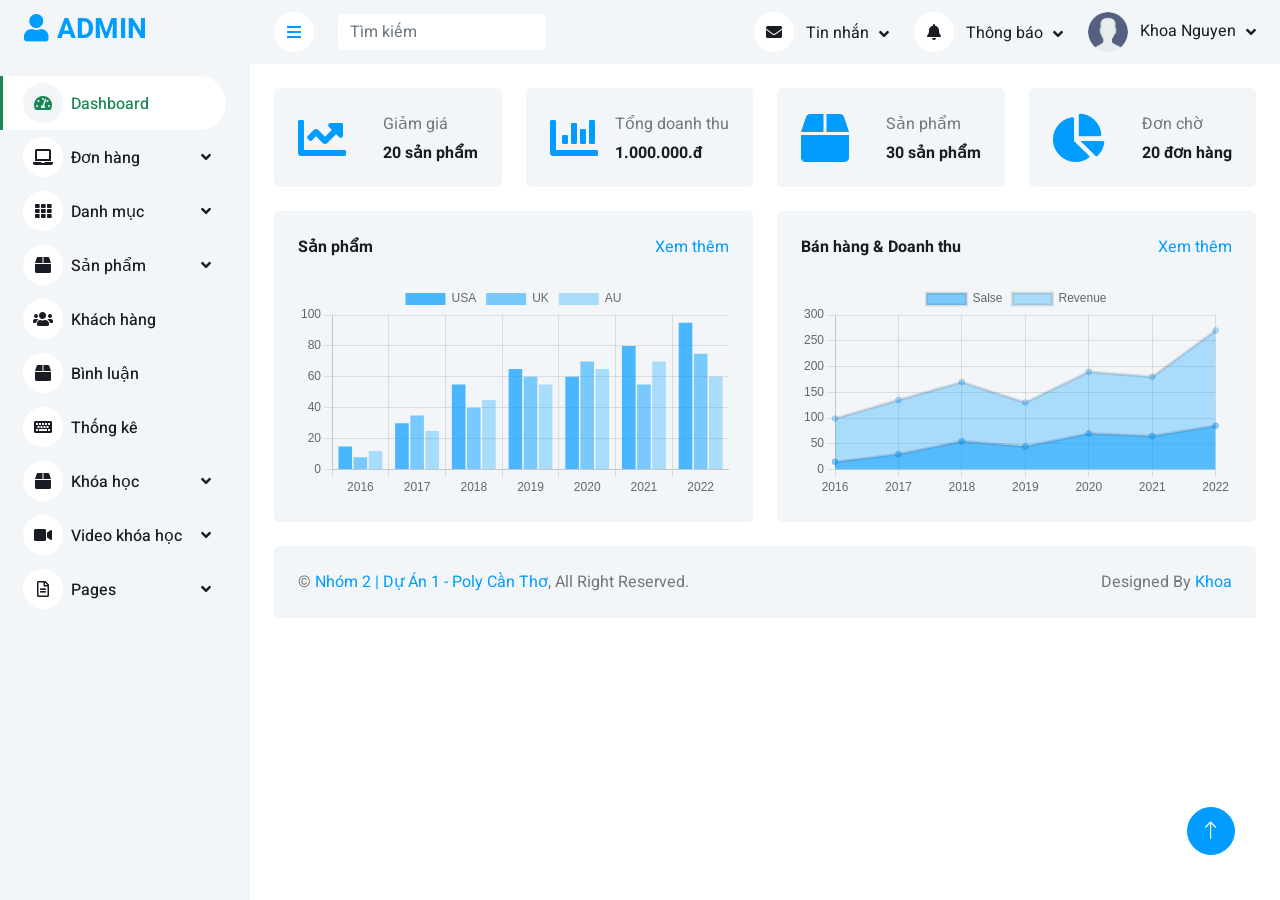
<file: admin/public_admin/index.html>
<!DOCTYPE html>
<html lang="en">

<head>
    <meta charset="utf-8">
    <title>DASHMIN - Bootstrap Admin Template</title>
    <meta content="width=device-width, initial-scale=1.0" name="viewport">
    <meta content="" name="keywords">
    <meta content="" name="description">

    <!-- Favicon -->
    <link href="img/favicon.ico" rel="icon">

    <!-- Google Web Fonts -->
    <link rel="preconnect" href="https://fonts.googleapis.com">
    <link rel="preconnect" href="https://fonts.gstatic.com" crossorigin>
    <link href="https://fonts.googleapis.com/css2?family=Heebo:wght@400;500;600;700&display=swap" rel="stylesheet">
    
    <!-- Icon Font Stylesheet -->
    <link href="https://cdnjs.cloudflare.com/ajax/libs/font-awesome/5.10.0/css/all.min.css" rel="stylesheet">
    <link href="https://cdn.jsdelivr.net/npm/bootstrap-icons@1.4.1/font/bootstrap-icons.css" rel="stylesheet">

    <!-- Libraries Stylesheet -->
    <link href="lib/owlcarousel/assets/owl.carousel.min.css" rel="stylesheet">
    <link href="lib/tempusdominus/css/tempusdominus-bootstrap-4.min.css" rel="stylesheet" />

    <!-- Customized Bootstrap Stylesheet -->
    <link href="css/bootstrap.min.css" rel="stylesheet">

    <!-- Template Stylesheet -->
    <link href="css/style.css" rel="stylesheet">
</head>

<body>
    <div class="container-xxl position-relative bg-white d-flex p-0">
        <!-- Spinner Start -->
        <div id="spinner" class="show bg-white position-fixed translate-middle w-100 vh-100 top-50 start-50 d-flex align-items-center justify-content-center">
            <div class="spinner-border text-primary" style="width: 3rem; height: 3rem;" role="status">
                <span class="sr-only">Loading...</span>
            </div>
        </div>
        <!-- Spinner End -->


        <!-- Sidebar Start -->
        <div class="sidebar pe-4 pb-3">
            <nav class="navbar bg-light navbar-light">
                <a href="index.html" class="navbar-brand mx-4 mb-3">
                    <h3 class="text-primary"><i class="fa fa fa-user me-2"></i>ADMIN</h3>
                </a>
                <!-- <div class="d-flex align-items-center ms-4 mb-4">
                    <div class="position-relative">
                        <img class="rounded-circle" src="img/user-default.png" alt="" style="width: 40px; height: 40px;">
                        <div class="bg-success rounded-circle border border-2 border-white position-absolute end-0 bottom-0 p-1"></div>
                    </div>
                    <div class="ms-3">
                        <h6 class="mb-0">Hoàng Nam</h6>
                        <span>Admin</span>
                    </div>
                </div> -->
                <div class="navbar-nav w-100">
                    <a href="index.html" class="nav-item nav-link active"><i class="fa fa-tachometer-alt me-2"></i>Dashboard</a>
                    <div class="nav-item dropdown">
                        <a href="#" class="nav-link dropdown-toggle" data-bs-toggle="dropdown"><i class="fa fa-laptop me-2"></i>Đơn hàng</a>
                        <div class="dropdown-menu bg-transparent border-0">
                            <a href="#1" class="dropdown-item">Đơn chờ</a>
                            <a href="#1" class="dropdown-item">Tất cả đơn</a>
                            <a href="#1" class="dropdown-item">Đã hủy</a>
                        </div>
                    </div>
                    
                    <div class="nav-item dropdown">
                        <a href="#" class="nav-link dropdown-toggle" data-bs-toggle="dropdown"><i class="fa fa-th me-2"></i>Danh mục</a>
                        <div class="dropdown-menu bg-transparent border-0">
                            <a href="#1" class="dropdown-item">Thêm mới</a>
                            <a href="#1" class="dropdown-item">Tất cả</a>
                            
                        </div>
                    </div>
                    <div class="nav-item dropdown">
                        <a href="#" class="nav-link dropdown-toggle" data-bs-toggle="dropdown"><i class="fas fa-box me-2"></i>Sản phẩm</a>
                        <div class="dropdown-menu bg-transparent border-0">
                            <a href="#1" class="dropdown-item">Thêm mới</a>
                            <a href="#1" class="dropdown-item">Tất cả</a>
                            
                        </div>
                    </div>
                    <a href="#1" class="nav-item nav-link"><i class="fas fa-users me-2"></i>Khách hàng</a>
                    <a href="#1" class="nav-item nav-link"><i class="fas fa-box me-2"></i>Bình luận</a>
                    <a href="#1" class="nav-item nav-link"><i class="fa fa-keyboard me-2"></i>Thống kê</a>
                    
                    <div class="nav-item dropdown">
                        <a href="#" class="nav-link dropdown-toggle" data-bs-toggle="dropdown"><i class="fas fa-box me-2"></i>Khóa học</a>
                        <div class="dropdown-menu bg-transparent border-0">
                            <a href="#1" class="dropdown-item">Tất cả khóa học</a>
                            <a href="#1" class="dropdown-item">Thêm mới</a>
                            
                        </div>
                    </div>
                    <div class="nav-item dropdown">
                        <a href="#" class="nav-link dropdown-toggle" data-bs-toggle="dropdown"><i class="fas fa-video me-2"></i>Video khóa học</a>
                        <div class="dropdown-menu bg-transparent border-0">
                            <a href="#1" class="dropdown-item">Tất cả videoc</a>
                            <a href="#1" class="dropdown-item">Thêm mới</a>
                            
                        </div>
                    </div>
                    
                    <div class="nav-item dropdown">
                        <a href="#" class="nav-link dropdown-toggle" data-bs-toggle="dropdown"><i class="far fa-file-alt me-2"></i>Pages</a>
                        <div class="dropdown-menu bg-transparent border-0">
                            <a href="signin.html" class="dropdown-item">Sign In</a>
                            <a href="signup.html" class="dropdown-item">Sign Up</a>
                            <a href="404.html" class="dropdown-item">404 Error</a>
                            <a href="blank.html" class="dropdown-item">Blank Page</a>
                        </div>
                    </div>
                </div>
            </nav>
        </div>
        <!-- Sidebar End -->


        <!-- Content Start -->
        <div class="content">
            <!-- Navbar Start -->
            <nav class="navbar navbar-expand bg-light navbar-light sticky-top px-4 py-0">
                <a href="index.html" class="navbar-brand d-flex d-lg-none me-4">
                    <h2 class="text-primary mb-0"><i class="fa fa-hashtag"></i></h2>
                </a>
                <a href="#" class="sidebar-toggler flex-shrink-0">
                    <i class="fa fa-bars"></i>
                </a>
                <form class="d-none d-md-flex ms-4">
                    <input class="form-control border-0" type="search" placeholder="Tìm kiếm">
                </form>
                <div class="navbar-nav align-items-center ms-auto">
                    <div class="nav-item dropdown">
                        <a href="#" class="nav-link dropdown-toggle" data-bs-toggle="dropdown">
                            <i class="fa fa-envelope me-lg-2"></i>
                            <span class="d-none d-lg-inline-flex">Tin nhắn</span>
                        </a>
                        <div class="dropdown-menu dropdown-menu-end bg-light border-0 rounded-0 rounded-bottom m-0">
                            <a href="#" class="dropdown-item">
                                <div class="d-flex align-items-center">
                                    <img class="rounded-circle" src="img/user-default.png" alt="" style="width: 40px; height: 40px;">
                                    <div class="ms-2">
                                        <h6 class="fw-normal mb-0">hello everyone</h6>
                                        <small>15 phút trước</small>
                                    </div>
                                </div>
                            </a>
                            <hr class="dropdown-divider">
                            
                            <a href="#" class="dropdown-item text-center">Xem tất cả</a>
                        </div>
                    </div>
                    <div class="nav-item dropdown">
                        <a href="#" class="nav-link dropdown-toggle" data-bs-toggle="dropdown">
                            <i class="fa fa-bell me-lg-2"></i>
                            <span class="d-none d-lg-inline-flex">Thông báo</span>
                        </a>
                        <div class="dropdown-menu dropdown-menu-end bg-light border-0 rounded-0 rounded-bottom m-0">
                            <a href="#" class="dropdown-item">
                                <h6 class="fw-normal mb-0">Profile updated</h6>
                                <small>15 minutes ago</small>
                            </a>
                            <hr class="dropdown-divider">
                            
                            <a href="#" class="dropdown-item text-center">Xem tất cả</a>
                        </div>
                    </div>
                    <div class="nav-item dropdown">
                        <a href="#" class="nav-link dropdown-toggle" data-bs-toggle="dropdown">
                            <img class="rounded-circle me-lg-2" src="img/user-default.png" alt="" style="width: 40px; height: 40px;">
                            <span class="d-none d-lg-inline-flex">Khoa Nguyen</span>
                        </a>
                        <div class="dropdown-menu dropdown-menu-end bg-light border-0 rounded-0 rounded-bottom m-0">
                            <a href="#" class="dropdown-item">My Profile</a>
                            <a href="#" class="dropdown-item">Settings</a>
                            <a href="#" class="dropdown-item">Log Out</a>
                        </div>
                    </div>
                </div>
            </nav>
            <!-- Navbar End -->

            <!-- Conntent start -->


            <!-- Sale & Revenue Start -->
            <div class="container-fluid pt-4 px-4">
                <div class="row g-4">
                    <div class="col-sm-6 col-xl-3">
                        <div class="bg-light rounded d-flex align-items-center justify-content-between p-4">
                            <i class="fa fa-chart-line fa-3x text-primary"></i>
                            <div class="ms-3">
                                <p class="mb-2">Giảm giá</p>
                                <h6 class="mb-0">20 sản phẩm</h6>
                            </div>
                        </div>
                    </div>
                    <div class="col-sm-6 col-xl-3">
                        <div class="bg-light rounded d-flex align-items-center justify-content-between p-4">
                            <i class="fa fa-chart-bar fa-3x text-primary"></i>
                            <div class="ms-3">
                                <p class="mb-2">Tổng doanh thu</p>
                                <h6 class="mb-0">1.000.000.đ</h6>
                            </div>
                        </div>
                    </div>
                    <div class="col-sm-6 col-xl-3">
                        <div class="bg-light rounded d-flex align-items-center justify-content-between p-4">
                            <i class="fas fa-box fa-3x text-primary"></i>
                            <div class="ms-3">
                                <p class="mb-2">Sản phẩm</p>
                                <h6 class="mb-0">30 sản phẩm</h6>
                            </div>
                        </div>
                    </div>
                    <div class="col-sm-6 col-xl-3">
                        <div class="bg-light rounded d-flex align-items-center justify-content-between p-4">
                            <i class="fa fa-chart-pie fa-3x text-primary"></i>
                            <div class="ms-3">
                                <p class="mb-2">Đơn chờ</p>
                                <h6 class="mb-0">20 đơn hàng</h6>
                            </div>
                        </div>
                    </div>
                </div>
            </div>
            <!-- Sale & Revenue End -->


            <!-- Sales Chart Start -->
            <div class="container-fluid pt-4 px-4">
                <div class="row g-4">
                    <div class="col-sm-12 col-xl-6">
                        <div class="bg-light text-center rounded p-4">
                            <div class="d-flex align-items-center justify-content-between mb-4">
                                <h6 class="mb-0">Sản phẩm</h6>
                                <a href="">Xem thêm</a>
                            </div>
                            <canvas id="worldwide-sales"></canvas>
                        </div>
                    </div>
                    <div class="col-sm-12 col-xl-6">
                        <div class="bg-light text-center rounded p-4">
                            <div class="d-flex align-items-center justify-content-between mb-4">
                                <h6 class="mb-0">Bán hàng & Doanh thu</h6>
                                <a href="">Xem thêm</a>
                            </div>
                            <canvas id="salse-revenue"></canvas>
                        </div>
                    </div>
                </div>
            </div>
            <!-- Sales Chart End -->

            
            <!-- Conntent end -->


            <!-- Footer Start -->
            <div class="container-fluid pt-4 px-4">
                <div class="bg-light rounded-top p-4">
                    <div class="row">
                        <div class="col-12 col-sm-6 text-center text-sm-start">
                            &copy; <a href="#">Nhóm 2 | Dự Án 1 - Poly Cần Thơ</a>, All Right Reserved. 
                        </div>
                        <div class="col-12 col-sm-6 text-center text-sm-end">
                            
                            Designed By <a href="#1">Khoa</a>
                        </br>
                        <a class="border-bottom" href="#1" target="_blank"></a>
                        </div>
                    </div>
                </div>
            </div>
            <!-- Footer End -->
        </div>
        <!-- Content End -->


        <!-- Back to Top -->
        <a href="#" class="btn btn-lg btn-primary btn-lg-square back-to-top"><i class="bi bi-arrow-up"></i></a>
    </div>

    <!-- JavaScript Libraries -->
    <script src="https://code.jquery.com/jquery-3.4.1.min.js"></script>
    <script src="https://cdn.jsdelivr.net/npm/bootstrap@5.0.0/dist/js/bootstrap.bundle.min.js"></script>
    <script src="lib/chart/chart.min.js"></script>
    <script src="lib/easing/easing.min.js"></script>
    <script src="lib/waypoints/waypoints.min.js"></script>
    <script src="lib/owlcarousel/owl.carousel.min.js"></script>
    <script src="lib/tempusdominus/js/moment.min.js"></script>
    <script src="lib/tempusdominus/js/moment-timezone.min.js"></script>
    <script src="lib/tempusdominus/js/tempusdominus-bootstrap-4.min.js"></script>

    <!-- Template Javascript -->
    <script src="js/main.js"></script>
</body>

</html>
</file>
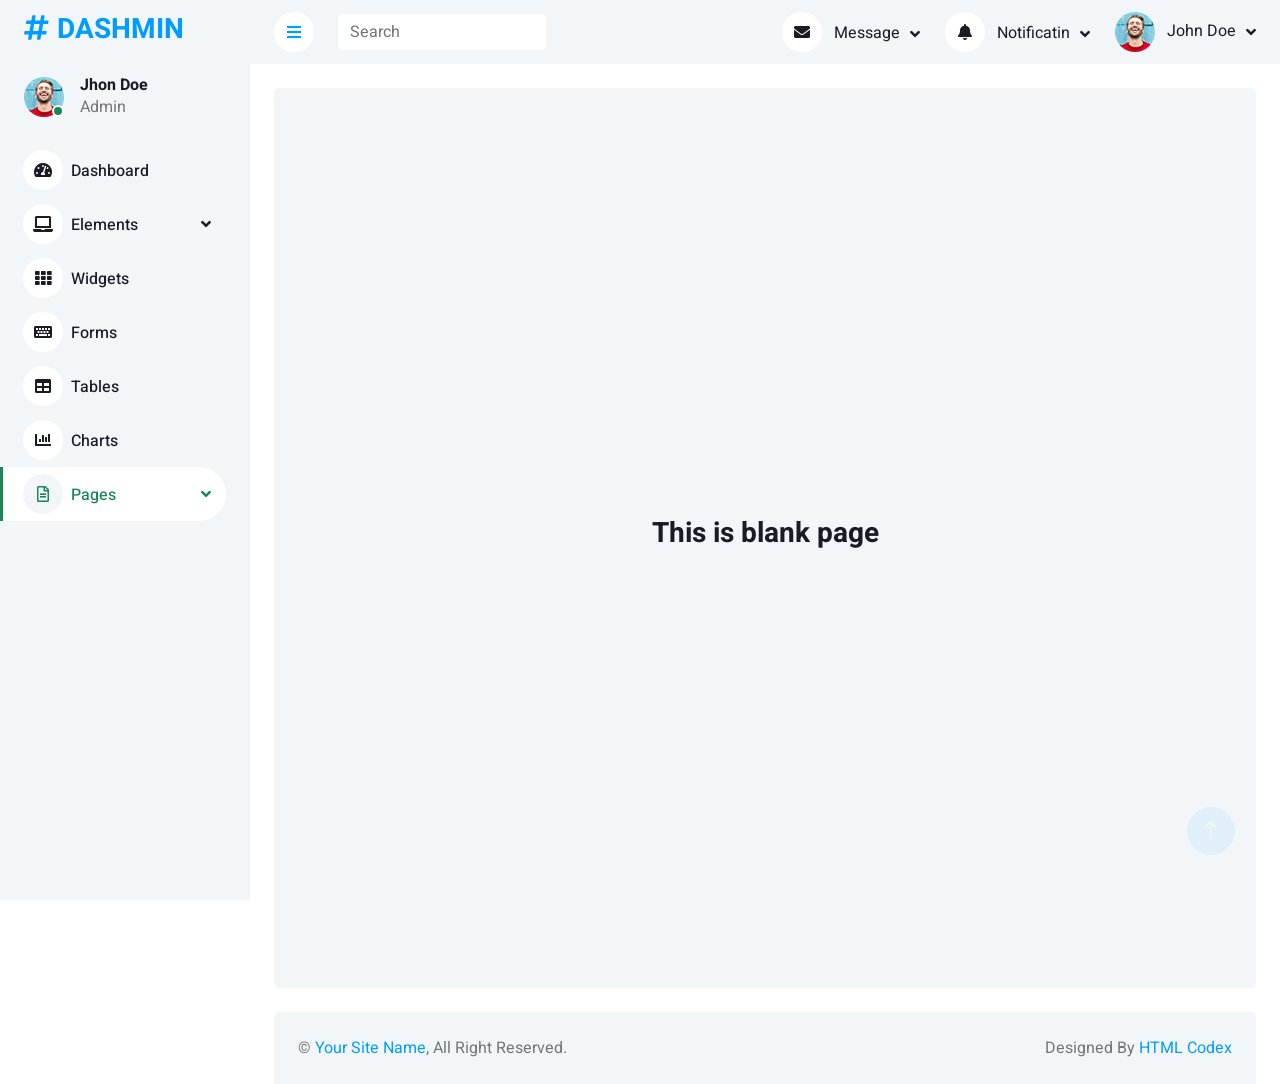
<file: admin/public_admin/blank.html>
<!DOCTYPE html>
<html lang="en">

<head>
    <meta charset="utf-8">
    <title>DASHMIN - Bootstrap Admin Template</title>
    <meta content="width=device-width, initial-scale=1.0" name="viewport">
    <meta content="" name="keywords">
    <meta content="" name="description">

    <!-- Favicon -->
    <link href="img/favicon.ico" rel="icon">

    <!-- Google Web Fonts -->
    <link rel="preconnect" href="https://fonts.googleapis.com">
    <link rel="preconnect" href="https://fonts.gstatic.com" crossorigin>
    <link href="https://fonts.googleapis.com/css2?family=Heebo:wght@400;500;600;700&display=swap" rel="stylesheet">
    
    <!-- Icon Font Stylesheet -->
    <link href="https://cdnjs.cloudflare.com/ajax/libs/font-awesome/5.10.0/css/all.min.css" rel="stylesheet">
    <link href="https://cdn.jsdelivr.net/npm/bootstrap-icons@1.4.1/font/bootstrap-icons.css" rel="stylesheet">

    <!-- Libraries Stylesheet -->
    <link href="lib/owlcarousel/assets/owl.carousel.min.css" rel="stylesheet">
    <link href="lib/tempusdominus/css/tempusdominus-bootstrap-4.min.css" rel="stylesheet" />

    <!-- Customized Bootstrap Stylesheet -->
    <link href="css/bootstrap.min.css" rel="stylesheet">

    <!-- Template Stylesheet -->
    <link href="css/style.css" rel="stylesheet">
</head>

<body>
    <div class="container-xxl position-relative bg-white d-flex p-0">
        <!-- Spinner Start -->
        <div id="spinner" class="show bg-white position-fixed translate-middle w-100 vh-100 top-50 start-50 d-flex align-items-center justify-content-center">
            <div class="spinner-border text-primary" style="width: 3rem; height: 3rem;" role="status">
                <span class="sr-only">Loading...</span>
            </div>
        </div>
        <!-- Spinner End -->


        <!-- Sidebar Start -->
        <div class="sidebar pe-4 pb-3">
            <nav class="navbar bg-light navbar-light">
                <a href="index.html" class="navbar-brand mx-4 mb-3">
                    <h3 class="text-primary"><i class="fa fa-hashtag me-2"></i>DASHMIN</h3>
                </a>
                <div class="d-flex align-items-center ms-4 mb-4">
                    <div class="position-relative">
                        <img class="rounded-circle" src="img/user.jpg" alt="" style="width: 40px; height: 40px;">
                        <div class="bg-success rounded-circle border border-2 border-white position-absolute end-0 bottom-0 p-1"></div>
                    </div>
                    <div class="ms-3">
                        <h6 class="mb-0">Jhon Doe</h6>
                        <span>Admin</span>
                    </div>
                </div>
                <div class="navbar-nav w-100">
                    <a href="index.html" class="nav-item nav-link"><i class="fa fa-tachometer-alt me-2"></i>Dashboard</a>
                    <div class="nav-item dropdown">
                        <a href="#" class="nav-link dropdown-toggle" data-bs-toggle="dropdown"><i class="fa fa-laptop me-2"></i>Elements</a>
                        <div class="dropdown-menu bg-transparent border-0">
                            <a href="button.html" class="dropdown-item">Buttons</a>
                            <a href="typography.html" class="dropdown-item">Typography</a>
                            <a href="element.html" class="dropdown-item">Other Elements</a>
                        </div>
                    </div>
                    <a href="widget.html" class="nav-item nav-link"><i class="fa fa-th me-2"></i>Widgets</a>
                    <a href="form.html" class="nav-item nav-link"><i class="fa fa-keyboard me-2"></i>Forms</a>
                    <a href="table.html" class="nav-item nav-link"><i class="fa fa-table me-2"></i>Tables</a>
                    <a href="chart.html" class="nav-item nav-link"><i class="fa fa-chart-bar me-2"></i>Charts</a>
                    <div class="nav-item dropdown">
                        <a href="#" class="nav-link dropdown-toggle active" data-bs-toggle="dropdown"><i class="far fa-file-alt me-2"></i>Pages</a>
                        <div class="dropdown-menu bg-transparent border-0">
                            <a href="signin.html" class="dropdown-item">Sign In</a>
                            <a href="signup.html" class="dropdown-item">Sign Up</a>
                            <a href="404.html" class="dropdown-item">404 Error</a>
                            <a href="blank.html" class="dropdown-item active">Blank Page</a>
                        </div>
                    </div>
                </div>
            </nav>
        </div>
        <!-- Sidebar End -->


        <!-- Content Start -->
        <div class="content">
            <!-- Navbar Start -->
            <nav class="navbar navbar-expand bg-light navbar-light sticky-top px-4 py-0">
                <a href="index.html" class="navbar-brand d-flex d-lg-none me-4">
                    <h2 class="text-primary mb-0"><i class="fa fa-hashtag"></i></h2>
                </a>
                <a href="#" class="sidebar-toggler flex-shrink-0">
                    <i class="fa fa-bars"></i>
                </a>
                <form class="d-none d-md-flex ms-4">
                    <input class="form-control border-0" type="search" placeholder="Search">
                </form>
                <div class="navbar-nav align-items-center ms-auto">
                    <div class="nav-item dropdown">
                        <a href="#" class="nav-link dropdown-toggle" data-bs-toggle="dropdown">
                            <i class="fa fa-envelope me-lg-2"></i>
                            <span class="d-none d-lg-inline-flex">Message</span>
                        </a>
                        <div class="dropdown-menu dropdown-menu-end bg-light border-0 rounded-0 rounded-bottom m-0">
                            <a href="#" class="dropdown-item">
                                <div class="d-flex align-items-center">
                                    <img class="rounded-circle" src="img/user.jpg" alt="" style="width: 40px; height: 40px;">
                                    <div class="ms-2">
                                        <h6 class="fw-normal mb-0">Jhon send you a message</h6>
                                        <small>15 minutes ago</small>
                                    </div>
                                </div>
                            </a>
                            <hr class="dropdown-divider">
                            <a href="#" class="dropdown-item">
                                <div class="d-flex align-items-center">
                                    <img class="rounded-circle" src="img/user.jpg" alt="" style="width: 40px; height: 40px;">
                                    <div class="ms-2">
                                        <h6 class="fw-normal mb-0">Jhon send you a message</h6>
                                        <small>15 minutes ago</small>
                                    </div>
                                </div>
                            </a>
                            <hr class="dropdown-divider">
                            <a href="#" class="dropdown-item">
                                <div class="d-flex align-items-center">
                                    <img class="rounded-circle" src="img/user.jpg" alt="" style="width: 40px; height: 40px;">
                                    <div class="ms-2">
                                        <h6 class="fw-normal mb-0">Jhon send you a message</h6>
                                        <small>15 minutes ago</small>
                                    </div>
                                </div>
                            </a>
                            <hr class="dropdown-divider">
                            <a href="#" class="dropdown-item text-center">See all message</a>
                        </div>
                    </div>
                    <div class="nav-item dropdown">
                        <a href="#" class="nav-link dropdown-toggle" data-bs-toggle="dropdown">
                            <i class="fa fa-bell me-lg-2"></i>
                            <span class="d-none d-lg-inline-flex">Notificatin</span>
                        </a>
                        <div class="dropdown-menu dropdown-menu-end bg-light border-0 rounded-0 rounded-bottom m-0">
                            <a href="#" class="dropdown-item">
                                <h6 class="fw-normal mb-0">Profile updated</h6>
                                <small>15 minutes ago</small>
                            </a>
                            <hr class="dropdown-divider">
                            <a href="#" class="dropdown-item">
                                <h6 class="fw-normal mb-0">New user added</h6>
                                <small>15 minutes ago</small>
                            </a>
                            <hr class="dropdown-divider">
                            <a href="#" class="dropdown-item">
                                <h6 class="fw-normal mb-0">Password changed</h6>
                                <small>15 minutes ago</small>
                            </a>
                            <hr class="dropdown-divider">
                            <a href="#" class="dropdown-item text-center">See all notifications</a>
                        </div>
                    </div>
                    <div class="nav-item dropdown">
                        <a href="#" class="nav-link dropdown-toggle" data-bs-toggle="dropdown">
                            <img class="rounded-circle me-lg-2" src="img/user.jpg" alt="" style="width: 40px; height: 40px;">
                            <span class="d-none d-lg-inline-flex">John Doe</span>
                        </a>
                        <div class="dropdown-menu dropdown-menu-end bg-light border-0 rounded-0 rounded-bottom m-0">
                            <a href="#" class="dropdown-item">My Profile</a>
                            <a href="#" class="dropdown-item">Settings</a>
                            <a href="#" class="dropdown-item">Log Out</a>
                        </div>
                    </div>
                </div>
            </nav>
            <!-- Navbar End -->


            <!-- Blank Start -->
            <div class="container-fluid pt-4 px-4">
                <div class="row vh-100 bg-light rounded align-items-center justify-content-center mx-0">
                    <div class="col-md-6 text-center">
                        <h3>This is blank page</h3>
                    </div>
                </div>
            </div>
            <!-- Blank End -->


            <!-- Footer Start -->
            <div class="container-fluid pt-4 px-4">
                <div class="bg-light rounded-top p-4">
                    <div class="row">
                        <div class="col-12 col-sm-6 text-center text-sm-start">
                            &copy; <a href="#">Your Site Name</a>, All Right Reserved. 
                        </div>
                        <div class="col-12 col-sm-6 text-center text-sm-end">
                            <!--/*** This template is free as long as you keep the footer author’s credit link/attribution link/backlink. If you'd like to use the template without the footer author’s credit link/attribution link/backlink, you can purchase the Credit Removal License from "https://htmlcodex.com/credit-removal". Thank you for your support. ***/-->
                            Designed By <a href="https://htmlcodex.com">HTML Codex</a>
                        </div>
                    </div>
                </div>
            </div>
            <!-- Footer End -->
        </div>
        <!-- Content End -->


        <!-- Back to Top -->
        <a href="#" class="btn btn-lg btn-primary btn-lg-square back-to-top"><i class="bi bi-arrow-up"></i></a>
    </div>

    <!-- JavaScript Libraries -->
    <script src="https://code.jquery.com/jquery-3.4.1.min.js"></script>
    <script src="https://cdn.jsdelivr.net/npm/bootstrap@5.0.0/dist/js/bootstrap.bundle.min.js"></script>
    <script src="lib/chart/chart.min.js"></script>
    <script src="lib/easing/easing.min.js"></script>
    <script src="lib/waypoints/waypoints.min.js"></script>
    <script src="lib/owlcarousel/owl.carousel.min.js"></script>
    <script src="lib/tempusdominus/js/moment.min.js"></script>
    <script src="lib/tempusdominus/js/moment-timezone.min.js"></script>
    <script src="lib/tempusdominus/js/tempusdominus-bootstrap-4.min.js"></script>

    <!-- Template Javascript -->
    <script src="js/main.js"></script>
</body>

</html>
</file>
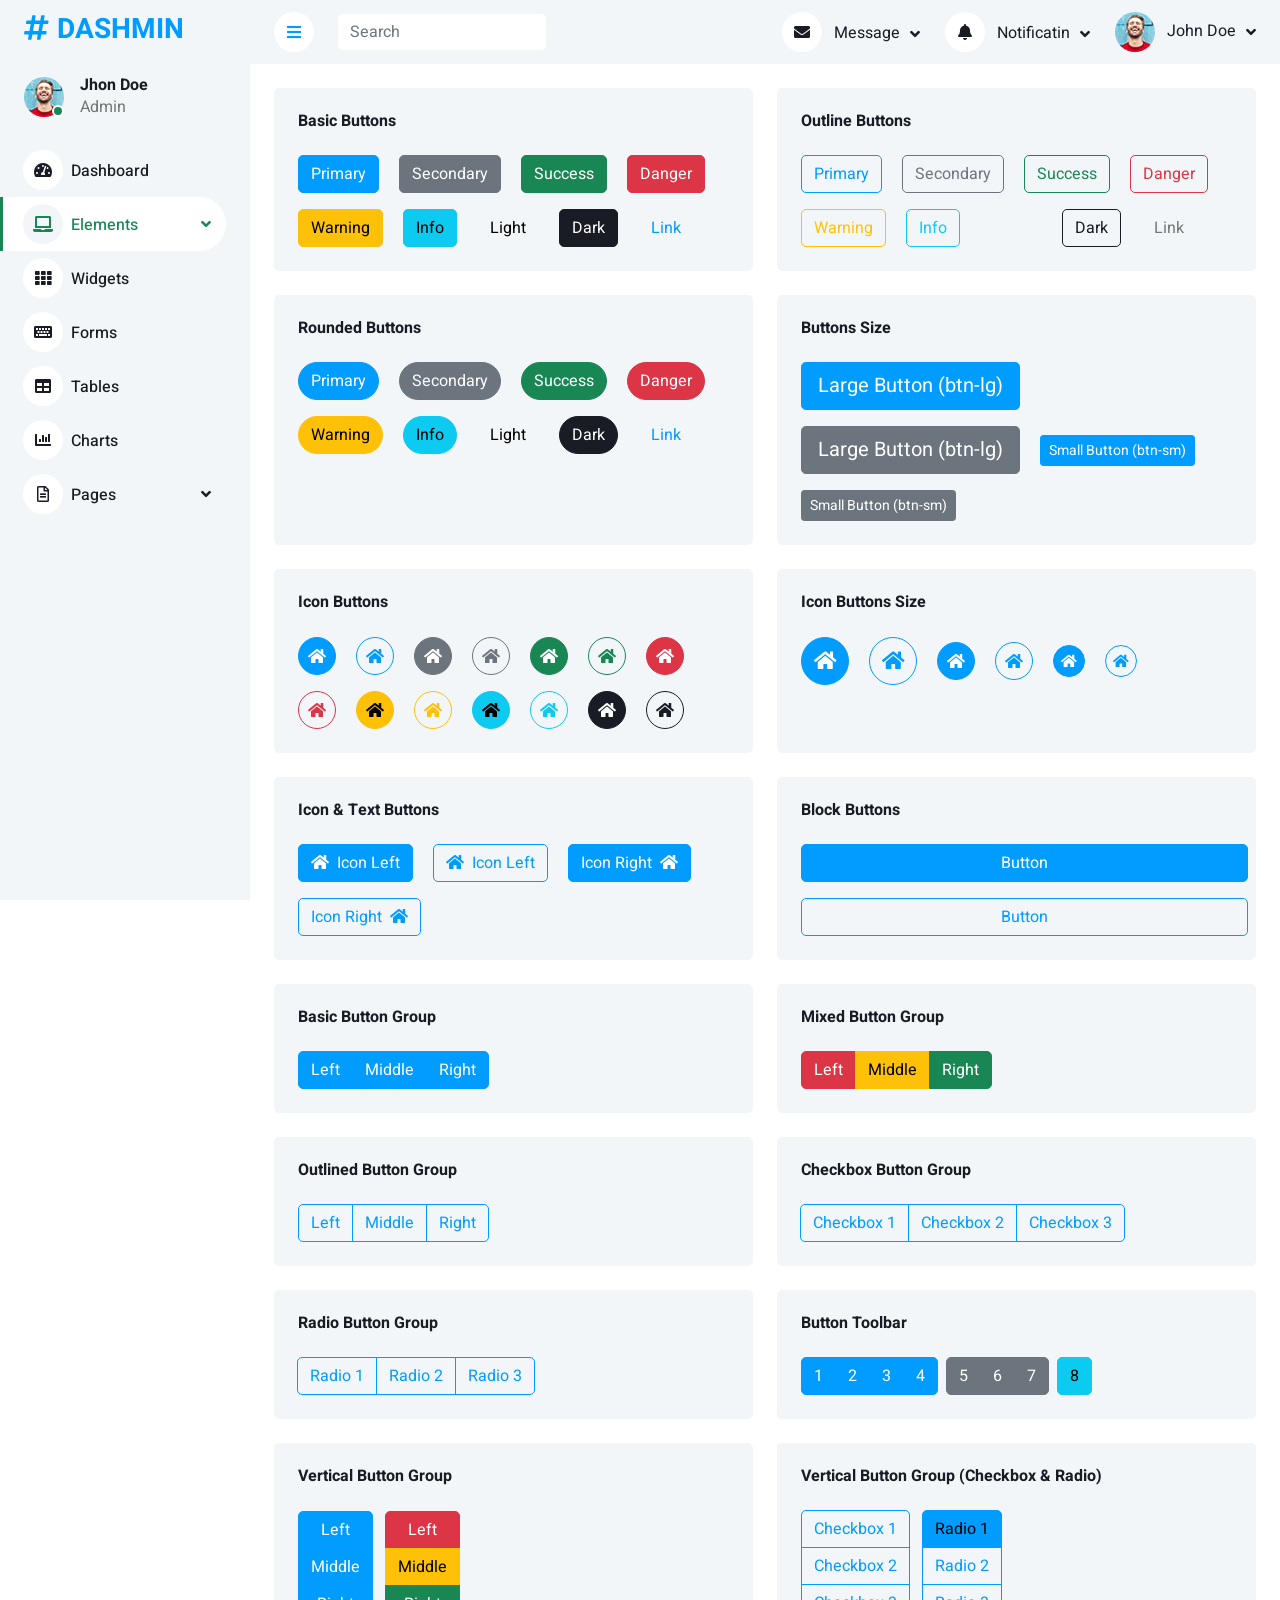
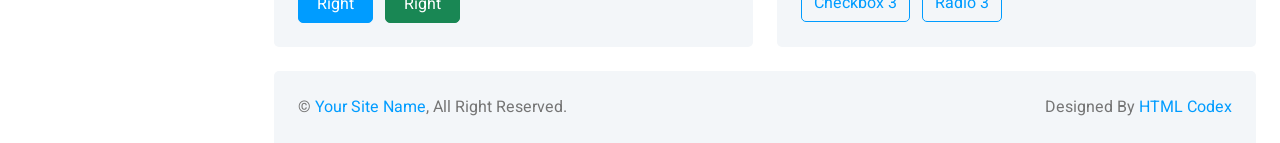
<file: admin/public_admin/button.html>
<!DOCTYPE html>
<html lang="en">

<head>
    <meta charset="utf-8">
    <title>DASHMIN - Bootstrap Admin Template</title>
    <meta content="width=device-width, initial-scale=1.0" name="viewport">
    <meta content="" name="keywords">
    <meta content="" name="description">

    <!-- Favicon -->
    <link href="img/favicon.ico" rel="icon">

    <!-- Google Web Fonts -->
    <link rel="preconnect" href="https://fonts.googleapis.com">
    <link rel="preconnect" href="https://fonts.gstatic.com" crossorigin>
    <link href="https://fonts.googleapis.com/css2?family=Heebo:wght@400;500;600;700&display=swap" rel="stylesheet">
    
    <!-- Icon Font Stylesheet -->
    <link href="https://cdnjs.cloudflare.com/ajax/libs/font-awesome/5.10.0/css/all.min.css" rel="stylesheet">
    <link href="https://cdn.jsdelivr.net/npm/bootstrap-icons@1.4.1/font/bootstrap-icons.css" rel="stylesheet">

    <!-- Libraries Stylesheet -->
    <link href="lib/owlcarousel/assets/owl.carousel.min.css" rel="stylesheet">
    <link href="lib/tempusdominus/css/tempusdominus-bootstrap-4.min.css" rel="stylesheet" />

    <!-- Customized Bootstrap Stylesheet -->
    <link href="css/bootstrap.min.css" rel="stylesheet">

    <!-- Template Stylesheet -->
    <link href="css/style.css" rel="stylesheet">
</head>

<body>
    <div class="container-xxl position-relative bg-white d-flex p-0">
        <!-- Spinner Start -->
        <div id="spinner" class="show bg-white position-fixed translate-middle w-100 vh-100 top-50 start-50 d-flex align-items-center justify-content-center">
            <div class="spinner-border text-primary" style="width: 3rem; height: 3rem;" role="status">
                <span class="sr-only">Loading...</span>
            </div>
        </div>
        <!-- Spinner End -->


        <!-- Sidebar Start -->
        <div class="sidebar pe-4 pb-3">
            <nav class="navbar bg-light navbar-light">
                <a href="index.html" class="navbar-brand mx-4 mb-3">
                    <h3 class="text-primary"><i class="fa fa-hashtag me-2"></i>DASHMIN</h3>
                </a>
                <div class="d-flex align-items-center ms-4 mb-4">
                    <div class="position-relative">
                        <img class="rounded-circle" src="img/user.jpg" alt="" style="width: 40px; height: 40px;">
                        <div class="bg-success rounded-circle border border-2 border-white position-absolute end-0 bottom-0 p-1"></div>
                    </div>
                    <div class="ms-3">
                        <h6 class="mb-0">Jhon Doe</h6>
                        <span>Admin</span>
                    </div>
                </div>
                <div class="navbar-nav w-100">
                    <a href="index.html" class="nav-item nav-link"><i class="fa fa-tachometer-alt me-2"></i>Dashboard</a>
                    <div class="nav-item dropdown">
                        <a href="#" class="nav-link dropdown-toggle active" data-bs-toggle="dropdown"><i class="fa fa-laptop me-2"></i>Elements</a>
                        <div class="dropdown-menu bg-transparent border-0">
                            <a href="button.html" class="dropdown-item active">Buttons</a>
                            <a href="typography.html" class="dropdown-item">Typography</a>
                            <a href="element.html" class="dropdown-item">Other Elements</a>
                        </div>
                    </div>
                    <a href="widget.html" class="nav-item nav-link"><i class="fa fa-th me-2"></i>Widgets</a>
                    <a href="form.html" class="nav-item nav-link"><i class="fa fa-keyboard me-2"></i>Forms</a>
                    <a href="table.html" class="nav-item nav-link"><i class="fa fa-table me-2"></i>Tables</a>
                    <a href="chart.html" class="nav-item nav-link"><i class="fa fa-chart-bar me-2"></i>Charts</a>
                    <div class="nav-item dropdown">
                        <a href="#" class="nav-link dropdown-toggle" data-bs-toggle="dropdown"><i class="far fa-file-alt me-2"></i>Pages</a>
                        <div class="dropdown-menu bg-transparent border-0">
                            <a href="signin.html" class="dropdown-item">Sign In</a>
                            <a href="signup.html" class="dropdown-item">Sign Up</a>
                            <a href="404.html" class="dropdown-item">404 Error</a>
                            <a href="blank.html" class="dropdown-item">Blank Page</a>
                        </div>
                    </div>
                </div>
            </nav>
        </div>
        <!-- Sidebar End -->


        <!-- Content Start -->
        <div class="content">
            <!-- Navbar Start -->
            <nav class="navbar navbar-expand bg-light navbar-light sticky-top px-4 py-0">
                <a href="index.html" class="navbar-brand d-flex d-lg-none me-4">
                    <h2 class="text-primary mb-0"><i class="fa fa-hashtag"></i></h2>
                </a>
                <a href="#" class="sidebar-toggler flex-shrink-0">
                    <i class="fa fa-bars"></i>
                </a>
                <form class="d-none d-md-flex ms-4">
                    <input class="form-control border-0" type="search" placeholder="Search">
                </form>
                <div class="navbar-nav align-items-center ms-auto">
                    <div class="nav-item dropdown">
                        <a href="#" class="nav-link dropdown-toggle" data-bs-toggle="dropdown">
                            <i class="fa fa-envelope me-lg-2"></i>
                            <span class="d-none d-lg-inline-flex">Message</span>
                        </a>
                        <div class="dropdown-menu dropdown-menu-end bg-light border-0 rounded-0 rounded-bottom m-0">
                            <a href="#" class="dropdown-item">
                                <div class="d-flex align-items-center">
                                    <img class="rounded-circle" src="img/user.jpg" alt="" style="width: 40px; height: 40px;">
                                    <div class="ms-2">
                                        <h6 class="fw-normal mb-0">Jhon send you a message</h6>
                                        <small>15 minutes ago</small>
                                    </div>
                                </div>
                            </a>
                            <hr class="dropdown-divider">
                            <a href="#" class="dropdown-item">
                                <div class="d-flex align-items-center">
                                    <img class="rounded-circle" src="img/user.jpg" alt="" style="width: 40px; height: 40px;">
                                    <div class="ms-2">
                                        <h6 class="fw-normal mb-0">Jhon send you a message</h6>
                                        <small>15 minutes ago</small>
                                    </div>
                                </div>
                            </a>
                            <hr class="dropdown-divider">
                            <a href="#" class="dropdown-item">
                                <div class="d-flex align-items-center">
                                    <img class="rounded-circle" src="img/user.jpg" alt="" style="width: 40px; height: 40px;">
                                    <div class="ms-2">
                                        <h6 class="fw-normal mb-0">Jhon send you a message</h6>
                                        <small>15 minutes ago</small>
                                    </div>
                                </div>
                            </a>
                            <hr class="dropdown-divider">
                            <a href="#" class="dropdown-item text-center">See all message</a>
                        </div>
                    </div>
                    <div class="nav-item dropdown">
                        <a href="#" class="nav-link dropdown-toggle" data-bs-toggle="dropdown">
                            <i class="fa fa-bell me-lg-2"></i>
                            <span class="d-none d-lg-inline-flex">Notificatin</span>
                        </a>
                        <div class="dropdown-menu dropdown-menu-end bg-light border-0 rounded-0 rounded-bottom m-0">
                            <a href="#" class="dropdown-item">
                                <h6 class="fw-normal mb-0">Profile updated</h6>
                                <small>15 minutes ago</small>
                            </a>
                            <hr class="dropdown-divider">
                            <a href="#" class="dropdown-item">
                                <h6 class="fw-normal mb-0">New user added</h6>
                                <small>15 minutes ago</small>
                            </a>
                            <hr class="dropdown-divider">
                            <a href="#" class="dropdown-item">
                                <h6 class="fw-normal mb-0">Password changed</h6>
                                <small>15 minutes ago</small>
                            </a>
                            <hr class="dropdown-divider">
                            <a href="#" class="dropdown-item text-center">See all notifications</a>
                        </div>
                    </div>
                    <div class="nav-item dropdown">
                        <a href="#" class="nav-link dropdown-toggle" data-bs-toggle="dropdown">
                            <img class="rounded-circle me-lg-2" src="img/user.jpg" alt="" style="width: 40px; height: 40px;">
                            <span class="d-none d-lg-inline-flex">John Doe</span>
                        </a>
                        <div class="dropdown-menu dropdown-menu-end bg-light border-0 rounded-0 rounded-bottom m-0">
                            <a href="#" class="dropdown-item">My Profile</a>
                            <a href="#" class="dropdown-item">Settings</a>
                            <a href="#" class="dropdown-item">Log Out</a>
                        </div>
                    </div>
                </div>
            </nav>
            <!-- Navbar End -->


            <!-- Button Start -->
            <div class="container-fluid pt-4 px-4">
                <div class="row g-4">
                    <div class="col-sm-12 col-xl-6">
                        <div class="bg-light rounded h-100 p-4">
                            <h6 class="mb-4">Basic Buttons</h6>
                            <div class="m-n2">
                                <button type="button" class="btn btn-primary m-2">Primary</button>
                                <button type="button" class="btn btn-secondary m-2">Secondary</button>
                                <button type="button" class="btn btn-success m-2">Success</button>
                                <button type="button" class="btn btn-danger m-2">Danger</button>
                                <button type="button" class="btn btn-warning m-2">Warning</button>
                                <button type="button" class="btn btn-info m-2">Info</button>
                                <button type="button" class="btn btn-light m-2">Light</button>
                                <button type="button" class="btn btn-dark m-2">Dark</button>
                                <button type="button" class="btn btn-link m-2">Link</button>
                            </div>
                        </div>
                    </div>
                    <div class="col-sm-12 col-xl-6">
                        <div class="bg-light rounded h-100 p-4">
                            <h6 class="mb-4">Outline Buttons</h6>
                            <div class="m-n2">
                                <button type="button" class="btn btn-outline-primary m-2">Primary</button>
                                <button type="button" class="btn btn-outline-secondary m-2">Secondary</button>
                                <button type="button" class="btn btn-outline-success m-2">Success</button>
                                <button type="button" class="btn btn-outline-danger m-2">Danger</button>
                                <button type="button" class="btn btn-outline-warning m-2">Warning</button>
                                <button type="button" class="btn btn-outline-info m-2">Info</button>
                                <button type="button" class="btn btn-outline-light m-2">Light</button>
                                <button type="button" class="btn btn-outline-dark m-2">Dark</button>
                                <button type="button" class="btn btn-outline-link m-2">Link</button>
                            </div>
                        </div>
                    </div>
                    <div class="col-sm-12 col-xl-6">
                        <div class="bg-light rounded h-100 p-4">
                            <h6 class="mb-4">Rounded Buttons</h6>
                            <div class="m-n2">
                                <button type="button" class="btn btn-primary rounded-pill m-2">Primary</button>
                                <button type="button" class="btn btn-secondary rounded-pill m-2">Secondary</button>
                                <button type="button" class="btn btn-success rounded-pill m-2">Success</button>
                                <button type="button" class="btn btn-danger rounded-pill m-2">Danger</button>
                                <button type="button" class="btn btn-warning rounded-pill m-2">Warning</button>
                                <button type="button" class="btn btn-info rounded-pill m-2">Info</button>
                                <button type="button" class="btn btn-light rounded-pill m-2">Light</button>
                                <button type="button" class="btn btn-dark rounded-pill m-2">Dark</button>
                                <button type="button" class="btn btn-link rounded-pill m-2">Link</button>
                            </div>
                        </div>
                    </div>
                    <div class="col-sm-12 col-xl-6">
                        <div class="bg-light rounded h-100 p-4">
                            <h6 class="mb-4">Buttons Size</h6>
                            <div class="m-n2">
                                <button type="button" class="btn btn-lg btn-primary m-2">Large Button (btn-lg)</button>
                                <button type="button" class="btn btn-lg btn-secondary m-2">Large Button (btn-lg)</button>
                                <button type="button" class="btn btn-sm btn-primary m-2">Small Button (btn-sm)</button>
                                <button type="button" class="btn btn-sm btn-secondary m-2">Small Button (btn-sm)</button>
                            </div>
                        </div>
                    </div>
                    <div class="col-sm-12 col-xl-6">
                        <div class="bg-light rounded h-100 p-4">
                            <h6 class="mb-4">Icon Buttons</h6>
                            <div class="m-n2">
                                <button type="button" class="btn btn-square btn-primary m-2"><i class="fa fa-home"></i></button>
                                <button type="button" class="btn btn-square btn-outline-primary m-2"><i class="fa fa-home"></i></button>
                                <button type="button" class="btn btn-square btn-secondary m-2"><i class="fa fa-home"></i></button>
                                <button type="button" class="btn btn-square btn-outline-secondary m-2"><i class="fa fa-home"></i></button>
                                <button type="button" class="btn btn-square btn-success m-2"><i class="fa fa-home"></i></button>
                                <button type="button" class="btn btn-square btn-outline-success m-2"><i class="fa fa-home"></i></button>
                                <button type="button" class="btn btn-square btn-danger m-2"><i class="fa fa-home"></i></button>
                                <button type="button" class="btn btn-square btn-outline-danger m-2"><i class="fa fa-home"></i></button>
                                <button type="button" class="btn btn-square btn-warning m-2"><i class="fa fa-home"></i></button>
                                <button type="button" class="btn btn-square btn-outline-warning m-2"><i class="fa fa-home"></i></button>
                                <button type="button" class="btn btn-square btn-info m-2"><i class="fa fa-home"></i></button>
                                <button type="button" class="btn btn-square btn-outline-info m-2"><i class="fa fa-home"></i></button>
                                <button type="button" class="btn btn-square btn-dark m-2"><i class="fa fa-home"></i></button>
                                <button type="button" class="btn btn-square btn-outline-dark m-2"><i class="fa fa-home"></i></button>
                            </div>
                        </div>
                    </div>
                    <div class="col-sm-12 col-xl-6">
                        <div class="bg-light rounded h-100 p-4">
                            <h6 class="mb-4">Icon Buttons Size</h6>
                            <div class="m-n2">
                                <button type="button" class="btn btn-lg btn-lg-square btn-primary m-2"><i class="fa fa-home"></i></button>
                                <button type="button" class="btn btn-lg btn-lg-square btn-outline-primary m-2"><i class="fa fa-home"></i></button>
                                <button type="button" class="btn btn-square btn-primary m-2"><i class="fa fa-home"></i></button>
                                <button type="button" class="btn btn-square btn-outline-primary m-2"><i class="fa fa-home"></i></button>
                                <button type="button" class="btn btn-sm btn-sm-square btn-primary m-2"><i class="fa fa-home"></i></button>
                                <button type="button" class="btn btn-sm btn-sm-square btn-outline-primary m-2"><i class="fa fa-home"></i></button>
                            </div>
                        </div>
                    </div>
                    <div class="col-sm-12 col-xl-6">
                        <div class="bg-light rounded h-100 p-4">
                            <h6 class="mb-4">Icon & Text Buttons</h6>
                            <div class="m-n2">
                                <button type="button" class="btn btn-primary m-2"><i class="fa fa-home me-2"></i>Icon Left</button>
                                <button type="button" class="btn btn-outline-primary m-2"><i class="fa fa-home me-2"></i>Icon Left</button>
                                <button type="button" class="btn btn-primary m-2">Icon Right<i class="fa fa-home ms-2"></i></button>
                                <button type="button" class="btn btn-outline-primary m-2">Icon Right<i class="fa fa-home ms-2"></i></button>
                            </div>
                        </div>
                    </div>
                    <div class="col-sm-12 col-xl-6">
                        <div class="bg-light rounded h-100 p-4">
                            <h6 class="mb-4">Block Buttons</h6>
                            <div class="m-n2">
                                <button class="btn btn-primary w-100 m-2" type="button">Button</button>
                                <button class="btn btn-outline-primary w-100 m-2" type="button">Button</button>
                            </div>
                        </div>
                    </div>
                    <div class="col-sm-12 col-xl-6">
                        <div class="bg-light rounded h-100 p-4">
                            <h6 class="mb-4">Basic Button Group</h6>
                            <div class="btn-group" role="group">
                                <button type="button" class="btn btn-primary">Left</button>
                                <button type="button" class="btn btn-primary">Middle</button>
                                <button type="button" class="btn btn-primary">Right</button>
                            </div>
                        </div>
                    </div>
                    <div class="col-sm-12 col-xl-6">
                        <div class="bg-light rounded h-100 p-4">
                            <h6 class="mb-4">Mixed Button Group</h6>
                            <div class="btn-group" role="group">
                                <button type="button" class="btn btn-danger">Left</button>
                                <button type="button" class="btn btn-warning">Middle</button>
                                <button type="button" class="btn btn-success">Right</button>
                            </div>
                        </div>
                    </div>
                    <div class="col-sm-12 col-xl-6">
                        <div class="bg-light rounded h-100 p-4">
                            <h6 class="mb-4">Outlined Button Group</h6>
                            <div class="btn-group" role="group">
                                <button type="button" class="btn btn-outline-primary">Left</button>
                                <button type="button" class="btn btn-outline-primary">Middle</button>
                                <button type="button" class="btn btn-outline-primary">Right</button>
                            </div>
                        </div>
                    </div>
                    <div class="col-sm-12 col-xl-6">
                        <div class="bg-light rounded h-100 p-4">
                            <h6 class="mb-4">Checkbox Button Group</h6>
                            <div class="btn-group" role="group">
                                <input type="checkbox" class="btn-check" id="btncheck1" autocomplete="off">
                                <label class="btn btn-outline-primary" for="btncheck1">Checkbox 1</label>

                                <input type="checkbox" class="btn-check" id="btncheck2" autocomplete="off">
                                <label class="btn btn-outline-primary" for="btncheck2">Checkbox 2</label>

                                <input type="checkbox" class="btn-check" id="btncheck3" autocomplete="off">
                                <label class="btn btn-outline-primary" for="btncheck3">Checkbox 3</label>
                            </div>
                        </div>
                    </div>
                    <div class="col-sm-12 col-xl-6">
                        <div class="bg-light rounded h-100 p-4">
                            <h6 class="mb-4">Radio Button Group</h6>
                            <div class="btn-group" role="group">
                                <input type="radio" class="btn-check" name="btnradio" id="btnradio1" autocomplete="off"
                                    checked>
                                <label class="btn btn-outline-primary" for="btnradio1">Radio 1</label>

                                <input type="radio" class="btn-check" name="btnradio" id="btnradio2" autocomplete="off">
                                <label class="btn btn-outline-primary" for="btnradio2">Radio 2</label>

                                <input type="radio" class="btn-check" name="btnradio" id="btnradio3" autocomplete="off">
                                <label class="btn btn-outline-primary" for="btnradio3">Radio 3</label>
                            </div>
                        </div>
                    </div>
                    <div class="col-sm-12 col-xl-6">
                        <div class="bg-light rounded h-100 p-4">
                            <h6 class="mb-4">Button Toolbar</h6>
                            <div class="btn-toolbar" role="toolbar">
                                <div class="btn-group me-2" role="group" aria-label="First group">
                                    <button type="button" class="btn btn-primary">1</button>
                                    <button type="button" class="btn btn-primary">2</button>
                                    <button type="button" class="btn btn-primary">3</button>
                                    <button type="button" class="btn btn-primary">4</button>
                                </div>
                                <div class="btn-group me-2" role="group" aria-label="Second group">
                                    <button type="button" class="btn btn-secondary">5</button>
                                    <button type="button" class="btn btn-secondary">6</button>
                                    <button type="button" class="btn btn-secondary">7</button>
                                </div>
                                <div class="btn-group" role="group" aria-label="Third group">
                                    <button type="button" class="btn btn-info">8</button>
                                </div>
                            </div>
                        </div>
                    </div>
                    <div class="col-sm-12 col-xl-6">
                        <div class="bg-light rounded h-100 p-4">
                            <h6 class="mb-4">Vertical Button Group</h6>
                            <div class="btn-group-vertical me-2" role="group">
                                <button type="button" class="btn btn-primary">Left</button>
                                <button type="button" class="btn btn-primary">Middle</button>
                                <button type="button" class="btn btn-primary">Right</button>
                            </div>
                            <div class="btn-group-vertical" role="group">
                                <button type="button" class="btn btn-danger">Left</button>
                                <button type="button" class="btn btn-warning">Middle</button>
                                <button type="button" class="btn btn-success">Right</button>
                            </div>
                        </div>
                    </div>
                    <div class="col-sm-12 col-xl-6">
                        <div class="bg-light rounded h-100 p-4">
                            <h6 class="mb-4">Vertical Button Group (Checkbox & Radio)</h6>
                            <div class="btn-group-vertical me-2" role="group">
                                <input type="checkbox" class="btn-check" id="btncheck1" autocomplete="off">
                                <label class="btn btn-outline-primary" for="btncheck1">Checkbox 1</label>

                                <input type="checkbox" class="btn-check" id="btncheck2" autocomplete="off">
                                <label class="btn btn-outline-primary" for="btncheck2">Checkbox 2</label>

                                <input type="checkbox" class="btn-check" id="btncheck3" autocomplete="off">
                                <label class="btn btn-outline-primary" for="btncheck3">Checkbox 3</label>
                            </div>
                            <div class="btn-group-vertical" role="group">
                                <input type="radio" class="btn-check" name="btnradio" id="btnradio1" autocomplete="off"
                                    checked>
                                <label class="btn btn-outline-primary" for="btnradio1">Radio 1</label>

                                <input type="radio" class="btn-check" name="btnradio" id="btnradio2" autocomplete="off">
                                <label class="btn btn-outline-primary" for="btnradio2">Radio 2</label>

                                <input type="radio" class="btn-check" name="btnradio" id="btnradio3" autocomplete="off">
                                <label class="btn btn-outline-primary" for="btnradio3">Radio 3</label>
                            </div>
                        </div>
                    </div>
                </div>
            </div>
            <!-- Button End -->


            <!-- Footer Start -->
            <div class="container-fluid pt-4 px-4">
                <div class="bg-light rounded-top p-4">
                    <div class="row">
                        <div class="col-12 col-sm-6 text-center text-sm-start">
                            &copy; <a href="#">Your Site Name</a>, All Right Reserved. 
                        </div>
                        <div class="col-12 col-sm-6 text-center text-sm-end">
                            <!--/*** This template is free as long as you keep the footer author’s credit link/attribution link/backlink. If you'd like to use the template without the footer author’s credit link/attribution link/backlink, you can purchase the Credit Removal License from "https://htmlcodex.com/credit-removal". Thank you for your support. ***/-->
                            Designed By <a href="https://htmlcodex.com">HTML Codex</a>
                        </div>
                    </div>
                </div>
            </div>
            <!-- Footer End -->
        </div>
        <!-- Content End -->


        <!-- Back to Top -->
        <a href="#" class="btn btn-lg btn-primary btn-lg-square back-to-top"><i class="bi bi-arrow-up"></i></a>
    </div>

    <!-- JavaScript Libraries -->
    <script src="https://code.jquery.com/jquery-3.4.1.min.js"></script>
    <script src="https://cdn.jsdelivr.net/npm/bootstrap@5.0.0/dist/js/bootstrap.bundle.min.js"></script>
    <script src="lib/chart/chart.min.js"></script>
    <script src="lib/easing/easing.min.js"></script>
    <script src="lib/waypoints/waypoints.min.js"></script>
    <script src="lib/owlcarousel/owl.carousel.min.js"></script>
    <script src="lib/tempusdominus/js/moment.min.js"></script>
    <script src="lib/tempusdominus/js/moment-timezone.min.js"></script>
    <script src="lib/tempusdominus/js/tempusdominus-bootstrap-4.min.js"></script>

    <!-- Template Javascript -->
    <script src="js/main.js"></script>
</body>

</html>
</file>
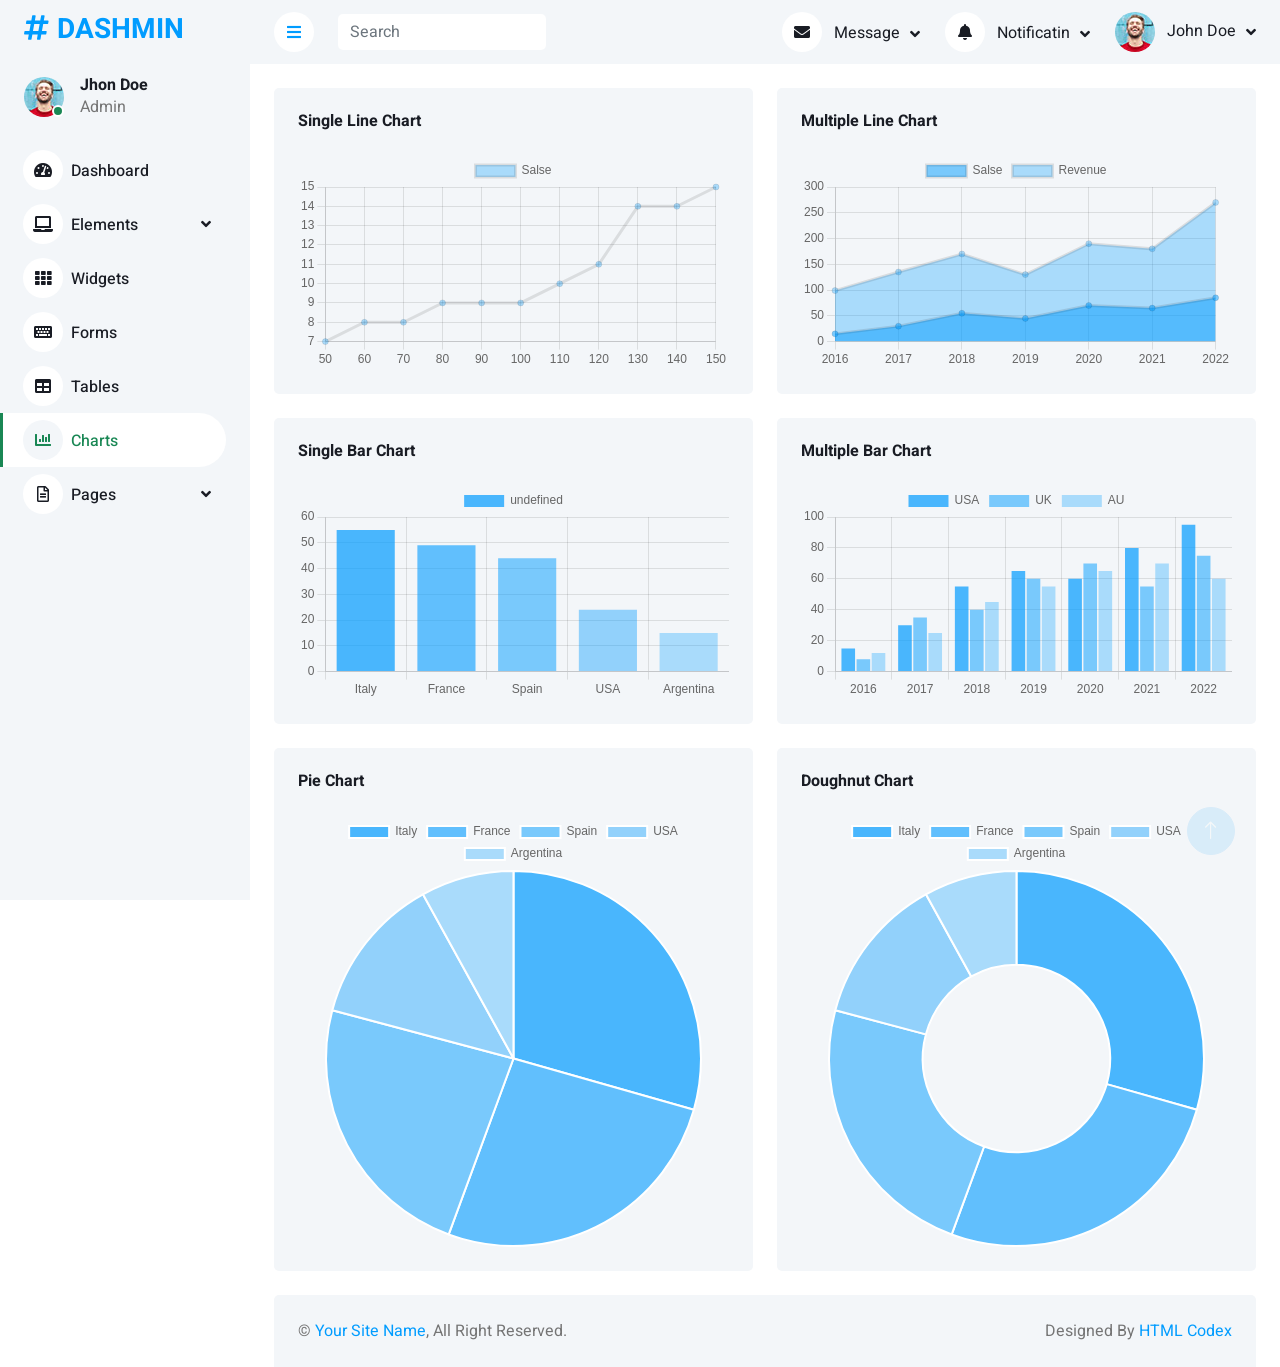
<file: admin/public_admin/chart.html>
<!DOCTYPE html>
<html lang="en">

<head>
    <meta charset="utf-8">
    <title>DASHMIN - Bootstrap Admin Template</title>
    <meta content="width=device-width, initial-scale=1.0" name="viewport">
    <meta content="" name="keywords">
    <meta content="" name="description">

    <!-- Favicon -->
    <link href="img/favicon.ico" rel="icon">

    <!-- Google Web Fonts -->
    <link rel="preconnect" href="https://fonts.googleapis.com">
    <link rel="preconnect" href="https://fonts.gstatic.com" crossorigin>
    <link href="https://fonts.googleapis.com/css2?family=Heebo:wght@400;500;600;700&display=swap" rel="stylesheet">
    
    <!-- Icon Font Stylesheet -->
    <link href="https://cdnjs.cloudflare.com/ajax/libs/font-awesome/5.10.0/css/all.min.css" rel="stylesheet">
    <link href="https://cdn.jsdelivr.net/npm/bootstrap-icons@1.4.1/font/bootstrap-icons.css" rel="stylesheet">

    <!-- Libraries Stylesheet -->
    <link href="lib/owlcarousel/assets/owl.carousel.min.css" rel="stylesheet">
    <link href="lib/tempusdominus/css/tempusdominus-bootstrap-4.min.css" rel="stylesheet" />

    <!-- Customized Bootstrap Stylesheet -->
    <link href="css/bootstrap.min.css" rel="stylesheet">

    <!-- Template Stylesheet -->
    <link href="css/style.css" rel="stylesheet">
</head>

<body>
    <div class="container-xxl position-relative bg-white d-flex p-0">
        <!-- Spinner Start -->
        <div id="spinner" class="show bg-white position-fixed translate-middle w-100 vh-100 top-50 start-50 d-flex align-items-center justify-content-center">
            <div class="spinner-border text-primary" style="width: 3rem; height: 3rem;" role="status">
                <span class="sr-only">Loading...</span>
            </div>
        </div>
        <!-- Spinner End -->


        <!-- Sidebar Start -->
        <div class="sidebar pe-4 pb-3">
            <nav class="navbar bg-light navbar-light">
                <a href="index.html" class="navbar-brand mx-4 mb-3">
                    <h3 class="text-primary"><i class="fa fa-hashtag me-2"></i>DASHMIN</h3>
                </a>
                <div class="d-flex align-items-center ms-4 mb-4">
                    <div class="position-relative">
                        <img class="rounded-circle" src="img/user.jpg" alt="" style="width: 40px; height: 40px;">
                        <div class="bg-success rounded-circle border border-2 border-white position-absolute end-0 bottom-0 p-1"></div>
                    </div>
                    <div class="ms-3">
                        <h6 class="mb-0">Jhon Doe</h6>
                        <span>Admin</span>
                    </div>
                </div>
                <div class="navbar-nav w-100">
                    <a href="index.html" class="nav-item nav-link"><i class="fa fa-tachometer-alt me-2"></i>Dashboard</a>
                    <div class="nav-item dropdown">
                        <a href="#" class="nav-link dropdown-toggle" data-bs-toggle="dropdown"><i class="fa fa-laptop me-2"></i>Elements</a>
                        <div class="dropdown-menu bg-transparent border-0">
                            <a href="button.html" class="dropdown-item">Buttons</a>
                            <a href="typography.html" class="dropdown-item">Typography</a>
                            <a href="element.html" class="dropdown-item">Other Elements</a>
                        </div>
                    </div>
                    <a href="widget.html" class="nav-item nav-link"><i class="fa fa-th me-2"></i>Widgets</a>
                    <a href="form.html" class="nav-item nav-link"><i class="fa fa-keyboard me-2"></i>Forms</a>
                    <a href="table.html" class="nav-item nav-link"><i class="fa fa-table me-2"></i>Tables</a>
                    <a href="chart.html" class="nav-item nav-link active"><i class="fa fa-chart-bar me-2"></i>Charts</a>
                    <div class="nav-item dropdown">
                        <a href="#" class="nav-link dropdown-toggle" data-bs-toggle="dropdown"><i class="far fa-file-alt me-2"></i>Pages</a>
                        <div class="dropdown-menu bg-transparent border-0">
                            <a href="signin.html" class="dropdown-item">Sign In</a>
                            <a href="signup.html" class="dropdown-item">Sign Up</a>
                            <a href="404.html" class="dropdown-item">404 Error</a>
                            <a href="blank.html" class="dropdown-item">Blank Page</a>
                        </div>
                    </div>
                </div>
            </nav>
        </div>
        <!-- Sidebar End -->


        <!-- Content Start -->
        <div class="content">
            <!-- Navbar Start -->
            <nav class="navbar navbar-expand bg-light navbar-light sticky-top px-4 py-0">
                <a href="index.html" class="navbar-brand d-flex d-lg-none me-4">
                    <h2 class="text-primary mb-0"><i class="fa fa-hashtag"></i></h2>
                </a>
                <a href="#" class="sidebar-toggler flex-shrink-0">
                    <i class="fa fa-bars"></i>
                </a>
                <form class="d-none d-md-flex ms-4">
                    <input class="form-control border-0" type="search" placeholder="Search">
                </form>
                <div class="navbar-nav align-items-center ms-auto">
                    <div class="nav-item dropdown">
                        <a href="#" class="nav-link dropdown-toggle" data-bs-toggle="dropdown">
                            <i class="fa fa-envelope me-lg-2"></i>
                            <span class="d-none d-lg-inline-flex">Message</span>
                        </a>
                        <div class="dropdown-menu dropdown-menu-end bg-light border-0 rounded-0 rounded-bottom m-0">
                            <a href="#" class="dropdown-item">
                                <div class="d-flex align-items-center">
                                    <img class="rounded-circle" src="img/user.jpg" alt="" style="width: 40px; height: 40px;">
                                    <div class="ms-2">
                                        <h6 class="fw-normal mb-0">Jhon send you a message</h6>
                                        <small>15 minutes ago</small>
                                    </div>
                                </div>
                            </a>
                            <hr class="dropdown-divider">
                            <a href="#" class="dropdown-item">
                                <div class="d-flex align-items-center">
                                    <img class="rounded-circle" src="img/user.jpg" alt="" style="width: 40px; height: 40px;">
                                    <div class="ms-2">
                                        <h6 class="fw-normal mb-0">Jhon send you a message</h6>
                                        <small>15 minutes ago</small>
                                    </div>
                                </div>
                            </a>
                            <hr class="dropdown-divider">
                            <a href="#" class="dropdown-item">
                                <div class="d-flex align-items-center">
                                    <img class="rounded-circle" src="img/user.jpg" alt="" style="width: 40px; height: 40px;">
                                    <div class="ms-2">
                                        <h6 class="fw-normal mb-0">Jhon send you a message</h6>
                                        <small>15 minutes ago</small>
                                    </div>
                                </div>
                            </a>
                            <hr class="dropdown-divider">
                            <a href="#" class="dropdown-item text-center">See all message</a>
                        </div>
                    </div>
                    <div class="nav-item dropdown">
                        <a href="#" class="nav-link dropdown-toggle" data-bs-toggle="dropdown">
                            <i class="fa fa-bell me-lg-2"></i>
                            <span class="d-none d-lg-inline-flex">Notificatin</span>
                        </a>
                        <div class="dropdown-menu dropdown-menu-end bg-light border-0 rounded-0 rounded-bottom m-0">
                            <a href="#" class="dropdown-item">
                                <h6 class="fw-normal mb-0">Profile updated</h6>
                                <small>15 minutes ago</small>
                            </a>
                            <hr class="dropdown-divider">
                            <a href="#" class="dropdown-item">
                                <h6 class="fw-normal mb-0">New user added</h6>
                                <small>15 minutes ago</small>
                            </a>
                            <hr class="dropdown-divider">
                            <a href="#" class="dropdown-item">
                                <h6 class="fw-normal mb-0">Password changed</h6>
                                <small>15 minutes ago</small>
                            </a>
                            <hr class="dropdown-divider">
                            <a href="#" class="dropdown-item text-center">See all notifications</a>
                        </div>
                    </div>
                    <div class="nav-item dropdown">
                        <a href="#" class="nav-link dropdown-toggle" data-bs-toggle="dropdown">
                            <img class="rounded-circle me-lg-2" src="img/user.jpg" alt="" style="width: 40px; height: 40px;">
                            <span class="d-none d-lg-inline-flex">John Doe</span>
                        </a>
                        <div class="dropdown-menu dropdown-menu-end bg-light border-0 rounded-0 rounded-bottom m-0">
                            <a href="#" class="dropdown-item">My Profile</a>
                            <a href="#" class="dropdown-item">Settings</a>
                            <a href="#" class="dropdown-item">Log Out</a>
                        </div>
                    </div>
                </div>
            </nav>
            <!-- Navbar End -->


            <!-- Chart Start -->
            <div class="container-fluid pt-4 px-4">
                <div class="row g-4">
                    <div class="col-sm-12 col-xl-6">
                        <div class="bg-light rounded h-100 p-4">
                            <h6 class="mb-4">Single Line Chart</h6>
                            <canvas id="line-chart"></canvas>
                        </div>
                    </div>
                    <div class="col-sm-12 col-xl-6">
                        <div class="bg-light rounded h-100 p-4">
                            <h6 class="mb-4">Multiple Line Chart</h6>
                            <canvas id="salse-revenue"></canvas>
                        </div>
                    </div>
                    <div class="col-sm-12 col-xl-6">
                        <div class="bg-light rounded h-100 p-4">
                            <h6 class="mb-4">Single Bar Chart</h6>
                            <canvas id="bar-chart"></canvas>
                        </div>
                    </div>
                    <div class="col-sm-12 col-xl-6">
                        <div class="bg-light rounded h-100 p-4">
                            <h6 class="mb-4">Multiple Bar Chart</h6>
                            <canvas id="worldwide-sales"></canvas>
                        </div>
                    </div>
                    <div class="col-sm-12 col-xl-6">
                        <div class="bg-light rounded h-100 p-4">
                            <h6 class="mb-4">Pie Chart</h6>
                            <canvas id="pie-chart"></canvas>
                        </div>
                    </div>
                    <div class="col-sm-12 col-xl-6">
                        <div class="bg-light rounded h-100 p-4">
                            <h6 class="mb-4">Doughnut Chart</h6>
                            <canvas id="doughnut-chart"></canvas>
                        </div>
                    </div>
                </div>
            </div>
            <!-- Chart End -->


            <!-- Footer Start -->
            <div class="container-fluid pt-4 px-4">
                <div class="bg-light rounded-top p-4">
                    <div class="row">
                        <div class="col-12 col-sm-6 text-center text-sm-start">
                            &copy; <a href="#">Your Site Name</a>, All Right Reserved. 
                        </div>
                        <div class="col-12 col-sm-6 text-center text-sm-end">
                            <!--/*** This template is free as long as you keep the footer author’s credit link/attribution link/backlink. If you'd like to use the template without the footer author’s credit link/attribution link/backlink, you can purchase the Credit Removal License from "https://htmlcodex.com/credit-removal". Thank you for your support. ***/-->
                            Designed By <a href="https://htmlcodex.com">HTML Codex</a>
                        </div>
                    </div>
                </div>
            </div>
            <!-- Footer End -->
        </div>
        <!-- Content End -->


        <!-- Back to Top -->
        <a href="#" class="btn btn-lg btn-primary btn-lg-square back-to-top"><i class="bi bi-arrow-up"></i></a>
    </div>

    <!-- JavaScript Libraries -->
    <script src="https://code.jquery.com/jquery-3.4.1.min.js"></script>
    <script src="https://cdn.jsdelivr.net/npm/bootstrap@5.0.0/dist/js/bootstrap.bundle.min.js"></script>
    <script src="lib/chart/chart.min.js"></script>
    <script src="lib/easing/easing.min.js"></script>
    <script src="lib/waypoints/waypoints.min.js"></script>
    <script src="lib/owlcarousel/owl.carousel.min.js"></script>
    <script src="lib/tempusdominus/js/moment.min.js"></script>
    <script src="lib/tempusdominus/js/moment-timezone.min.js"></script>
    <script src="lib/tempusdominus/js/tempusdominus-bootstrap-4.min.js"></script>

    <!-- Template Javascript -->
    <script src="js/main.js"></script>
</body>

</html>
</file>
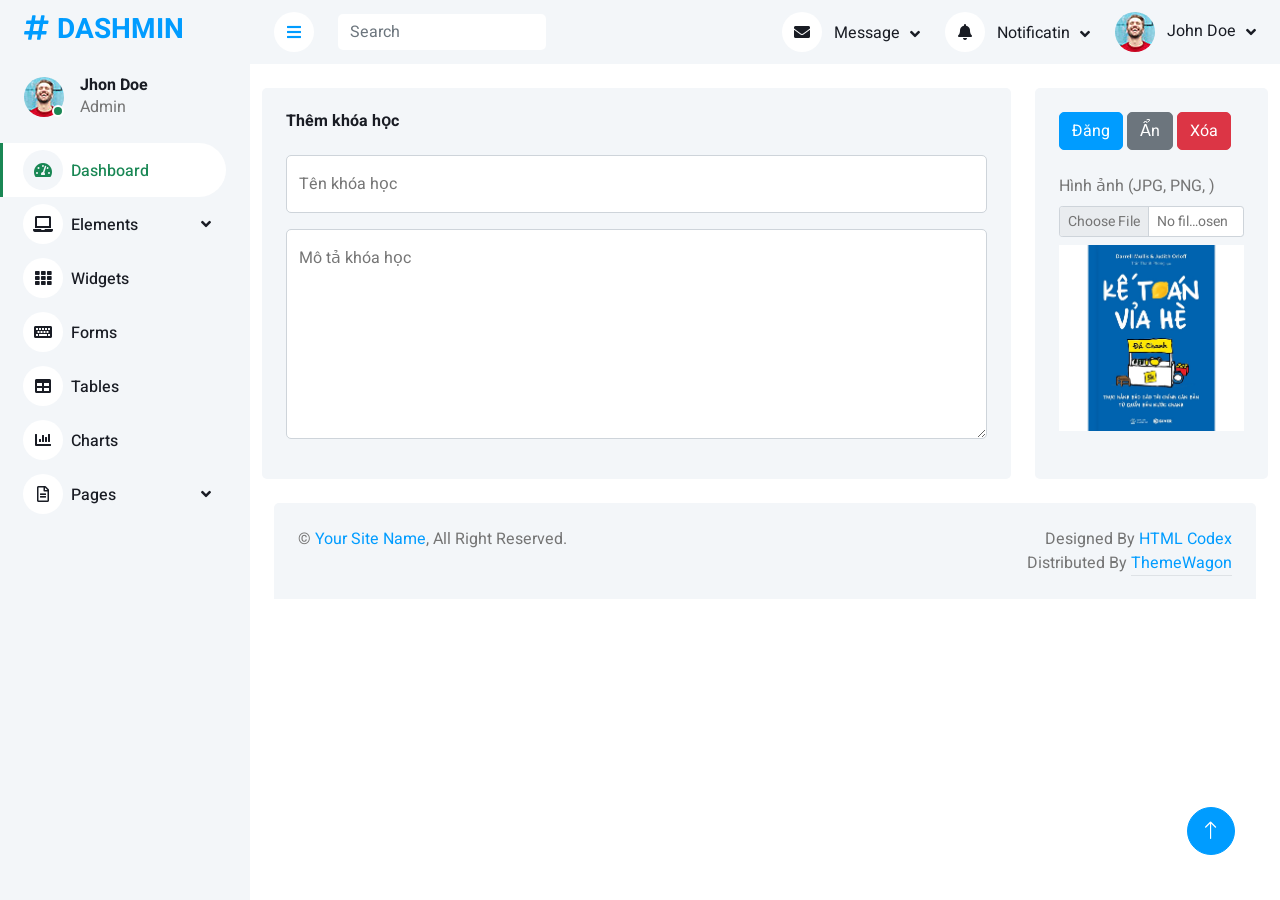
<file: admin/public_admin/courses-details.html>
<!DOCTYPE html>
<html lang="en">

<head>
    <meta charset="utf-8">
    <title>DASHMIN - Bootstrap Admin Template</title>
    <meta content="width=device-width, initial-scale=1.0" name="viewport">
    <meta content="" name="keywords">
    <meta content="" name="description">

    <!-- Favicon -->
    <link href="img/favicon.ico" rel="icon">

    <!-- Google Web Fonts -->
    <link rel="preconnect" href="https://fonts.googleapis.com">
    <link rel="preconnect" href="https://fonts.gstatic.com" crossorigin>
    <link href="https://fonts.googleapis.com/css2?family=Heebo:wght@400;500;600;700&display=swap" rel="stylesheet">

    <!-- Icon Font Stylesheet -->
    <link href="https://cdnjs.cloudflare.com/ajax/libs/font-awesome/5.10.0/css/all.min.css" rel="stylesheet">
    <link href="https://cdn.jsdelivr.net/npm/bootstrap-icons@1.4.1/font/bootstrap-icons.css" rel="stylesheet">

    <!-- Libraries Stylesheet -->
    <link href="lib/owlcarousel/assets/owl.carousel.min.css" rel="stylesheet">
    <link href="lib/tempusdominus/css/tempusdominus-bootstrap-4.min.css" rel="stylesheet" />

    <!-- Customized Bootstrap Stylesheet -->
    <link href="css/bootstrap.min.css" rel="stylesheet">

    <!-- Template Stylesheet -->
    <link href="css/style.css" rel="stylesheet">

    <link rel="stylesheet" href="./plugins/toastr/toastr.css">

</head>

<body>
    <div class="container-xxl position-relative bg-white d-flex p-0">
        <!-- Spinner Start -->
        <div id="spinner"
            class="show bg-white position-fixed translate-middle w-100 vh-100 top-50 start-50 d-flex align-items-center justify-content-center">
            <div class="spinner-border text-primary" style="width: 3rem; height: 3rem;" role="status">
                <span class="sr-only">Loading...</span>
            </div>
        </div>
        <!-- Spinner End -->


        <!-- Sidebar Start -->
        <div class="sidebar pe-4 pb-3">
            <nav class="navbar bg-light navbar-light">
                <a href="index.html" class="navbar-brand mx-4 mb-3">
                    <h3 class="text-primary"><i class="fa fa-hashtag me-2"></i>DASHMIN</h3>
                </a>
                <div class="d-flex align-items-center ms-4 mb-4">
                    <div class="position-relative">
                        <img class="rounded-circle" src="img/user.jpg" alt="" style="width: 40px; height: 40px;">
                        <div
                            class="bg-success rounded-circle border border-2 border-white position-absolute end-0 bottom-0 p-1">
                        </div>
                    </div>
                    <div class="ms-3">
                        <h6 class="mb-0">Jhon Doe</h6>
                        <span>Admin</span>
                    </div>
                </div>
                <div class="navbar-nav w-100">
                    <a href="index.html" class="nav-item nav-link active"><i
                            class="fa fa-tachometer-alt me-2"></i>Dashboard</a>
                    <div class="nav-item dropdown">
                        <a href="#" class="nav-link dropdown-toggle" data-bs-toggle="dropdown"><i
                                class="fa fa-laptop me-2"></i>Elements</a>
                        <div class="dropdown-menu bg-transparent border-0">
                            <a href="button.html" class="dropdown-item">Buttons</a>
                            <a href="typography.html" class="dropdown-item">Typography</a>
                            <a href="element.html" class="dropdown-item">Other Elements</a>
                        </div>
                    </div>
                    <a href="widget.html" class="nav-item nav-link"><i class="fa fa-th me-2"></i>Widgets</a>
                    <a href="form.html" class="nav-item nav-link"><i class="fa fa-keyboard me-2"></i>Forms</a>
                    <a href="table.html" class="nav-item nav-link"><i class="fa fa-table me-2"></i>Tables</a>
                    <a href="chart.html" class="nav-item nav-link"><i class="fa fa-chart-bar me-2"></i>Charts</a>
                    <div class="nav-item dropdown">
                        <a href="#" class="nav-link dropdown-toggle" data-bs-toggle="dropdown"><i
                                class="far fa-file-alt me-2"></i>Pages</a>
                        <div class="dropdown-menu bg-transparent border-0">
                            <a href="signin.html" class="dropdown-item">Sign In</a>
                            <a href="signup.html" class="dropdown-item">Sign Up</a>
                            <a href="404.html" class="dropdown-item">404 Error</a>
                            <a href="blank.html" class="dropdown-item">Blank Page</a>
                        </div>
                    </div>
                </div>
            </nav>
        </div>
        <!-- Sidebar End -->


        <!-- Content Start -->
        <div class="content">
            <!-- Navbar Start -->
            <nav class="navbar navbar-expand bg-light navbar-light sticky-top px-4 py-0">
                <a href="index.html" class="navbar-brand d-flex d-lg-none me-4">
                    <h2 class="text-primary mb-0"><i class="fa fa-hashtag"></i></h2>
                </a>
                <a href="#" class="sidebar-toggler flex-shrink-0">
                    <i class="fa fa-bars"></i>
                </a>
                <form class="d-none d-md-flex ms-4">
                    <input class="form-control border-0" type="search" placeholder="Search">
                </form>
                <div class="navbar-nav align-items-center ms-auto">
                    <div class="nav-item dropdown">
                        <a href="#" class="nav-link dropdown-toggle" data-bs-toggle="dropdown">
                            <i class="fa fa-envelope me-lg-2"></i>
                            <span class="d-none d-lg-inline-flex">Message</span>
                        </a>
                        <div class="dropdown-menu dropdown-menu-end bg-light border-0 rounded-0 rounded-bottom m-0">
                            <a href="#" class="dropdown-item">
                                <div class="d-flex align-items-center">
                                    <img class="rounded-circle" src="img/user.jpg" alt=""
                                        style="width: 40px; height: 40px;">
                                    <div class="ms-2">
                                        <h6 class="fw-normal mb-0">Jhon send you a message</h6>
                                        <small>15 minutes ago</small>
                                    </div>
                                </div>
                            </a>
                            <hr class="dropdown-divider">
                            <a href="#" class="dropdown-item">
                                <div class="d-flex align-items-center">
                                    <img class="rounded-circle" src="img/user.jpg" alt=""
                                        style="width: 40px; height: 40px;">
                                    <div class="ms-2">
                                        <h6 class="fw-normal mb-0">Jhon send you a message</h6>
                                        <small>15 minutes ago</small>
                                    </div>
                                </div>
                            </a>
                            <hr class="dropdown-divider">
                            <a href="#" class="dropdown-item">
                                <div class="d-flex align-items-center">
                                    <img class="rounded-circle" src="img/user.jpg" alt=""
                                        style="width: 40px; height: 40px;">
                                    <div class="ms-2">
                                        <h6 class="fw-normal mb-0">Jhon send you a message</h6>
                                        <small>15 minutes ago</small>
                                    </div>
                                </div>
                            </a>
                            <hr class="dropdown-divider">
                            <a href="#" class="dropdown-item text-center">See all message</a>
                        </div>
                    </div>
                    <div class="nav-item dropdown">
                        <a href="#" class="nav-link dropdown-toggle" data-bs-toggle="dropdown">
                            <i class="fa fa-bell me-lg-2"></i>
                            <span class="d-none d-lg-inline-flex">Notificatin</span>
                        </a>
                        <div class="dropdown-menu dropdown-menu-end bg-light border-0 rounded-0 rounded-bottom m-0">
                            <a href="#" class="dropdown-item">
                                <h6 class="fw-normal mb-0">Profile updated</h6>
                                <small>15 minutes ago</small>
                            </a>
                            <hr class="dropdown-divider">
                            <a href="#" class="dropdown-item">
                                <h6 class="fw-normal mb-0">New user added</h6>
                                <small>15 minutes ago</small>
                            </a>
                            <hr class="dropdown-divider">
                            <a href="#" class="dropdown-item">
                                <h6 class="fw-normal mb-0">Password changed</h6>
                                <small>15 minutes ago</small>
                            </a>
                            <hr class="dropdown-divider">
                            <a href="#" class="dropdown-item text-center">See all notifications</a>
                        </div>
                    </div>
                    <div class="nav-item dropdown">
                        <a href="#" class="nav-link dropdown-toggle" data-bs-toggle="dropdown">
                            <img class="rounded-circle me-lg-2" src="img/user.jpg" alt=""
                                style="width: 40px; height: 40px;">
                            <span class="d-none d-lg-inline-flex">John Doe</span>
                        </a>
                        <div class="dropdown-menu dropdown-menu-end bg-light border-0 rounded-0 rounded-bottom m-0">
                            <a href="#" class="dropdown-item">My Profile</a>
                            <a href="#" class="dropdown-item">Settings</a>
                            <a href="#" class="dropdown-item">Log Out</a>
                        </div>
                    </div>
                </div>
            </nav>
            <!-- Navbar End -->
            
            



            <!-- Form Start -->
            <div class="container-fluid pt-4">


                <form class="row g-4" action="" method="post" enctype="multipart/form-data">

                    <div class="col-sm-12 col-xl-9">

                        <div class="bg-light rounded h-100 p-4">
                            <h6 class="mb-4">Thêm khóa học</h6>
                            <div class="form-floating mb-3">
                                <input type="text" class="form-control" id="floatingInput"
                                    placeholder="name@example.com">
                                <label for="floatingInput">Tên khóa học</label>
                            </div>
                            
                            <div class="form-floating mb-3">
                                <textarea class="form-control" placeholder="Mô tả khóa học" id="floatingTextarea"
                                    style="height: 210px;"></textarea>
                                <label for="floatingTextarea text-dark">Mô tả khóa học</label>
                            </div>
                            


                        </div>
                    </div>
                    <div class="col-sm-12 col-xl-3">
                        <div class="bg-light rounded h-100 p-4">
                            <h6 class="mb-4">
                                <input type="submit" value="Đăng" class="btn btn-primary">
                                <a href="" class="btn btn-secondary">Ẩn</a>
                                <a href="" class="btn btn-danger">Xóa</a>
                            </h6>
                            <div class="mb-3">
                                <label for="formFileSm" class="form-label">Hình ảnh (JPG, PNG, )</label>
                                <input style="background-color: #fff" class="form-control form-control-sm"
                                    id="formFileSm" type="file">
                                <div class="my-2">
                                    <img src="./img/book-1.jpg" style="width: 100%; max-width: 200px;" class="img-fluid" alt="">
                                </div>
                            </div>

                        </div>
                    </div>
                    




                </form>
            </div>
            <!-- Form End -->


            




            <!-- Footer Start -->
            <div class="container-fluid pt-4 px-4">
                <div class="bg-light rounded-top p-4">
                    <div class="row">
                        <div class="col-12 col-sm-6 text-center text-sm-start">
                            &copy; <a href="#">Your Site Name</a>, All Right Reserved.
                        </div>
                        <div class="col-12 col-sm-6 text-center text-sm-end">
                            <!--/*** This template is free as long as you keep the footer author’s credit link/attribution link/backlink. If you'd like to use the template without the footer author’s credit link/attribution link/backlink, you can purchase the Credit Removal License from "https://htmlcodex.com/credit-removal". Thank you for your support. ***/-->
                            Designed By <a href="https://htmlcodex.com">HTML Codex</a>
                            </br>
                            Distributed By <a class="border-bottom" href="https://themewagon.com"
                                target="_blank">ThemeWagon</a>
                        </div>
                    </div>
                </div>
            </div>
            <!-- Footer End -->
        </div>
        <!-- Content End -->


        <!-- Back to Top -->
        <a href="#" class="btn btn-lg btn-primary btn-lg-square back-to-top"><i class="bi bi-arrow-up"></i></a>
    </div>

    <!-- JavaScript Libraries -->
    <script src="https://code.jquery.com/jquery-3.4.1.min.js"></script>
    <script src="https://cdn.jsdelivr.net/npm/bootstrap@5.0.0/dist/js/bootstrap.bundle.min.js"></script>
    <script src="lib/chart/chart.min.js"></script>
    <script src="lib/easing/easing.min.js"></script>
    <script src="lib/waypoints/waypoints.min.js"></script>
    <script src="lib/owlcarousel/owl.carousel.min.js"></script>
    <script src="lib/tempusdominus/js/moment.min.js"></script>
    <script src="lib/tempusdominus/js/moment-timezone.min.js"></script>
    <script src="lib/tempusdominus/js/tempusdominus-bootstrap-4.min.js"></script>


    <!-- Toastr -->
    <script src="https://code.jquery.com/jquery-3.6.0.min.js"></script>
    <script src="plugins/toastr/toastr.min.js"></script>
    <script src="plugins/toastr/toastr-init.js"></script>

    <!-- Template Javascript -->
    <script src="js/main.js"></script>
</body>

</html>
</file>
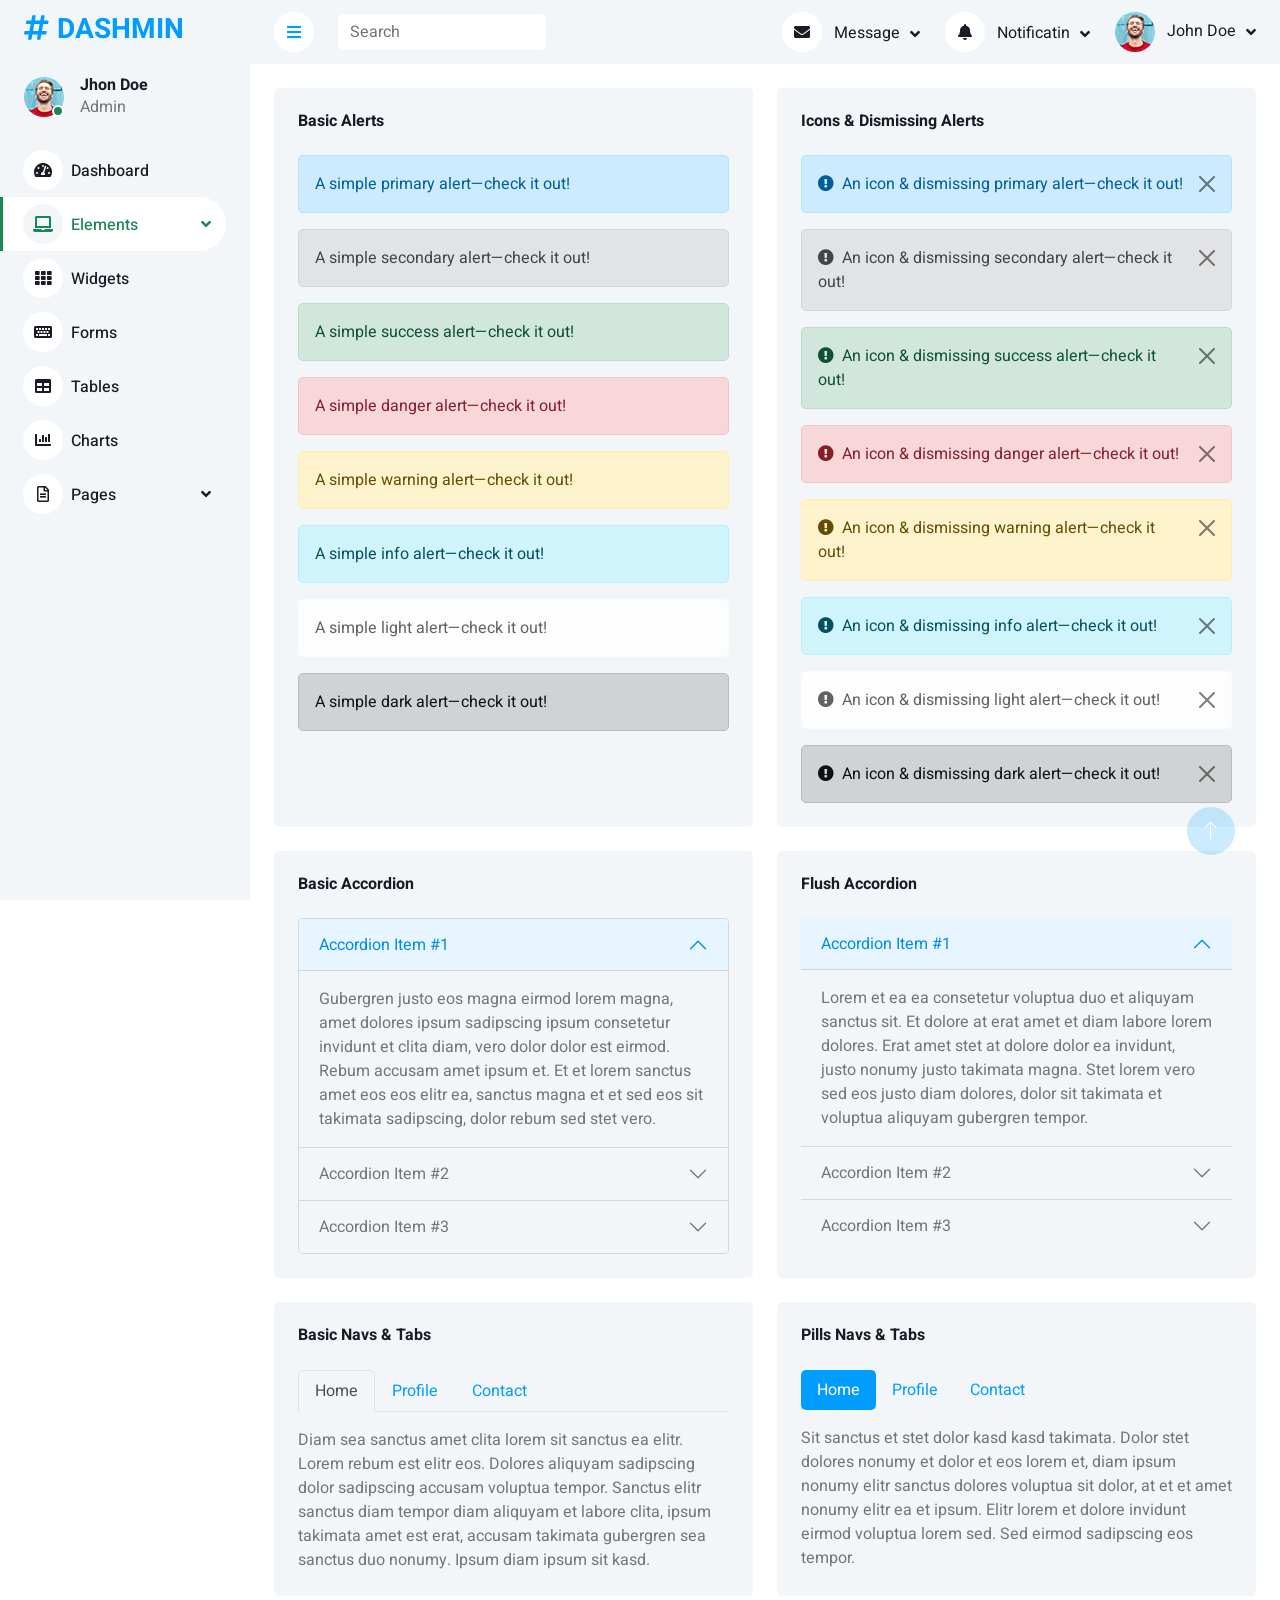
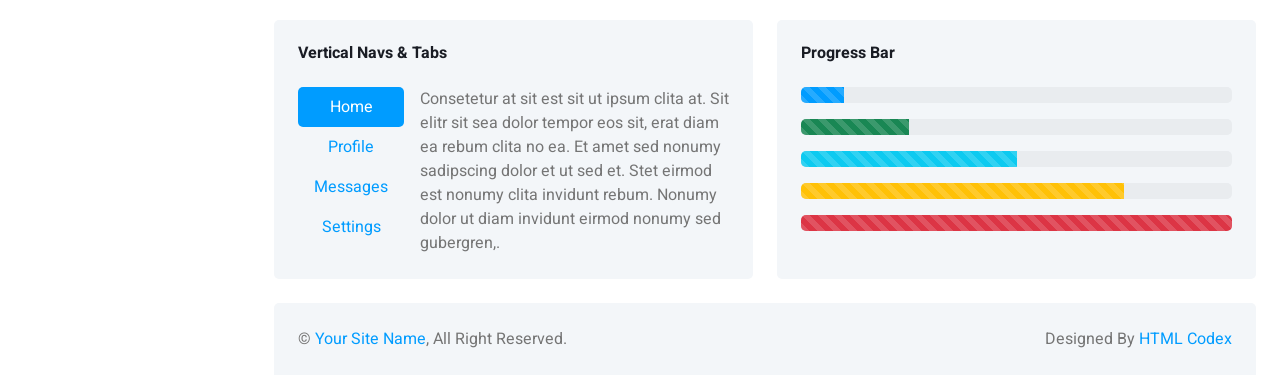
<file: admin/public_admin/element.html>
<!DOCTYPE html>
<html lang="en">

<head>
    <meta charset="utf-8">
    <title>DASHMIN - Bootstrap Admin Template</title>
    <meta content="width=device-width, initial-scale=1.0" name="viewport">
    <meta content="" name="keywords">
    <meta content="" name="description">

    <!-- Favicon -->
    <link href="img/favicon.ico" rel="icon">

    <!-- Google Web Fonts -->
    <link rel="preconnect" href="https://fonts.googleapis.com">
    <link rel="preconnect" href="https://fonts.gstatic.com" crossorigin>
    <link href="https://fonts.googleapis.com/css2?family=Heebo:wght@400;500;600;700&display=swap" rel="stylesheet">
    
    <!-- Icon Font Stylesheet -->
    <link href="https://cdnjs.cloudflare.com/ajax/libs/font-awesome/5.10.0/css/all.min.css" rel="stylesheet">
    <link href="https://cdn.jsdelivr.net/npm/bootstrap-icons@1.4.1/font/bootstrap-icons.css" rel="stylesheet">

    <!-- Libraries Stylesheet -->
    <link href="lib/owlcarousel/assets/owl.carousel.min.css" rel="stylesheet">
    <link href="lib/tempusdominus/css/tempusdominus-bootstrap-4.min.css" rel="stylesheet" />

    <!-- Customized Bootstrap Stylesheet -->
    <link href="css/bootstrap.min.css" rel="stylesheet">

    <!-- Template Stylesheet -->
    <link href="css/style.css" rel="stylesheet">
</head>

<body>
    <div class="container-xxl position-relative bg-white d-flex p-0">
        <!-- Spinner Start -->
        <div id="spinner" class="show bg-white position-fixed translate-middle w-100 vh-100 top-50 start-50 d-flex align-items-center justify-content-center">
            <div class="spinner-border text-primary" style="width: 3rem; height: 3rem;" role="status">
                <span class="sr-only">Loading...</span>
            </div>
        </div>
        <!-- Spinner End -->


        <!-- Sidebar Start -->
        <div class="sidebar pe-4 pb-3">
            <nav class="navbar bg-light navbar-light">
                <a href="index.html" class="navbar-brand mx-4 mb-3">
                    <h3 class="text-primary"><i class="fa fa-hashtag me-2"></i>DASHMIN</h3>
                </a>
                <div class="d-flex align-items-center ms-4 mb-4">
                    <div class="position-relative">
                        <img class="rounded-circle" src="img/user.jpg" alt="" style="width: 40px; height: 40px;">
                        <div class="bg-success rounded-circle border border-2 border-white position-absolute end-0 bottom-0 p-1"></div>
                    </div>
                    <div class="ms-3">
                        <h6 class="mb-0">Jhon Doe</h6>
                        <span>Admin</span>
                    </div>
                </div>
                <div class="navbar-nav w-100">
                    <a href="index.html" class="nav-item nav-link"><i class="fa fa-tachometer-alt me-2"></i>Dashboard</a>
                    <div class="nav-item dropdown">
                        <a href="#" class="nav-link dropdown-toggle active" data-bs-toggle="dropdown"><i class="fa fa-laptop me-2"></i>Elements</a>
                        <div class="dropdown-menu bg-transparent border-0">
                            <a href="button.html" class="dropdown-item">Buttons</a>
                            <a href="typography.html" class="dropdown-item">Typography</a>
                            <a href="element.html" class="dropdown-item active">Other Elements</a>
                        </div>
                    </div>
                    <a href="widget.html" class="nav-item nav-link"><i class="fa fa-th me-2"></i>Widgets</a>
                    <a href="form.html" class="nav-item nav-link"><i class="fa fa-keyboard me-2"></i>Forms</a>
                    <a href="table.html" class="nav-item nav-link"><i class="fa fa-table me-2"></i>Tables</a>
                    <a href="chart.html" class="nav-item nav-link"><i class="fa fa-chart-bar me-2"></i>Charts</a>
                    <div class="nav-item dropdown">
                        <a href="#" class="nav-link dropdown-toggle" data-bs-toggle="dropdown"><i class="far fa-file-alt me-2"></i>Pages</a>
                        <div class="dropdown-menu bg-transparent border-0">
                            <a href="signin.html" class="dropdown-item">Sign In</a>
                            <a href="signup.html" class="dropdown-item">Sign Up</a>
                            <a href="404.html" class="dropdown-item">404 Error</a>
                            <a href="blank.html" class="dropdown-item">Blank Page</a>
                        </div>
                    </div>
                </div>
            </nav>
        </div>
        <!-- Sidebar End -->


        <!-- Content Start -->
        <div class="content">
            <!-- Navbar Start -->
            <nav class="navbar navbar-expand bg-light navbar-light sticky-top px-4 py-0">
                <a href="index.html" class="navbar-brand d-flex d-lg-none me-4">
                    <h2 class="text-primary mb-0"><i class="fa fa-hashtag"></i></h2>
                </a>
                <a href="#" class="sidebar-toggler flex-shrink-0">
                    <i class="fa fa-bars"></i>
                </a>
                <form class="d-none d-md-flex ms-4">
                    <input class="form-control border-0" type="search" placeholder="Search">
                </form>
                <div class="navbar-nav align-items-center ms-auto">
                    <div class="nav-item dropdown">
                        <a href="#" class="nav-link dropdown-toggle" data-bs-toggle="dropdown">
                            <i class="fa fa-envelope me-lg-2"></i>
                            <span class="d-none d-lg-inline-flex">Message</span>
                        </a>
                        <div class="dropdown-menu dropdown-menu-end bg-light border-0 rounded-0 rounded-bottom m-0">
                            <a href="#" class="dropdown-item">
                                <div class="d-flex align-items-center">
                                    <img class="rounded-circle" src="img/user.jpg" alt="" style="width: 40px; height: 40px;">
                                    <div class="ms-2">
                                        <h6 class="fw-normal mb-0">Jhon send you a message</h6>
                                        <small>15 minutes ago</small>
                                    </div>
                                </div>
                            </a>
                            <hr class="dropdown-divider">
                            <a href="#" class="dropdown-item">
                                <div class="d-flex align-items-center">
                                    <img class="rounded-circle" src="img/user.jpg" alt="" style="width: 40px; height: 40px;">
                                    <div class="ms-2">
                                        <h6 class="fw-normal mb-0">Jhon send you a message</h6>
                                        <small>15 minutes ago</small>
                                    </div>
                                </div>
                            </a>
                            <hr class="dropdown-divider">
                            <a href="#" class="dropdown-item">
                                <div class="d-flex align-items-center">
                                    <img class="rounded-circle" src="img/user.jpg" alt="" style="width: 40px; height: 40px;">
                                    <div class="ms-2">
                                        <h6 class="fw-normal mb-0">Jhon send you a message</h6>
                                        <small>15 minutes ago</small>
                                    </div>
                                </div>
                            </a>
                            <hr class="dropdown-divider">
                            <a href="#" class="dropdown-item text-center">See all message</a>
                        </div>
                    </div>
                    <div class="nav-item dropdown">
                        <a href="#" class="nav-link dropdown-toggle" data-bs-toggle="dropdown">
                            <i class="fa fa-bell me-lg-2"></i>
                            <span class="d-none d-lg-inline-flex">Notificatin</span>
                        </a>
                        <div class="dropdown-menu dropdown-menu-end bg-light border-0 rounded-0 rounded-bottom m-0">
                            <a href="#" class="dropdown-item">
                                <h6 class="fw-normal mb-0">Profile updated</h6>
                                <small>15 minutes ago</small>
                            </a>
                            <hr class="dropdown-divider">
                            <a href="#" class="dropdown-item">
                                <h6 class="fw-normal mb-0">New user added</h6>
                                <small>15 minutes ago</small>
                            </a>
                            <hr class="dropdown-divider">
                            <a href="#" class="dropdown-item">
                                <h6 class="fw-normal mb-0">Password changed</h6>
                                <small>15 minutes ago</small>
                            </a>
                            <hr class="dropdown-divider">
                            <a href="#" class="dropdown-item text-center">See all notifications</a>
                        </div>
                    </div>
                    <div class="nav-item dropdown">
                        <a href="#" class="nav-link dropdown-toggle" data-bs-toggle="dropdown">
                            <img class="rounded-circle me-lg-2" src="img/user.jpg" alt="" style="width: 40px; height: 40px;">
                            <span class="d-none d-lg-inline-flex">John Doe</span>
                        </a>
                        <div class="dropdown-menu dropdown-menu-end bg-light border-0 rounded-0 rounded-bottom m-0">
                            <a href="#" class="dropdown-item">My Profile</a>
                            <a href="#" class="dropdown-item">Settings</a>
                            <a href="#" class="dropdown-item">Log Out</a>
                        </div>
                    </div>
                </div>
            </nav>
            <!-- Navbar End -->


            <!-- Other Elements Start -->
            <div class="container-fluid pt-4 px-4">
                <div class="row g-4">
                    <div class="col-sm-12 col-xl-6">
                        <div class="bg-light rounded h-100 p-4">
                            <h6 class="mb-4">Basic Alerts</h6>
                            <div class="alert alert-primary" role="alert">
                                A simple primary alert—check it out!
                            </div>
                            <div class="alert alert-secondary" role="alert">
                                A simple secondary alert—check it out!
                            </div>
                            <div class="alert alert-success" role="alert">
                                A simple success alert—check it out!
                            </div>
                            <div class="alert alert-danger" role="alert">
                                A simple danger alert—check it out!
                            </div>
                            <div class="alert alert-warning" role="alert">
                                A simple warning alert—check it out!
                            </div>
                            <div class="alert alert-info" role="alert">
                                A simple info alert—check it out!
                            </div>
                            <div class="alert alert-light" role="alert">
                                A simple light alert—check it out!
                            </div>
                            <div class="alert alert-dark mb-0" role="alert">
                                A simple dark alert—check it out!
                            </div>
                        </div>
                    </div>
                    <div class="col-sm-12 col-xl-6">
                        <div class="bg-light rounded h-100 p-4">
                            <h6 class="mb-4">Icons & Dismissing Alerts</h6>
                            <div class="alert alert-primary alert-dismissible fade show" role="alert">
                                <i class="fa fa-exclamation-circle me-2"></i>An icon & dismissing primary alert—check it out!
                                <button type="button" class="btn-close" data-bs-dismiss="alert" aria-label="Close"></button>
                            </div>
                            <div class="alert alert-secondary alert-dismissible fade show" role="alert">
                                <i class="fa fa-exclamation-circle me-2"></i>An icon & dismissing secondary alert—check it out!
                                <button type="button" class="btn-close" data-bs-dismiss="alert" aria-label="Close"></button>
                            </div>
                            <div class="alert alert-success alert-dismissible fade show" role="alert">
                                <i class="fa fa-exclamation-circle me-2"></i>An icon & dismissing success alert—check it out!
                                <button type="button" class="btn-close" data-bs-dismiss="alert" aria-label="Close"></button>
                            </div>
                            <div class="alert alert-danger alert-dismissible fade show" role="alert">
                                <i class="fa fa-exclamation-circle me-2"></i>An icon & dismissing danger alert—check it out!
                                <button type="button" class="btn-close" data-bs-dismiss="alert" aria-label="Close"></button>
                            </div>
                            <div class="alert alert-warning alert-dismissible fade show" role="alert">
                                <i class="fa fa-exclamation-circle me-2"></i>An icon & dismissing warning alert—check it out!
                                <button type="button" class="btn-close" data-bs-dismiss="alert" aria-label="Close"></button>
                            </div>
                            <div class="alert alert-info alert-dismissible fade show" role="alert">
                                <i class="fa fa-exclamation-circle me-2"></i>An icon & dismissing info alert—check it out!
                                <button type="button" class="btn-close" data-bs-dismiss="alert" aria-label="Close"></button>
                            </div>
                            <div class="alert alert-light alert-dismissible fade show" role="alert">
                                <i class="fa fa-exclamation-circle me-2"></i>An icon & dismissing light alert—check it out!
                                <button type="button" class="btn-close" data-bs-dismiss="alert" aria-label="Close"></button>
                            </div>
                            <div class="alert alert-dark alert-dismissible fade show mb-0" role="alert">
                                <i class="fa fa-exclamation-circle me-2"></i>An icon & dismissing dark alert—check it out!
                                <button type="button" class="btn-close" data-bs-dismiss="alert" aria-label="Close"></button>
                            </div>
                        </div>
                    </div>
                    <div class="col-sm-12 col-xl-6">
                        <div class="bg-light rounded h-100 p-4">
                            <h6 class="mb-4">Basic Accordion</h6>
                            <div class="accordion" id="accordionExample">
                                <div class="accordion-item">
                                    <h2 class="accordion-header" id="headingOne">
                                        <button class="accordion-button" type="button" data-bs-toggle="collapse"
                                            data-bs-target="#collapseOne" aria-expanded="true"
                                            aria-controls="collapseOne">
                                            Accordion Item #1
                                        </button>
                                    </h2>
                                    <div id="collapseOne" class="accordion-collapse collapse show"
                                        aria-labelledby="headingOne" data-bs-parent="#accordionExample">
                                        <div class="accordion-body">
                                            Gubergren justo eos magna eirmod lorem magna, amet dolores ipsum sadipscing ipsum consetetur invidunt et clita diam, vero dolor dolor est eirmod. Rebum accusam amet ipsum et. Et et lorem sanctus amet eos eos elitr ea, sanctus magna et et sed eos sit takimata sadipscing, dolor rebum sed stet vero.
                                        </div>
                                    </div>
                                </div>
                                <div class="accordion-item">
                                    <h2 class="accordion-header" id="headingTwo">
                                        <button class="accordion-button collapsed" type="button"
                                            data-bs-toggle="collapse" data-bs-target="#collapseTwo"
                                            aria-expanded="false" aria-controls="collapseTwo">
                                            Accordion Item #2
                                        </button>
                                    </h2>
                                    <div id="collapseTwo" class="accordion-collapse collapse"
                                        aria-labelledby="headingTwo" data-bs-parent="#accordionExample">
                                        <div class="accordion-body">
                                            Voluptua sit dolores consetetur ea et diam est et takimata. Et erat sadipscing dolores et stet diam ut ut diam, sit aliquyam no magna et dolore lorem dolor sit. Lorem lorem sed sed duo, eirmod sit diam ipsum sit erat, lorem sit dolor diam amet ea aliquyam tempor rebum invidunt,.
                                        </div>
                                    </div>
                                </div>
                                <div class="accordion-item">
                                    <h2 class="accordion-header" id="headingThree">
                                        <button class="accordion-button collapsed" type="button"
                                            data-bs-toggle="collapse" data-bs-target="#collapseThree"
                                            aria-expanded="false" aria-controls="collapseThree">
                                            Accordion Item #3
                                        </button>
                                    </h2>
                                    <div id="collapseThree" class="accordion-collapse collapse"
                                        aria-labelledby="headingThree" data-bs-parent="#accordionExample">
                                        <div class="accordion-body">
                                            Dolore eos dolor tempor justo sea eos amet eos kasd dolor, et diam tempor lorem dolores vero. Stet dolore gubergren nonumy diam. Consetetur sit takimata magna invidunt, dolore sea amet consetetur ea et rebum, invidunt et amet sit sea. Dolor eirmod sed magna sadipscing sadipscing lorem lorem sed, sit lorem.
                                        </div>
                                    </div>
                                </div>
                            </div>
                        </div>
                    </div>
                    <div class="col-sm-12 col-xl-6">
                        <div class="bg-light rounded h-100 p-4">
                            <h6 class="mb-4">Flush Accordion</h6>
                            <div class="accordion accordion-flush" id="accordionFlushExample">
                                <div class="accordion-item">
                                    <h2 class="accordion-header" id="flush-headingOne">
                                        <button class="accordion-button" type="button"
                                            data-bs-toggle="collapse" data-bs-target="#flush-collapseOne"
                                            aria-expanded="true" aria-controls="flush-collapseOne">
                                            Accordion Item #1
                                        </button>
                                    </h2>
                                    <div id="flush-collapseOne" class="accordion-collapse collapse show"
                                        aria-labelledby="flush-headingOne" data-bs-parent="#accordionFlushExample">
                                        <div class="accordion-body">
                                            Lorem et ea ea consetetur voluptua duo et aliquyam sanctus sit. Et dolore at erat amet et diam labore lorem dolores. Erat amet stet at dolore dolor ea invidunt, justo nonumy justo takimata magna. Stet lorem vero sed eos justo diam dolores, dolor sit takimata et voluptua aliquyam gubergren tempor.
                                        </div>
                                    </div>
                                </div>
                                <div class="accordion-item">
                                    <h2 class="accordion-header" id="flush-headingTwo">
                                        <button class="accordion-button collapsed" type="button"
                                            data-bs-toggle="collapse" data-bs-target="#flush-collapseTwo"
                                            aria-expanded="false" aria-controls="flush-collapseTwo">
                                            Accordion Item #2
                                        </button>
                                    </h2>
                                    <div id="flush-collapseTwo" class="accordion-collapse collapse"
                                        aria-labelledby="flush-headingTwo" data-bs-parent="#accordionFlushExample">
                                        <div class="accordion-body">
                                            Sea diam dolore aliquyam aliquyam diam et consetetur et. Accusam amet no invidunt invidunt et consetetur, magna ut nonumy kasd erat tempor dolor et. Diam magna dolor sed amet duo dolores magna vero. Amet sit sadipscing ea diam clita lorem sit. Vero et et et tempor diam. Ipsum eirmod sit.
                                        </div>
                                    </div>
                                </div>
                                <div class="accordion-item">
                                    <h2 class="accordion-header" id="flush-headingThree">
                                        <button class="accordion-button collapsed" type="button"
                                            data-bs-toggle="collapse" data-bs-target="#flush-collapseThree"
                                            aria-expanded="false" aria-controls="flush-collapseThree">
                                            Accordion Item #3
                                        </button>
                                    </h2>
                                    <div id="flush-collapseThree" class="accordion-collapse collapse"
                                        aria-labelledby="flush-headingThree" data-bs-parent="#accordionFlushExample">
                                        <div class="accordion-body">
                                            Sea sea sit sanctus magna gubergren kasd, magna justo ea lorem lorem. Elitr aliquyam ipsum clita consetetur duo at nonumy invidunt, invidunt eos dolore vero sit amet amet magna tempor clita, takimata diam justo stet erat et vero erat. Sit ipsum eirmod sea ut vero dolores sea clita nonumy, no.
                                        </div>
                                    </div>
                                </div>
                            </div>
                        </div>
                    </div>
                    <div class="col-sm-12 col-xl-6">
                        <div class="bg-light rounded h-100 p-4">
                            <h6 class="mb-4">Basic Navs & Tabs</h6>
                            <nav>
                                <div class="nav nav-tabs" id="nav-tab" role="tablist">
                                    <button class="nav-link active" id="nav-home-tab" data-bs-toggle="tab"
                                        data-bs-target="#nav-home" type="button" role="tab" aria-controls="nav-home"
                                        aria-selected="true">Home</button>
                                    <button class="nav-link" id="nav-profile-tab" data-bs-toggle="tab"
                                        data-bs-target="#nav-profile" type="button" role="tab"
                                        aria-controls="nav-profile" aria-selected="false">Profile</button>
                                    <button class="nav-link" id="nav-contact-tab" data-bs-toggle="tab"
                                        data-bs-target="#nav-contact" type="button" role="tab"
                                        aria-controls="nav-contact" aria-selected="false">Contact</button>
                                </div>
                            </nav>
                            <div class="tab-content pt-3" id="nav-tabContent">
                                <div class="tab-pane fade show active" id="nav-home" role="tabpanel" aria-labelledby="nav-home-tab">
                                    Diam sea sanctus amet clita lorem sit sanctus ea elitr. Lorem rebum est elitr eos. Dolores aliquyam sadipscing dolor sadipscing accusam voluptua tempor. Sanctus elitr sanctus diam tempor diam aliquyam et labore clita, ipsum takimata amet est erat, accusam takimata gubergren sea sanctus duo nonumy. Ipsum diam ipsum sit kasd.
                                </div>
                                <div class="tab-pane fade" id="nav-profile" role="tabpanel" aria-labelledby="nav-profile-tab">
                                    Sanctus vero sit kasd sea gubergren takimata consetetur elitr elitr, consetetur sadipscing takimata ipsum dolores. Accusam duo accusam et labore ea elitr ipsum tempor sit, dolore aliquyam ipsum sit amet sit. Et dolore ipsum labore invidunt rebum. Sed dolore gubergren sanctus vero diam lorem rebum elitr, erat diam dolor clita.
                                </div>
                                <div class="tab-pane fade" id="nav-contact" role="tabpanel" aria-labelledby="nav-contact-tab">
                                    Sit consetetur eirmod lorem ea magna sadipscing ipsum elitr invidunt, dolores lorem erat ipsum ut aliquyam eos lorem sed. Nonumy aliquyam ea justo eos dolores dolores duo dolores. Aliquyam dolor sea dolores sit takimata no erat vero. At lorem justo tempor lorem duo, stet kasd aliquyam ipsum voluptua labore at.
                                </div>
                            </div>
                        </div>
                    </div>
                    <div class="col-sm-12 col-xl-6">
                        <div class="bg-light rounded h-100 p-4">
                            <h6 class="mb-4">Pills Navs & Tabs</h6>
                            <ul class="nav nav-pills mb-3" id="pills-tab" role="tablist">
                                <li class="nav-item" role="presentation">
                                    <button class="nav-link active" id="pills-home-tab" data-bs-toggle="pill"
                                        data-bs-target="#pills-home" type="button" role="tab" aria-controls="pills-home"
                                        aria-selected="true">Home</button>
                                </li>
                                <li class="nav-item" role="presentation">
                                    <button class="nav-link" id="pills-profile-tab" data-bs-toggle="pill"
                                        data-bs-target="#pills-profile" type="button" role="tab"
                                        aria-controls="pills-profile" aria-selected="false">Profile</button>
                                </li>
                                <li class="nav-item" role="presentation">
                                    <button class="nav-link" id="pills-contact-tab" data-bs-toggle="pill"
                                        data-bs-target="#pills-contact" type="button" role="tab"
                                        aria-controls="pills-contact" aria-selected="false">Contact</button>
                                </li>
                            </ul>
                            <div class="tab-content" id="pills-tabContent">
                                <div class="tab-pane fade show active" id="pills-home" role="tabpanel" aria-labelledby="pills-home-tab">
                                    Sit sanctus et stet dolor kasd kasd takimata. Dolor stet dolores nonumy et dolor et eos lorem et, diam ipsum nonumy elitr sanctus dolores voluptua sit dolor, at et et amet nonumy elitr ea et ipsum. Elitr lorem et dolore invidunt eirmod voluptua lorem sed. Sed eirmod sadipscing eos tempor.
                                </div>
                                <div class="tab-pane fade" id="pills-profile" role="tabpanel" aria-labelledby="pills-profile-tab">
                                    Invidunt rebum voluptua lorem eirmod dolore. Amet no sed sanctus lorem ea. Nonumy sit stet sit magna. Rebum rebum ipsum clita erat consetetur, sit dolor sit clita et amet. Est et clita dolore takimata, sea dolores tempor erat consetetur lorem. Consetetur sea sadipscing dolor et dolores et stet, tempor elitr.
                                </div>
                                <div class="tab-pane fade" id="pills-contact" role="tabpanel" aria-labelledby="pills-contact-tab">
                                    Et diam et est sed vero ipsum voluptua dolor et, sit eos justo ipsum no ipsum amet sed aliquyam dolore, ut ipsum sanctus et consetetur. Sit ea sit clita lorem ea gubergren. Et dolore vero sanctus voluptua ipsum sadipscing amet at. Et sed dolore voluptua dolor eos tempor, erat amet.
                                </div>
                            </div>
                        </div>
                    </div>
                    <div class="col-sm-12 col-xl-6">
                        <div class="bg-light rounded h-100 p-4">
                            <h6 class="mb-4">Vertical Navs & Tabs</h6>
                            <div class="d-flex align-items-start">
                                <div class="nav flex-column nav-pills me-3" id="v-pills-tab" role="tablist"
                                    aria-orientation="vertical">
                                    <button class="nav-link active" id="v-pills-home-tab" data-bs-toggle="pill"
                                        data-bs-target="#v-pills-home" type="button" role="tab"
                                        aria-controls="v-pills-home" aria-selected="true">Home</button>
                                    <button class="nav-link" id="v-pills-profile-tab" data-bs-toggle="pill"
                                        data-bs-target="#v-pills-profile" type="button" role="tab"
                                        aria-controls="v-pills-profile" aria-selected="false">Profile</button>
                                    <button class="nav-link" id="v-pills-messages-tab" data-bs-toggle="pill"
                                        data-bs-target="#v-pills-messages" type="button" role="tab"
                                        aria-controls="v-pills-messages" aria-selected="false">Messages</button>
                                    <button class="nav-link" id="v-pills-settings-tab" data-bs-toggle="pill"
                                        data-bs-target="#v-pills-settings" type="button" role="tab"
                                        aria-controls="v-pills-settings" aria-selected="false">Settings</button>
                                </div>
                                <div class="tab-content" id="v-pills-tabContent">
                                    <div class="tab-pane fade show active" id="v-pills-home" role="tabpanel" aria-labelledby="v-pills-home-tab">
                                        Consetetur at sit est sit ut ipsum clita at. Sit elitr sit sea dolor tempor eos sit, erat diam ea rebum clita no ea. Et amet sed nonumy sadipscing dolor et ut sed et. Stet eirmod est nonumy clita invidunt rebum. Nonumy dolor ut diam invidunt eirmod nonumy sed gubergren,.
                                    </div>
                                    <div class="tab-pane fade" id="v-pills-profile" role="tabpanel" aria-labelledby="v-pills-profile-tab">
                                        Tempor et kasd accusam duo et dolor no accusam dolore, dolor sed voluptua duo no, sit et stet lorem dolor ipsum tempor consetetur vero, consetetur est eos sit eirmod erat diam accusam sadipscing sit. Takimata erat ea eirmod tempor elitr dolore sadipscing kasd justo, elitr tempor sed eos sadipscing magna.
                                    </div>
                                    <div class="tab-pane fade" id="v-pills-messages" role="tabpanel" aria-labelledby="v-pills-messages-tab">
                                        Sed kasd kasd ea clita sed lorem amet tempor est voluptua, labore stet dolores gubergren clita lorem sed nonumy at. Dolores et ut erat voluptua. Est voluptua stet accusam rebum, elitr amet sit takimata sea eirmod. Sanctus elitr amet sit dolore sea stet et ut. Dolor et sanctus elitr ut.
                                    </div>
                                    <div class="tab-pane fade" id="v-pills-settings" role="tabpanel" aria-labelledby="v-pills-settings-tab">
                                        Sit et vero kasd sea et at, aliquyam takimata et et est, labore et takimata sed ut stet sanctus, nonumy dolor invidunt sit labore et, amet et dolor sit dolor tempor et dolor ipsum nonumy, accusam clita sadipscing ut et labore labore est, dolore accusam vero at est sit. Invidunt.
                                    </div>
                                </div>
                            </div>
                        </div>
                    </div>
                    <div class="col-sm-12 col-xl-6">
                        <div class="bg-light rounded h-100 p-4">
                            <h6 class="mb-4">Progress Bar</h6>
                            <div class="pg-bar mb-3">
                                <div class="progress">
                                    <div class="progress-bar progress-bar-striped" role="progressbar" aria-valuenow="10" aria-valuemin="0" aria-valuemax="100"></div>
                                </div>
                            </div>
                            <div class="pg-bar mb-3">
                                <div class="progress">
                                    <div class="progress-bar progress-bar-striped bg-success" role="progressbar" aria-valuenow="25" aria-valuemin="0" aria-valuemax="100"></div>
                                </div>
                            </div>
                            <div class="pg-bar mb-3">
                                <div class="progress">
                                    <div class="progress-bar progress-bar-striped bg-info" role="progressbar" aria-valuenow="50" aria-valuemin="0" aria-valuemax="100"></div>
                                </div>
                            </div>
                            <div class="pg-bar mb-3">
                                <div class="progress">
                                    <div class="progress-bar progress-bar-striped bg-warning" role="progressbar" aria-valuenow="75" aria-valuemin="0" aria-valuemax="100"></div>
                                </div>
                            </div>
                            <div class="pg-bar mb-0">
                                <div class="progress">
                                    <div class="progress-bar progress-bar-striped bg-danger" role="progressbar" aria-valuenow="100" aria-valuemin="0" aria-valuemax="100"></div>
                                </div>
                            </div>
                        </div>
                    </div>
                </div>
            </div>
            <!-- Other Elements End -->


            <!-- Footer Start -->
            <div class="container-fluid pt-4 px-4">
                <div class="bg-light rounded-top p-4">
                    <div class="row">
                        <div class="col-12 col-sm-6 text-center text-sm-start">
                            &copy; <a href="#">Your Site Name</a>, All Right Reserved. 
                        </div>
                        <div class="col-12 col-sm-6 text-center text-sm-end">
                            <!--/*** This template is free as long as you keep the footer author’s credit link/attribution link/backlink. If you'd like to use the template without the footer author’s credit link/attribution link/backlink, you can purchase the Credit Removal License from "https://htmlcodex.com/credit-removal". Thank you for your support. ***/-->
                            Designed By <a href="https://htmlcodex.com">HTML Codex</a>
                        </div>
                    </div>
                </div>
            </div>
            <!-- Footer End -->
        </div>
        <!-- Content End -->


        <!-- Back to Top -->
        <a href="#" class="btn btn-lg btn-primary btn-lg-square back-to-top"><i class="bi bi-arrow-up"></i></a>
    </div>

    <!-- JavaScript Libraries -->
    <script src="https://code.jquery.com/jquery-3.4.1.min.js"></script>
    <script src="https://cdn.jsdelivr.net/npm/bootstrap@5.0.0/dist/js/bootstrap.bundle.min.js"></script>
    <script src="lib/chart/chart.min.js"></script>
    <script src="lib/easing/easing.min.js"></script>
    <script src="lib/waypoints/waypoints.min.js"></script>
    <script src="lib/owlcarousel/owl.carousel.min.js"></script>
    <script src="lib/tempusdominus/js/moment.min.js"></script>
    <script src="lib/tempusdominus/js/moment-timezone.min.js"></script>
    <script src="lib/tempusdominus/js/tempusdominus-bootstrap-4.min.js"></script>

    <!-- Template Javascript -->
    <script src="js/main.js"></script>
</body>

</html>
</file>
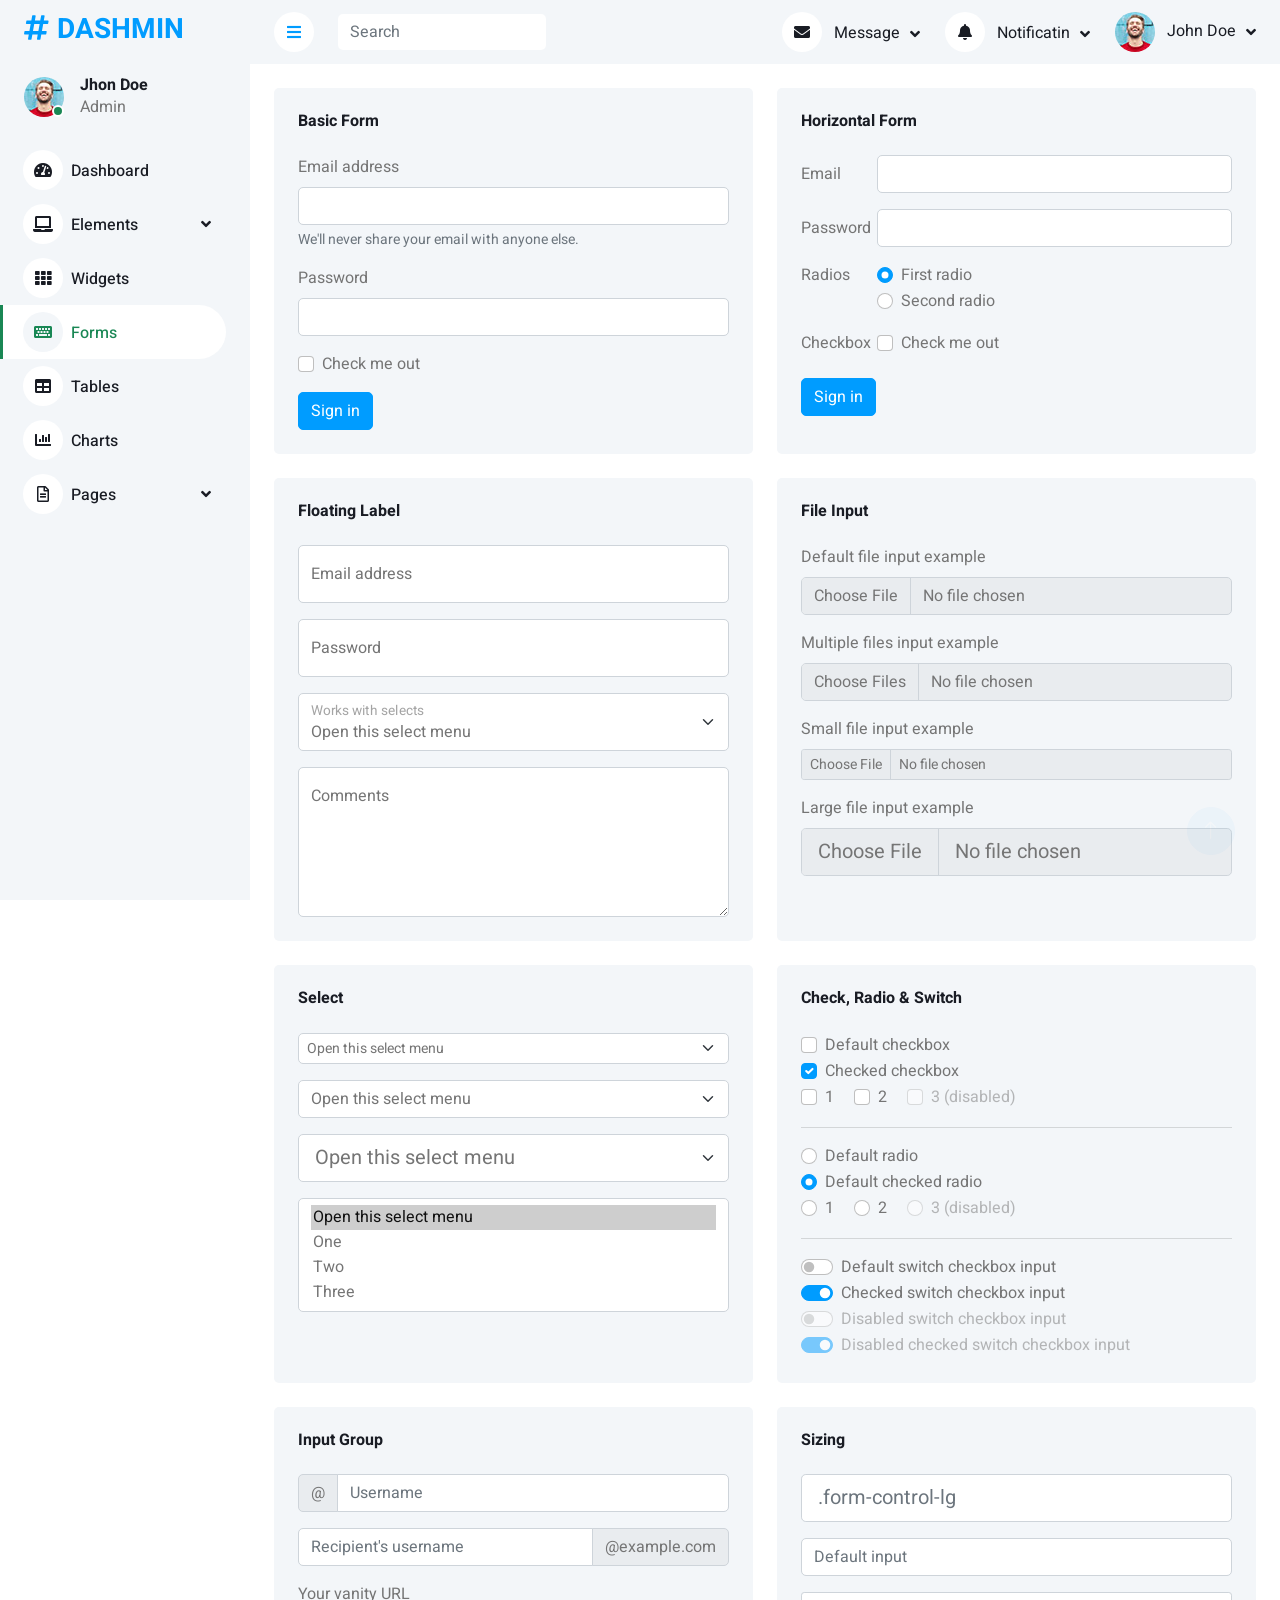
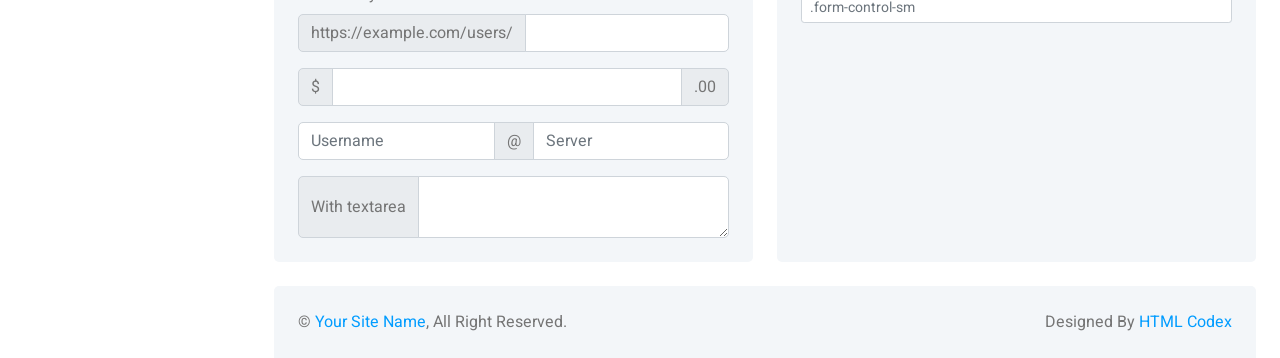
<file: admin/public_admin/form.html>
<!DOCTYPE html>
<html lang="en">

<head>
    <meta charset="utf-8">
    <title>DASHMIN - Bootstrap Admin Template</title>
    <meta content="width=device-width, initial-scale=1.0" name="viewport">
    <meta content="" name="keywords">
    <meta content="" name="description">

    <!-- Favicon -->
    <link href="img/favicon.ico" rel="icon">

    <!-- Google Web Fonts -->
    <link rel="preconnect" href="https://fonts.googleapis.com">
    <link rel="preconnect" href="https://fonts.gstatic.com" crossorigin>
    <link href="https://fonts.googleapis.com/css2?family=Heebo:wght@400;500;600;700&display=swap" rel="stylesheet">
    
    <!-- Icon Font Stylesheet -->
    <link href="https://cdnjs.cloudflare.com/ajax/libs/font-awesome/5.10.0/css/all.min.css" rel="stylesheet">
    <link href="https://cdn.jsdelivr.net/npm/bootstrap-icons@1.4.1/font/bootstrap-icons.css" rel="stylesheet">

    <!-- Libraries Stylesheet -->
    <link href="lib/owlcarousel/assets/owl.carousel.min.css" rel="stylesheet">
    <link href="lib/tempusdominus/css/tempusdominus-bootstrap-4.min.css" rel="stylesheet" />

    <!-- Customized Bootstrap Stylesheet -->
    <link href="css/bootstrap.min.css" rel="stylesheet">

    <!-- Template Stylesheet -->
    <link href="css/style.css" rel="stylesheet">
</head>

<body>
    <div class="container-xxl position-relative bg-white d-flex p-0">
        <!-- Spinner Start -->
        <div id="spinner" class="show bg-white position-fixed translate-middle w-100 vh-100 top-50 start-50 d-flex align-items-center justify-content-center">
            <div class="spinner-border text-primary" style="width: 3rem; height: 3rem;" role="status">
                <span class="sr-only">Loading...</span>
            </div>
        </div>
        <!-- Spinner End -->


        <!-- Sidebar Start -->
        <div class="sidebar pe-4 pb-3">
            <nav class="navbar bg-light navbar-light">
                <a href="index.html" class="navbar-brand mx-4 mb-3">
                    <h3 class="text-primary"><i class="fa fa-hashtag me-2"></i>DASHMIN</h3>
                </a>
                <div class="d-flex align-items-center ms-4 mb-4">
                    <div class="position-relative">
                        <img class="rounded-circle" src="img/user.jpg" alt="" style="width: 40px; height: 40px;">
                        <div class="bg-success rounded-circle border border-2 border-white position-absolute end-0 bottom-0 p-1"></div>
                    </div>
                    <div class="ms-3">
                        <h6 class="mb-0">Jhon Doe</h6>
                        <span>Admin</span>
                    </div>
                </div>
                <div class="navbar-nav w-100">
                    <a href="index.html" class="nav-item nav-link"><i class="fa fa-tachometer-alt me-2"></i>Dashboard</a>
                    <div class="nav-item dropdown">
                        <a href="#" class="nav-link dropdown-toggle" data-bs-toggle="dropdown"><i class="fa fa-laptop me-2"></i>Elements</a>
                        <div class="dropdown-menu bg-transparent border-0">
                            <a href="button.html" class="dropdown-item">Buttons</a>
                            <a href="typography.html" class="dropdown-item">Typography</a>
                            <a href="element.html" class="dropdown-item">Other Elements</a>
                        </div>
                    </div>
                    <a href="widget.html" class="nav-item nav-link"><i class="fa fa-th me-2"></i>Widgets</a>
                    <a href="form.html" class="nav-item nav-link active"><i class="fa fa-keyboard me-2"></i>Forms</a>
                    <a href="table.html" class="nav-item nav-link"><i class="fa fa-table me-2"></i>Tables</a>
                    <a href="chart.html" class="nav-item nav-link"><i class="fa fa-chart-bar me-2"></i>Charts</a>
                    <div class="nav-item dropdown">
                        <a href="#" class="nav-link dropdown-toggle" data-bs-toggle="dropdown"><i class="far fa-file-alt me-2"></i>Pages</a>
                        <div class="dropdown-menu bg-transparent border-0">
                            <a href="signin.html" class="dropdown-item">Sign In</a>
                            <a href="signup.html" class="dropdown-item">Sign Up</a>
                            <a href="404.html" class="dropdown-item">404 Error</a>
                            <a href="blank.html" class="dropdown-item">Blank Page</a>
                        </div>
                    </div>
                </div>
            </nav>
        </div>
        <!-- Sidebar End -->


        <!-- Content Start -->
        <div class="content">
            <!-- Navbar Start -->
            <nav class="navbar navbar-expand bg-light navbar-light sticky-top px-4 py-0">
                <a href="index.html" class="navbar-brand d-flex d-lg-none me-4">
                    <h2 class="text-primary mb-0"><i class="fa fa-hashtag"></i></h2>
                </a>
                <a href="#" class="sidebar-toggler flex-shrink-0">
                    <i class="fa fa-bars"></i>
                </a>
                <form class="d-none d-md-flex ms-4">
                    <input class="form-control border-0" type="search" placeholder="Search">
                </form>
                <div class="navbar-nav align-items-center ms-auto">
                    <div class="nav-item dropdown">
                        <a href="#" class="nav-link dropdown-toggle" data-bs-toggle="dropdown">
                            <i class="fa fa-envelope me-lg-2"></i>
                            <span class="d-none d-lg-inline-flex">Message</span>
                        </a>
                        <div class="dropdown-menu dropdown-menu-end bg-light border-0 rounded-0 rounded-bottom m-0">
                            <a href="#" class="dropdown-item">
                                <div class="d-flex align-items-center">
                                    <img class="rounded-circle" src="img/user.jpg" alt="" style="width: 40px; height: 40px;">
                                    <div class="ms-2">
                                        <h6 class="fw-normal mb-0">Jhon send you a message</h6>
                                        <small>15 minutes ago</small>
                                    </div>
                                </div>
                            </a>
                            <hr class="dropdown-divider">
                            <a href="#" class="dropdown-item">
                                <div class="d-flex align-items-center">
                                    <img class="rounded-circle" src="img/user.jpg" alt="" style="width: 40px; height: 40px;">
                                    <div class="ms-2">
                                        <h6 class="fw-normal mb-0">Jhon send you a message</h6>
                                        <small>15 minutes ago</small>
                                    </div>
                                </div>
                            </a>
                            <hr class="dropdown-divider">
                            <a href="#" class="dropdown-item">
                                <div class="d-flex align-items-center">
                                    <img class="rounded-circle" src="img/user.jpg" alt="" style="width: 40px; height: 40px;">
                                    <div class="ms-2">
                                        <h6 class="fw-normal mb-0">Jhon send you a message</h6>
                                        <small>15 minutes ago</small>
                                    </div>
                                </div>
                            </a>
                            <hr class="dropdown-divider">
                            <a href="#" class="dropdown-item text-center">See all message</a>
                        </div>
                    </div>
                    <div class="nav-item dropdown">
                        <a href="#" class="nav-link dropdown-toggle" data-bs-toggle="dropdown">
                            <i class="fa fa-bell me-lg-2"></i>
                            <span class="d-none d-lg-inline-flex">Notificatin</span>
                        </a>
                        <div class="dropdown-menu dropdown-menu-end bg-light border-0 rounded-0 rounded-bottom m-0">
                            <a href="#" class="dropdown-item">
                                <h6 class="fw-normal mb-0">Profile updated</h6>
                                <small>15 minutes ago</small>
                            </a>
                            <hr class="dropdown-divider">
                            <a href="#" class="dropdown-item">
                                <h6 class="fw-normal mb-0">New user added</h6>
                                <small>15 minutes ago</small>
                            </a>
                            <hr class="dropdown-divider">
                            <a href="#" class="dropdown-item">
                                <h6 class="fw-normal mb-0">Password changed</h6>
                                <small>15 minutes ago</small>
                            </a>
                            <hr class="dropdown-divider">
                            <a href="#" class="dropdown-item text-center">See all notifications</a>
                        </div>
                    </div>
                    <div class="nav-item dropdown">
                        <a href="#" class="nav-link dropdown-toggle" data-bs-toggle="dropdown">
                            <img class="rounded-circle me-lg-2" src="img/user.jpg" alt="" style="width: 40px; height: 40px;">
                            <span class="d-none d-lg-inline-flex">John Doe</span>
                        </a>
                        <div class="dropdown-menu dropdown-menu-end bg-light border-0 rounded-0 rounded-bottom m-0">
                            <a href="#" class="dropdown-item">My Profile</a>
                            <a href="#" class="dropdown-item">Settings</a>
                            <a href="#" class="dropdown-item">Log Out</a>
                        </div>
                    </div>
                </div>
            </nav>
            <!-- Navbar End -->


            <!-- Form Start -->
            <div class="container-fluid pt-4 px-4">
                <div class="row g-4">
                    <div class="col-sm-12 col-xl-6">
                        <div class="bg-light rounded h-100 p-4">
                            <h6 class="mb-4">Basic Form</h6>
                            <form>
                                <div class="mb-3">
                                    <label for="exampleInputEmail1" class="form-label">Email address</label>
                                    <input type="email" class="form-control" id="exampleInputEmail1"
                                        aria-describedby="emailHelp">
                                    <div id="emailHelp" class="form-text">We'll never share your email with anyone else.
                                    </div>
                                </div>
                                <div class="mb-3">
                                    <label for="exampleInputPassword1" class="form-label">Password</label>
                                    <input type="password" class="form-control" id="exampleInputPassword1">
                                </div>
                                <div class="mb-3 form-check">
                                    <input type="checkbox" class="form-check-input" id="exampleCheck1">
                                    <label class="form-check-label" for="exampleCheck1">Check me out</label>
                                </div>
                                <button type="submit" class="btn btn-primary">Sign in</button>
                            </form>
                        </div>
                    </div>
                    <div class="col-sm-12 col-xl-6">
                        <div class="bg-light rounded h-100 p-4">
                            <h6 class="mb-4">Horizontal Form</h6>
                            <form>
                                <div class="row mb-3">
                                    <label for="inputEmail3" class="col-sm-2 col-form-label">Email</label>
                                    <div class="col-sm-10">
                                        <input type="email" class="form-control" id="inputEmail3">
                                    </div>
                                </div>
                                <div class="row mb-3">
                                    <label for="inputPassword3" class="col-sm-2 col-form-label">Password</label>
                                    <div class="col-sm-10">
                                        <input type="password" class="form-control" id="inputPassword3">
                                    </div>
                                </div>
                                <fieldset class="row mb-3">
                                    <legend class="col-form-label col-sm-2 pt-0">Radios</legend>
                                    <div class="col-sm-10">
                                        <div class="form-check">
                                            <input class="form-check-input" type="radio" name="gridRadios"
                                                id="gridRadios1" value="option1" checked>
                                            <label class="form-check-label" for="gridRadios1">
                                                First radio
                                            </label>
                                        </div>
                                        <div class="form-check">
                                            <input class="form-check-input" type="radio" name="gridRadios"
                                                id="gridRadios2" value="option2">
                                            <label class="form-check-label" for="gridRadios2">
                                                Second radio
                                            </label>
                                        </div>
                                    </div>
                                </fieldset>
                                <div class="row mb-3">
                                    <legend class="col-form-label col-sm-2 pt-0">Checkbox</legend>
                                    <div class="col-sm-10">
                                        <div class="form-check">
                                            <input class="form-check-input" type="checkbox" id="gridCheck1">
                                            <label class="form-check-label" for="gridCheck1">
                                                Check me out
                                            </label>
                                        </div>
                                    </div>
                                </div>
                                <button type="submit" class="btn btn-primary">Sign in</button>
                            </form>
                        </div>
                    </div>
                    <div class="col-sm-12 col-xl-6">
                        <div class="bg-light rounded h-100 p-4">
                            <h6 class="mb-4">Floating Label</h6>
                            <div class="form-floating mb-3">
                                <input type="email" class="form-control" id="floatingInput"
                                    placeholder="name@example.com">
                                <label for="floatingInput">Email address</label>
                            </div>
                            <div class="form-floating mb-3">
                                <input type="password" class="form-control" id="floatingPassword"
                                    placeholder="Password">
                                <label for="floatingPassword">Password</label>
                            </div>
                            <div class="form-floating mb-3">
                                <select class="form-select" id="floatingSelect"
                                    aria-label="Floating label select example">
                                    <option selected>Open this select menu</option>
                                    <option value="1">One</option>
                                    <option value="2">Two</option>
                                    <option value="3">Three</option>
                                </select>
                                <label for="floatingSelect">Works with selects</label>
                            </div>
                            <div class="form-floating">
                                <textarea class="form-control" placeholder="Leave a comment here"
                                    id="floatingTextarea" style="height: 150px;"></textarea>
                                <label for="floatingTextarea">Comments</label>
                            </div>
                        </div>
                    </div>
                    <div class="col-sm-12 col-xl-6">
                        <div class="bg-light rounded h-100 p-4">
                            <h6 class="mb-4">File Input</h6>
                            <div class="mb-3">
                                <label for="formFile" class="form-label">Default file input example</label>
                                <input class="form-control" type="file" id="formFile">
                            </div>
                            <div class="mb-3">
                                <label for="formFileMultiple" class="form-label">Multiple files input example</label>
                                <input class="form-control" type="file" id="formFileMultiple" multiple>
                            </div>
                            <div class="mb-3">
                                <label for="formFileSm" class="form-label">Small file input example</label>
                                <input class="form-control form-control-sm" id="formFileSm" type="file">
                            </div>
                            <div>
                                <label for="formFileLg" class="form-label">Large file input example</label>
                                <input class="form-control form-control-lg" id="formFileLg" type="file">
                            </div>
                        </div>
                    </div>
                    <div class="col-sm-12 col-xl-6">
                        <div class="bg-light rounded h-100 p-4">
                            <h6 class="mb-4">Select</h6>
                            <select class="form-select form-select-sm mb-3" aria-label=".form-select-sm example">
                                <option selected>Open this select menu</option>
                                <option value="1">One</option>
                                <option value="2">Two</option>
                                <option value="3">Three</option>
                            </select>
                            <select class="form-select mb-3" aria-label="Default select example">
                                <option selected>Open this select menu</option>
                                <option value="1">One</option>
                                <option value="2">Two</option>
                                <option value="3">Three</option>
                            </select>
                            <select class="form-select form-select-lg mb-3" aria-label=".form-select-lg example">
                                <option selected>Open this select menu</option>
                                <option value="1">One</option>
                                <option value="2">Two</option>
                                <option value="3">Three</option>
                            </select>
                            <select class="form-select" multiple aria-label="multiple select example">
                                <option selected>Open this select menu</option>
                                <option value="1">One</option>
                                <option value="2">Two</option>
                                <option value="3">Three</option>
                            </select>
                        </div>
                    </div>
                    <div class="col-sm-12 col-xl-6">
                        <div class="bg-light rounded h-100 p-4">
                            <h6 class="mb-4">Check, Radio & Switch</h6>
                            <div class="form-check">
                                <input class="form-check-input" type="checkbox" value="" id="flexCheckDefault">
                                <label class="form-check-label" for="flexCheckDefault">
                                    Default checkbox
                                </label>
                            </div>
                            <div class="form-check">
                                <input class="form-check-input" type="checkbox" value="" id="flexCheckChecked" checked>
                                <label class="form-check-label" for="flexCheckChecked">
                                    Checked checkbox
                                </label>
                            </div>
                            <div class="form-check form-check-inline">
                                <input class="form-check-input" type="checkbox" id="inlineCheckbox1" value="option1">
                                <label class="form-check-label" for="inlineCheckbox1">1</label>
                            </div>
                            <div class="form-check form-check-inline">
                                <input class="form-check-input" type="checkbox" id="inlineCheckbox2" value="option2">
                                <label class="form-check-label" for="inlineCheckbox2">2</label>
                            </div>
                            <div class="form-check form-check-inline">
                                <input class="form-check-input" type="checkbox" id="inlineCheckbox3" value="option3"
                                    disabled>
                                <label class="form-check-label" for="inlineCheckbox3">3 (disabled)</label>
                            </div>
                            <hr>
                            <div class="form-check">
                                <input class="form-check-input" type="radio" name="flexRadioDefault"
                                    id="flexRadioDefault1">
                                <label class="form-check-label" for="flexRadioDefault1">
                                    Default radio
                                </label>
                            </div>
                            <div class="form-check">
                                <input class="form-check-input" type="radio" name="flexRadioDefault"
                                    id="flexRadioDefault2" checked>
                                <label class="form-check-label" for="flexRadioDefault2">
                                    Default checked radio
                                </label>
                            </div>
                            <div class="form-check form-check-inline">
                                <input class="form-check-input" type="radio" name="inlineRadioOptions" id="inlineRadio1"
                                    value="option1">
                                <label class="form-check-label" for="inlineRadio1">1</label>
                            </div>
                            <div class="form-check form-check-inline">
                                <input class="form-check-input" type="radio" name="inlineRadioOptions" id="inlineRadio2"
                                    value="option2">
                                <label class="form-check-label" for="inlineRadio2">2</label>
                            </div>
                            <div class="form-check form-check-inline">
                                <input class="form-check-input" type="radio" name="inlineRadioOptions" id="inlineRadio3"
                                    value="option3" disabled>
                                <label class="form-check-label" for="inlineRadio3">3 (disabled)</label>
                            </div>
                            <hr>
                            <div class="form-check form-switch">
                                <input class="form-check-input" type="checkbox" role="switch"
                                    id="flexSwitchCheckDefault">
                                <label class="form-check-label" for="flexSwitchCheckDefault">Default switch checkbox
                                    input</label>
                            </div>
                            <div class="form-check form-switch">
                                <input class="form-check-input" type="checkbox" role="switch"
                                    id="flexSwitchCheckChecked" checked>
                                <label class="form-check-label" for="flexSwitchCheckChecked">Checked switch checkbox
                                    input</label>
                            </div>
                            <div class="form-check form-switch">
                                <input class="form-check-input" type="checkbox" role="switch"
                                    id="flexSwitchCheckDisabled" disabled>
                                <label class="form-check-label" for="flexSwitchCheckDisabled">Disabled switch checkbox
                                    input</label>
                            </div>
                            <div class="form-check form-switch">
                                <input class="form-check-input" type="checkbox" role="switch"
                                    id="flexSwitchCheckCheckedDisabled" checked disabled>
                                <label class="form-check-label" for="flexSwitchCheckCheckedDisabled">Disabled checked
                                    switch checkbox input</label>
                            </div>
                        </div>
                    </div>
                    <div class="col-sm-12 col-xl-6">
                        <div class="bg-light rounded h-100 p-4">
                            <h6 class="mb-4">Input Group</h6>
                            <div class="input-group mb-3">
                                <span class="input-group-text" id="basic-addon1">@</span>
                                <input type="text" class="form-control" placeholder="Username" aria-label="Username"
                                    aria-describedby="basic-addon1">
                            </div>
                            <div class="input-group mb-3">
                                <input type="text" class="form-control" placeholder="Recipient's username"
                                    aria-label="Recipient's username" aria-describedby="basic-addon2">
                                <span class="input-group-text" id="basic-addon2">@example.com</span>
                            </div>
                            <label for="basic-url" class="form-label">Your vanity URL</label>
                            <div class="input-group mb-3">
                                <span class="input-group-text" id="basic-addon3">https://example.com/users/</span>
                                <input type="text" class="form-control" id="basic-url" aria-describedby="basic-addon3">
                            </div>
                            <div class="input-group mb-3">
                                <span class="input-group-text">$</span>
                                <input type="text" class="form-control" aria-label="Amount (to the nearest dollar)">
                                <span class="input-group-text">.00</span>
                            </div>
                            <div class="input-group mb-3">
                                <input type="text" class="form-control" placeholder="Username" aria-label="Username">
                                <span class="input-group-text">@</span>
                                <input type="text" class="form-control" placeholder="Server" aria-label="Server">
                            </div>
                            <div class="input-group">
                                <span class="input-group-text">With textarea</span>
                                <textarea class="form-control" aria-label="With textarea"></textarea>
                            </div>
                        </div>
                    </div>
                    <div class="col-sm-12 col-xl-6">
                        <div class="bg-light rounded h-100 p-4">
                            <h6 class="mb-4">Sizing</h6>
                            <input class="form-control form-control-lg mb-3" type="text" placeholder=".form-control-lg"
                                aria-label=".form-control-lg example">
                            <input class="form-control mb-3" type="text" placeholder="Default input"
                                aria-label="default input example">
                            <input class="form-control form-control-sm" type="text" placeholder=".form-control-sm"
                                aria-label=".form-control-sm example">
                        </div>
                    </div>
                </div>
            </div>
            <!-- Form End -->


            <!-- Footer Start -->
            <div class="container-fluid pt-4 px-4">
                <div class="bg-light rounded-top p-4">
                    <div class="row">
                        <div class="col-12 col-sm-6 text-center text-sm-start">
                            &copy; <a href="#">Your Site Name</a>, All Right Reserved. 
                        </div>
                        <div class="col-12 col-sm-6 text-center text-sm-end">
                            <!--/*** This template is free as long as you keep the footer author’s credit link/attribution link/backlink. If you'd like to use the template without the footer author’s credit link/attribution link/backlink, you can purchase the Credit Removal License from "https://htmlcodex.com/credit-removal". Thank you for your support. ***/-->
                            Designed By <a href="https://htmlcodex.com">HTML Codex</a>
                        </div>
                    </div>
                </div>
            </div>
            <!-- Footer End -->
        </div>
        <!-- Content End -->


        <!-- Back to Top -->
        <a href="#" class="btn btn-lg btn-primary btn-lg-square back-to-top"><i class="bi bi-arrow-up"></i></a>
    </div>

    <!-- JavaScript Libraries -->
    <script src="https://code.jquery.com/jquery-3.4.1.min.js"></script>
    <script src="https://cdn.jsdelivr.net/npm/bootstrap@5.0.0/dist/js/bootstrap.bundle.min.js"></script>
    <script src="lib/chart/chart.min.js"></script>
    <script src="lib/easing/easing.min.js"></script>
    <script src="lib/waypoints/waypoints.min.js"></script>
    <script src="lib/owlcarousel/owl.carousel.min.js"></script>
    <script src="lib/tempusdominus/js/moment.min.js"></script>
    <script src="lib/tempusdominus/js/moment-timezone.min.js"></script>
    <script src="lib/tempusdominus/js/tempusdominus-bootstrap-4.min.js"></script>

    <!-- Template Javascript -->
    <script src="js/main.js"></script>
</body>

</html>
</file>
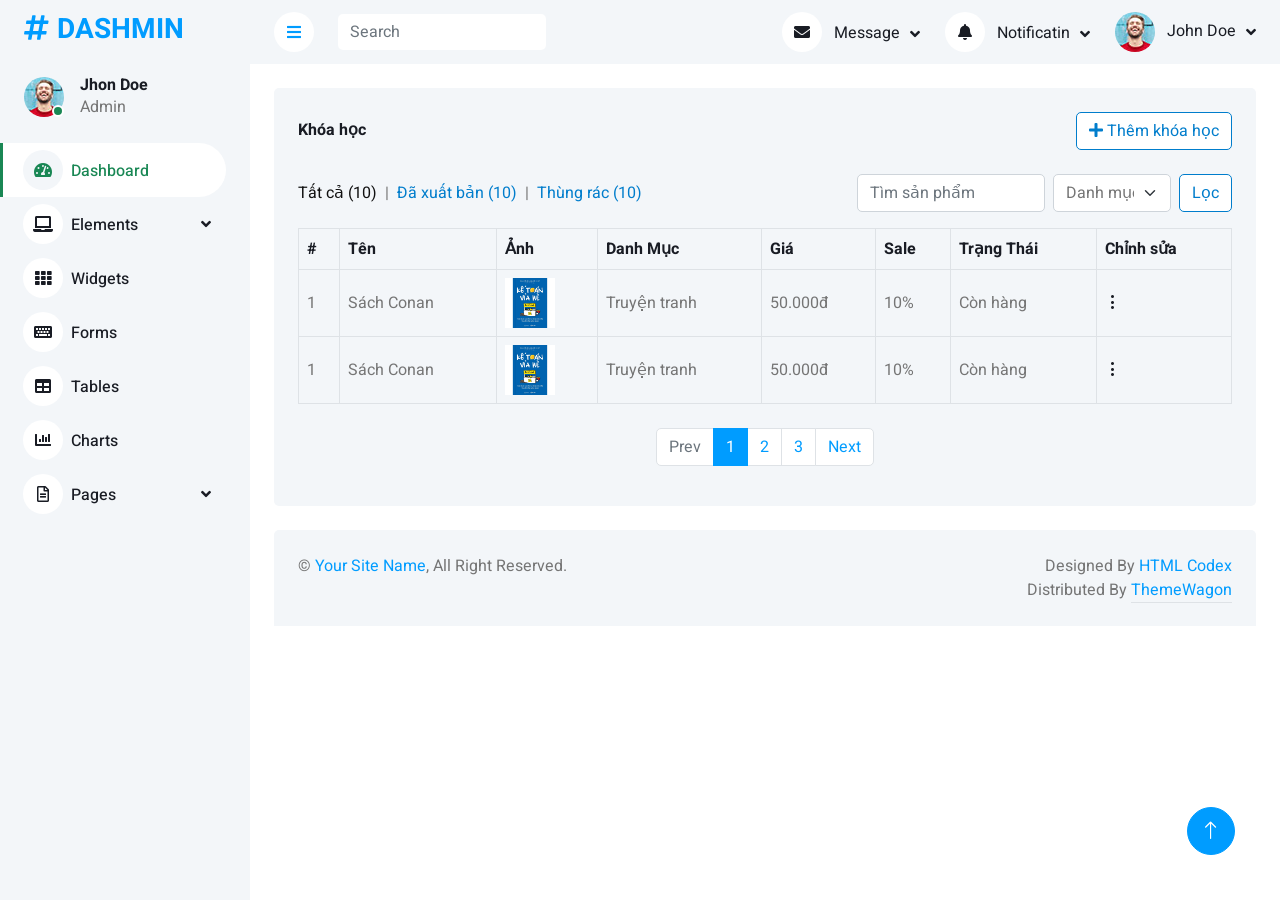
<file: admin/public_admin/list-courses.html>
<!DOCTYPE html>
<html lang="en">

<head>
    <meta charset="utf-8">
    <title>DASHMIN - Bootstrap Admin Template</title>
    <meta content="width=device-width, initial-scale=1.0" name="viewport">
    <meta content="" name="keywords">
    <meta content="" name="description">

    <!-- Favicon -->
    <link href="img/favicon.ico" rel="icon">

    <!-- Google Web Fonts -->
    <link rel="preconnect" href="https://fonts.googleapis.com">
    <link rel="preconnect" href="https://fonts.gstatic.com" crossorigin>
    <link href="https://fonts.googleapis.com/css2?family=Heebo:wght@400;500;600;700&display=swap" rel="stylesheet">
    
    <!-- Icon Font Stylesheet -->
    <link href="https://cdnjs.cloudflare.com/ajax/libs/font-awesome/5.10.0/css/all.min.css" rel="stylesheet">
    <link href="https://cdn.jsdelivr.net/npm/bootstrap-icons@1.4.1/font/bootstrap-icons.css" rel="stylesheet">

    <!-- Libraries Stylesheet -->
    <link href="lib/owlcarousel/assets/owl.carousel.min.css" rel="stylesheet">
    <link href="lib/tempusdominus/css/tempusdominus-bootstrap-4.min.css" rel="stylesheet" />

    <!-- Customized Bootstrap Stylesheet -->
    <link href="css/bootstrap.min.css" rel="stylesheet">

    <!-- Template Stylesheet -->
    <link href="css/style.css" rel="stylesheet">
    <link rel="stylesheet" href="css/custom.css">
</head>

<body>
    <div class="container-xxl position-relative bg-white d-flex p-0">
        <!-- Spinner Start -->
        <div id="spinner" class="show bg-white position-fixed translate-middle w-100 vh-100 top-50 start-50 d-flex align-items-center justify-content-center">
            <div class="spinner-border text-primary" style="width: 3rem; height: 3rem;" role="status">
                <span class="sr-only">Loading...</span>
            </div>
        </div>
        <!-- Spinner End -->


        <!-- Sidebar Start -->
        <div class="sidebar pe-4 pb-3">
            <nav class="navbar bg-light navbar-light">
                <a href="index.html" class="navbar-brand mx-4 mb-3">
                    <h3 class="text-primary"><i class="fa fa-hashtag me-2"></i>DASHMIN</h3>
                </a>
                <div class="d-flex align-items-center ms-4 mb-4">
                    <div class="position-relative">
                        <img class="rounded-circle" src="img/user.jpg" alt="" style="width: 40px; height: 40px;">
                        <div class="bg-success rounded-circle border border-2 border-white position-absolute end-0 bottom-0 p-1"></div>
                    </div>
                    <div class="ms-3">
                        <h6 class="mb-0">Jhon Doe</h6>
                        <span>Admin</span>
                    </div>
                </div>
                <div class="navbar-nav w-100">
                    <a href="index.html" class="nav-item nav-link active"><i class="fa fa-tachometer-alt me-2"></i>Dashboard</a>
                    <div class="nav-item dropdown">
                        <a href="#" class="nav-link dropdown-toggle" data-bs-toggle="dropdown"><i class="fa fa-laptop me-2"></i>Elements</a>
                        <div class="dropdown-menu bg-transparent border-0">
                            <a href="button.html" class="dropdown-item">Buttons</a>
                            <a href="typography.html" class="dropdown-item">Typography</a>
                            <a href="element.html" class="dropdown-item">Other Elements</a>
                        </div>
                    </div>
                    <a href="widget.html" class="nav-item nav-link"><i class="fa fa-th me-2"></i>Widgets</a>
                    <a href="form.html" class="nav-item nav-link"><i class="fa fa-keyboard me-2"></i>Forms</a>
                    <a href="table.html" class="nav-item nav-link"><i class="fa fa-table me-2"></i>Tables</a>
                    <a href="chart.html" class="nav-item nav-link"><i class="fa fa-chart-bar me-2"></i>Charts</a>
                    <div class="nav-item dropdown">
                        <a href="#" class="nav-link dropdown-toggle" data-bs-toggle="dropdown"><i class="far fa-file-alt me-2"></i>Pages</a>
                        <div class="dropdown-menu bg-transparent border-0">
                            <a href="signin.html" class="dropdown-item">Sign In</a>
                            <a href="signup.html" class="dropdown-item">Sign Up</a>
                            <a href="404.html" class="dropdown-item">404 Error</a>
                            <a href="blank.html" class="dropdown-item">Blank Page</a>
                        </div>
                    </div>
                </div>
            </nav>
        </div>
        <!-- Sidebar End -->


        <!-- Content Start -->
        <div class="content">
            <!-- Navbar Start -->
            <nav class="navbar navbar-expand bg-light navbar-light sticky-top px-4 py-0">
                <a href="index.html" class="navbar-brand d-flex d-lg-none me-4">
                    <h2 class="text-primary mb-0"><i class="fa fa-hashtag"></i></h2>
                </a>
                <a href="#" class="sidebar-toggler flex-shrink-0">
                    <i class="fa fa-bars"></i>
                </a>
                <form class="d-none d-md-flex ms-4">
                    <input class="form-control border-0" type="search" placeholder="Search">
                </form>
                <div class="navbar-nav align-items-center ms-auto">
                    <div class="nav-item dropdown">
                        <a href="#" class="nav-link dropdown-toggle" data-bs-toggle="dropdown">
                            <i class="fa fa-envelope me-lg-2"></i>
                            <span class="d-none d-lg-inline-flex">Message</span>
                        </a>
                        <div class="dropdown-menu dropdown-menu-end bg-light border-0 rounded-0 rounded-bottom m-0">
                            <a href="#" class="dropdown-item">
                                <div class="d-flex align-items-center">
                                    <img class="rounded-circle" src="img/user.jpg" alt="" style="width: 40px; height: 40px;">
                                    <div class="ms-2">
                                        <h6 class="fw-normal mb-0">Jhon send you a message</h6>
                                        <small>15 minutes ago</small>
                                    </div>
                                </div>
                            </a>
                            <hr class="dropdown-divider">
                            <a href="#" class="dropdown-item">
                                <div class="d-flex align-items-center">
                                    <img class="rounded-circle" src="img/user.jpg" alt="" style="width: 40px; height: 40px;">
                                    <div class="ms-2">
                                        <h6 class="fw-normal mb-0">Jhon send you a message</h6>
                                        <small>15 minutes ago</small>
                                    </div>
                                </div>
                            </a>
                            <hr class="dropdown-divider">
                            <a href="#" class="dropdown-item">
                                <div class="d-flex align-items-center">
                                    <img class="rounded-circle" src="img/user.jpg" alt="" style="width: 40px; height: 40px;">
                                    <div class="ms-2">
                                        <h6 class="fw-normal mb-0">Jhon send you a message</h6>
                                        <small>15 minutes ago</small>
                                    </div>
                                </div>
                            </a>
                            <hr class="dropdown-divider">
                            <a href="#" class="dropdown-item text-center">See all message</a>
                        </div>
                    </div>
                    <div class="nav-item dropdown">
                        <a href="#" class="nav-link dropdown-toggle" data-bs-toggle="dropdown">
                            <i class="fa fa-bell me-lg-2"></i>
                            <span class="d-none d-lg-inline-flex">Notificatin</span>
                        </a>
                        <div class="dropdown-menu dropdown-menu-end bg-light border-0 rounded-0 rounded-bottom m-0">
                            <a href="#" class="dropdown-item">
                                <h6 class="fw-normal mb-0">Profile updated</h6>
                                <small>15 minutes ago</small>
                            </a>
                            <hr class="dropdown-divider">
                            <a href="#" class="dropdown-item">
                                <h6 class="fw-normal mb-0">New user added</h6>
                                <small>15 minutes ago</small>
                            </a>
                            <hr class="dropdown-divider">
                            <a href="#" class="dropdown-item">
                                <h6 class="fw-normal mb-0">Password changed</h6>
                                <small>15 minutes ago</small>
                            </a>
                            <hr class="dropdown-divider">
                            <a href="#" class="dropdown-item text-center">See all notifications</a>
                        </div>
                    </div>
                    <div class="nav-item dropdown">
                        <a href="#" class="nav-link dropdown-toggle" data-bs-toggle="dropdown">
                            <img class="rounded-circle me-lg-2" src="img/user.jpg" alt="" style="width: 40px; height: 40px;">
                            <span class="d-none d-lg-inline-flex">John Doe</span>
                        </a>
                        <div class="dropdown-menu dropdown-menu-end bg-light border-0 rounded-0 rounded-bottom m-0">
                            <a href="#" class="dropdown-item">My Profile</a>
                            <a href="#" class="dropdown-item">Settings</a>
                            <a href="#" class="dropdown-item">Log Out</a>
                        </div>
                    </div>
                </div>
            </nav>
            <!-- Navbar End -->


            

            
            <!-- LIST PRODUCTS -->
            <div class="container-fluid pt-4 px-4">
                <div class="bg-light text-center rounded p-4">
                    <div class="d-flex align-items-center justify-content-between mb-4">
                        <h6 class="mb-0">Khóa học</h6>
                        <a href="" class="btn btn-custom"><i class="fa fa-plus"></i> Thêm khóa học</a>
                        
                    </div>
                    
                    <div class="row align-items-center">
                        <div class="col-lg-7 d-flex mb-3">
                            
                            <a class="link-hover" href="">Tất cả (10) </a><div class="mx-2">|</div>
                            <a class="link-not-hover" href="">Đã xuất bản (10) </a><div class="mx-2">|</div>
                            <a class="link-not-hover" href="">Thùng rác (10) </a>
                        </div> 
                        <div class="col-lg-5 d-flex mb-3 justify-content-end">
                            <div class="form-group ">
                                <input type="search" class="form-control" placeholder="Tìm sản phẩm">
                            </div>
                            <div class="form-group mx-2">
                                <select class="form-select" id="floatingSelect"
                                    aria-label="Floating label select example">
                                    <option selected>Danh mục</option>
                                    <option value="1">Tiểu thuyết</option>
                                    <option value="1">Thiếu nhi</option>
                                </select>
                            </div>   
                            
                            <input type="submit" class="btn btn-custom" value="Lọc">
                        
                        </div>
                    </div>    
                    
                    
                    <div class="table-responsive">
                        <table class="table text-start align-middle table-bordered table-hover mb-0">
                            <thead>
                                <tr class="text-dark">
                                    
                                    <th scope="col">#</th>
                                    <th scope="col">Tên</th>
                                    <th scope="col">Ảnh</th>
                                    <th scope="col">Danh Mục</th>
                                    <th scope="col">Giá</th>
                                    <th scope="col">Sale</th>
                                    <th scope="col">Trạng Thái</th>
                                    <th scope="col">Chỉnh sửa</th>
                                </tr>
                            </thead>
                            <tbody>
                                <tr>
                                    
                                    <td>1</td>
                                    <td>Sách Conan</td>
                                    <td>
                                        <img style="max-width: 50px;" src="./img/book-1.jpg" alt="">
                                    </td>
                                    <td>Truyện tranh</td>
                                    <td>50.000đ</td>
                                    <td>10%</td>
                                    <td>Còn hàng</td>
                                    <td>
                                        <!-- <a class="btn btn-sm btn-primary" href=""><i class="fa fa-eye"></i></a>
                                        <a class="btn btn-sm btn-secondary" href=""><i class="fa fa-edit"></i></a>
                                        <a class="btn btn-sm btn-danger" href=""><i class="fa fa-trash"></i></a> -->
                                        <div class="dropdown">
                                            <a href="#" data-bs-toggle="dropdown" class="fs-24 text-gray">
                                                <i class="bi bi-three-dots-vertical text-dark"></i>
                                            </a>
                                            <div class="dropdown-menu p-0">
                                                <a class="dropdown-item" href="#">Xem</a>
                                                <a class="dropdown-item" href="#">Sửa</a>
                                                <a class="dropdown-item text-danger" href="#xoatam">Xóa tạm</a>
                                            </div>
                                        </div>                                                                         
                                    </td>
                                </tr>
                                <tr>
                                    
                                    <td>1</td>
                                    <td>Sách Conan</td>
                                    <td>
                                        <img style="max-width: 50px;" src="./img/book-1.jpg" alt="">
                                    </td>
                                    <td>Truyện tranh</td>
                                    <td>50.000đ</td>
                                    <td>10%</td>
                                    <td>Còn hàng</td>
                                    <td>
                                        
                                        <div class="dropdown">
                                            <a href="#" data-bs-toggle="dropdown" class="fs-24 text-gray ">
                                                <i class="bi bi-three-dots-vertical text-dark"></i>
                                            </a>
                                            <div class="dropdown-menu p-0">
                                                <a class="dropdown-item" href="#">Xem</a>
                                                <a class="dropdown-item" href="#">Sửa</a>
                                                <a class="dropdown-item text-danger" href="#xoatam">Xóa tạm</a>
                                            </div>
                                        </div>                                                                         
                                    </td>
                                </tr>
                                
                                
                                
                                
                            </tbody>
                        </table>
                        <div class="col-12 mt-4">
                            <nav>
                                <ul class="pagination justify-content-center">
                                    <li class="page-item disabled"><a class="page-link" href="#">Prev</span></a></li>
                                    <li class="page-item active">
                                        <a class="page-link" href="list_product&page=">1</a>
                                    </li>
                                    <li class="page-item">
                                        <a class="page-link" href="list_product&page=">2</a>
                                    </li>
                                    <li class="page-item">
                                        <a class="page-link" href="list_product&page=">3</a>
                                    </li>
                                    
                                    <li class="page-item"><a class="page-link" href="#">Next</a></li>
                                </ul>
                            </nav>
                        </div>
                    </div>
                </div>
            </div>
            <!-- LIST PRODUCTS END -->


            


            <!-- Footer Start -->
            <div class="container-fluid pt-4 px-4">
                <div class="bg-light rounded-top p-4">
                    <div class="row">
                        <div class="col-12 col-sm-6 text-center text-sm-start">
                            &copy; <a href="#">Your Site Name</a>, All Right Reserved. 
                        </div>
                        <div class="col-12 col-sm-6 text-center text-sm-end">
                            <!--/*** This template is free as long as you keep the footer author’s credit link/attribution link/backlink. If you'd like to use the template without the footer author’s credit link/attribution link/backlink, you can purchase the Credit Removal License from "https://htmlcodex.com/credit-removal". Thank you for your support. ***/-->
                            Designed By <a href="https://htmlcodex.com">HTML Codex</a>
                        </br>
                        Distributed By <a class="border-bottom" href="https://themewagon.com" target="_blank">ThemeWagon</a>
                        </div>
                    </div>
                </div>
            </div>
            <!-- Footer End -->
        </div>
        <!-- Content End -->


        <!-- Back to Top -->
        <a href="#" class="btn btn-lg btn-primary btn-lg-square back-to-top"><i class="bi bi-arrow-up"></i></a>
    </div>

    <!-- JavaScript Libraries -->
    <script src="https://code.jquery.com/jquery-3.4.1.min.js"></script>
    <script src="https://cdn.jsdelivr.net/npm/bootstrap@5.0.0/dist/js/bootstrap.bundle.min.js"></script>
    <script src="lib/chart/chart.min.js"></script>
    <script src="lib/easing/easing.min.js"></script>
    <script src="lib/waypoints/waypoints.min.js"></script>
    <script src="lib/owlcarousel/owl.carousel.min.js"></script>
    <script src="lib/tempusdominus/js/moment.min.js"></script>
    <script src="lib/tempusdominus/js/moment-timezone.min.js"></script>
    <script src="lib/tempusdominus/js/tempusdominus-bootstrap-4.min.js"></script>

    <!-- Template Javascript -->
    <script src="js/main.js"></script>
</body>

</html>
</file>
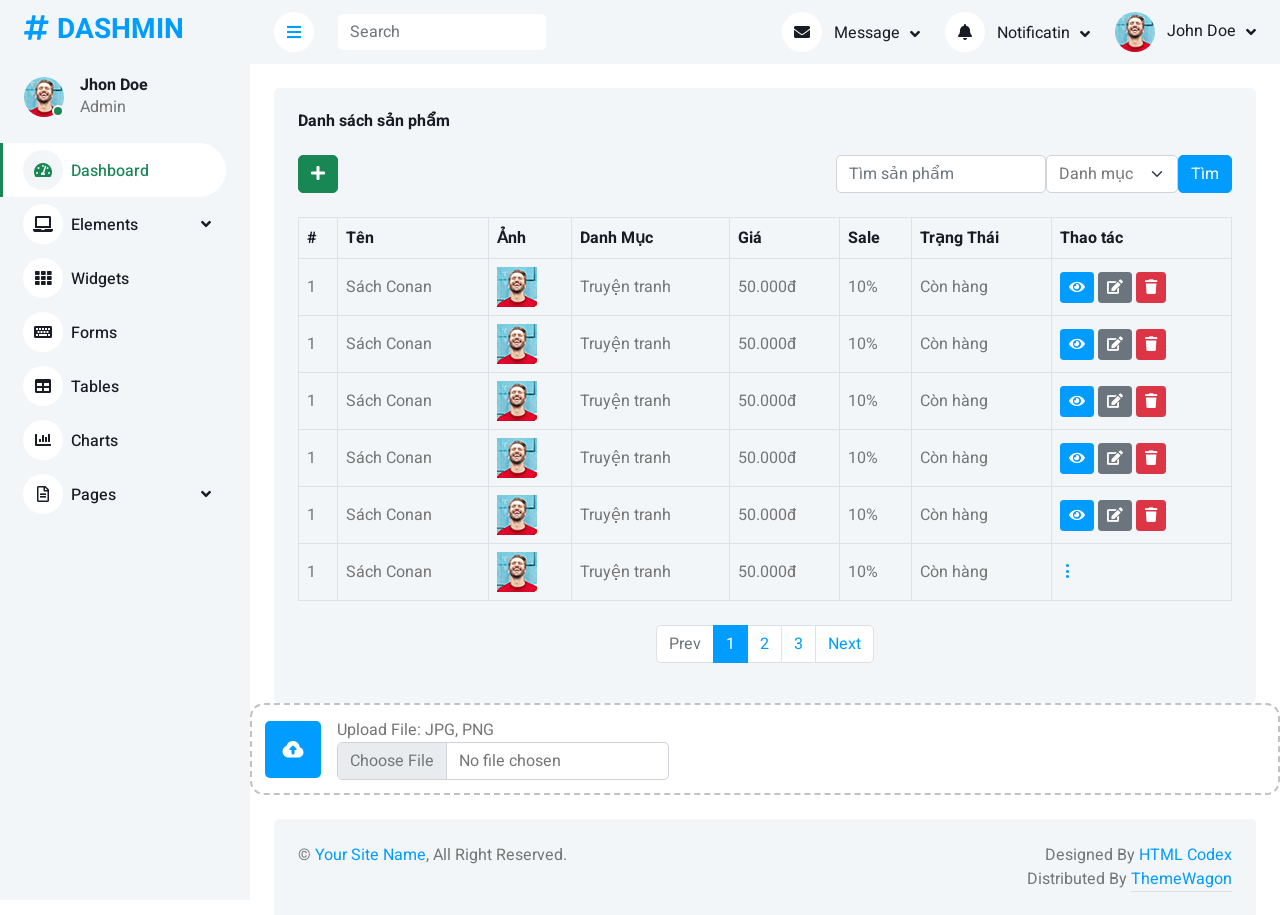
<file: admin/public_admin/list-product.html>
<!DOCTYPE html>
<html lang="en">

<head>
    <meta charset="utf-8">
    <title>DASHMIN - Bootstrap Admin Template</title>
    <meta content="width=device-width, initial-scale=1.0" name="viewport">
    <meta content="" name="keywords">
    <meta content="" name="description">

    <!-- Favicon -->
    <link href="img/favicon.ico" rel="icon">

    <!-- Google Web Fonts -->
    <link rel="preconnect" href="https://fonts.googleapis.com">
    <link rel="preconnect" href="https://fonts.gstatic.com" crossorigin>
    <link href="https://fonts.googleapis.com/css2?family=Heebo:wght@400;500;600;700&display=swap" rel="stylesheet">
    
    <!-- Icon Font Stylesheet -->
    <link href="https://cdnjs.cloudflare.com/ajax/libs/font-awesome/5.10.0/css/all.min.css" rel="stylesheet">
    <link href="https://cdn.jsdelivr.net/npm/bootstrap-icons@1.4.1/font/bootstrap-icons.css" rel="stylesheet">

    <!-- Libraries Stylesheet -->
    <link href="lib/owlcarousel/assets/owl.carousel.min.css" rel="stylesheet">
    <link href="lib/tempusdominus/css/tempusdominus-bootstrap-4.min.css" rel="stylesheet" />

    <!-- Customized Bootstrap Stylesheet -->
    <link href="css/bootstrap.min.css" rel="stylesheet">

    <!-- Template Stylesheet -->
    <link href="css/style.css" rel="stylesheet">
</head>

<body>
    <div class="container-xxl position-relative bg-white d-flex p-0">
        <!-- Spinner Start -->
        <div id="spinner" class="show bg-white position-fixed translate-middle w-100 vh-100 top-50 start-50 d-flex align-items-center justify-content-center">
            <div class="spinner-border text-primary" style="width: 3rem; height: 3rem;" role="status">
                <span class="sr-only">Loading...</span>
            </div>
        </div>
        <!-- Spinner End -->


        <!-- Sidebar Start -->
        <div class="sidebar pe-4 pb-3">
            <nav class="navbar bg-light navbar-light">
                <a href="index.html" class="navbar-brand mx-4 mb-3">
                    <h3 class="text-primary"><i class="fa fa-hashtag me-2"></i>DASHMIN</h3>
                </a>
                <div class="d-flex align-items-center ms-4 mb-4">
                    <div class="position-relative">
                        <img class="rounded-circle" src="img/user.jpg" alt="" style="width: 40px; height: 40px;">
                        <div class="bg-success rounded-circle border border-2 border-white position-absolute end-0 bottom-0 p-1"></div>
                    </div>
                    <div class="ms-3">
                        <h6 class="mb-0">Jhon Doe</h6>
                        <span>Admin</span>
                    </div>
                </div>
                <div class="navbar-nav w-100">
                    <a href="index.html" class="nav-item nav-link active"><i class="fa fa-tachometer-alt me-2"></i>Dashboard</a>
                    <div class="nav-item dropdown">
                        <a href="#" class="nav-link dropdown-toggle" data-bs-toggle="dropdown"><i class="fa fa-laptop me-2"></i>Elements</a>
                        <div class="dropdown-menu bg-transparent border-0">
                            <a href="button.html" class="dropdown-item">Buttons</a>
                            <a href="typography.html" class="dropdown-item">Typography</a>
                            <a href="element.html" class="dropdown-item">Other Elements</a>
                        </div>
                    </div>
                    <a href="widget.html" class="nav-item nav-link"><i class="fa fa-th me-2"></i>Widgets</a>
                    <a href="form.html" class="nav-item nav-link"><i class="fa fa-keyboard me-2"></i>Forms</a>
                    <a href="table.html" class="nav-item nav-link"><i class="fa fa-table me-2"></i>Tables</a>
                    <a href="chart.html" class="nav-item nav-link"><i class="fa fa-chart-bar me-2"></i>Charts</a>
                    <div class="nav-item dropdown">
                        <a href="#" class="nav-link dropdown-toggle" data-bs-toggle="dropdown"><i class="far fa-file-alt me-2"></i>Pages</a>
                        <div class="dropdown-menu bg-transparent border-0">
                            <a href="signin.html" class="dropdown-item">Sign In</a>
                            <a href="signup.html" class="dropdown-item">Sign Up</a>
                            <a href="404.html" class="dropdown-item">404 Error</a>
                            <a href="blank.html" class="dropdown-item">Blank Page</a>
                        </div>
                    </div>
                </div>
            </nav>
        </div>
        <!-- Sidebar End -->


        <!-- Content Start -->
        <div class="content">
            <!-- Navbar Start -->
            <nav class="navbar navbar-expand bg-light navbar-light sticky-top px-4 py-0">
                <a href="index.html" class="navbar-brand d-flex d-lg-none me-4">
                    <h2 class="text-primary mb-0"><i class="fa fa-hashtag"></i></h2>
                </a>
                <a href="#" class="sidebar-toggler flex-shrink-0">
                    <i class="fa fa-bars"></i>
                </a>
                <form class="d-none d-md-flex ms-4">
                    <input class="form-control border-0" type="search" placeholder="Search">
                </form>
                <div class="navbar-nav align-items-center ms-auto">
                    <div class="nav-item dropdown">
                        <a href="#" class="nav-link dropdown-toggle" data-bs-toggle="dropdown">
                            <i class="fa fa-envelope me-lg-2"></i>
                            <span class="d-none d-lg-inline-flex">Message</span>
                        </a>
                        <div class="dropdown-menu dropdown-menu-end bg-light border-0 rounded-0 rounded-bottom m-0">
                            <a href="#" class="dropdown-item">
                                <div class="d-flex align-items-center">
                                    <img class="rounded-circle" src="img/user.jpg" alt="" style="width: 40px; height: 40px;">
                                    <div class="ms-2">
                                        <h6 class="fw-normal mb-0">Jhon send you a message</h6>
                                        <small>15 minutes ago</small>
                                    </div>
                                </div>
                            </a>
                            <hr class="dropdown-divider">
                            <a href="#" class="dropdown-item">
                                <div class="d-flex align-items-center">
                                    <img class="rounded-circle" src="img/user.jpg" alt="" style="width: 40px; height: 40px;">
                                    <div class="ms-2">
                                        <h6 class="fw-normal mb-0">Jhon send you a message</h6>
                                        <small>15 minutes ago</small>
                                    </div>
                                </div>
                            </a>
                            <hr class="dropdown-divider">
                            <a href="#" class="dropdown-item">
                                <div class="d-flex align-items-center">
                                    <img class="rounded-circle" src="img/user.jpg" alt="" style="width: 40px; height: 40px;">
                                    <div class="ms-2">
                                        <h6 class="fw-normal mb-0">Jhon send you a message</h6>
                                        <small>15 minutes ago</small>
                                    </div>
                                </div>
                            </a>
                            <hr class="dropdown-divider">
                            <a href="#" class="dropdown-item text-center">See all message</a>
                        </div>
                    </div>
                    <div class="nav-item dropdown">
                        <a href="#" class="nav-link dropdown-toggle" data-bs-toggle="dropdown">
                            <i class="fa fa-bell me-lg-2"></i>
                            <span class="d-none d-lg-inline-flex">Notificatin</span>
                        </a>
                        <div class="dropdown-menu dropdown-menu-end bg-light border-0 rounded-0 rounded-bottom m-0">
                            <a href="#" class="dropdown-item">
                                <h6 class="fw-normal mb-0">Profile updated</h6>
                                <small>15 minutes ago</small>
                            </a>
                            <hr class="dropdown-divider">
                            <a href="#" class="dropdown-item">
                                <h6 class="fw-normal mb-0">New user added</h6>
                                <small>15 minutes ago</small>
                            </a>
                            <hr class="dropdown-divider">
                            <a href="#" class="dropdown-item">
                                <h6 class="fw-normal mb-0">Password changed</h6>
                                <small>15 minutes ago</small>
                            </a>
                            <hr class="dropdown-divider">
                            <a href="#" class="dropdown-item text-center">See all notifications</a>
                        </div>
                    </div>
                    <div class="nav-item dropdown">
                        <a href="#" class="nav-link dropdown-toggle" data-bs-toggle="dropdown">
                            <img class="rounded-circle me-lg-2" src="img/user.jpg" alt="" style="width: 40px; height: 40px;">
                            <span class="d-none d-lg-inline-flex">John Doe</span>
                        </a>
                        <div class="dropdown-menu dropdown-menu-end bg-light border-0 rounded-0 rounded-bottom m-0">
                            <a href="#" class="dropdown-item">My Profile</a>
                            <a href="#" class="dropdown-item">Settings</a>
                            <a href="#" class="dropdown-item">Log Out</a>
                        </div>
                    </div>
                </div>
            </nav>
            <!-- Navbar End -->


            

            
            <!-- LIST PRODUCTS -->
            <div class="container-fluid pt-4 px-4">
                <div class="bg-light text-center rounded p-4">
                    <div class="d-flex align-items-center justify-content-between mb-4">
                        <h6 class="mb-0">Danh sách sản phẩm</h6>
                        
                    </div>
                    <div class="d-flex align-items-center justify-content-between mb-4">
                       
                        <a href="" class="btn btn-success"><i class="fa fa-plus"></i></a>
                        <div class="d-flex">
                            <div class="form-group">
                                <input type="search" class="form-control" placeholder="Tìm sản phẩm">
                            </div>
                            <div class="form-group">
                                <select class="form-select" id="floatingSelect"
                                    aria-label="Floating label select example">
                                    <option selected>Danh mục</option>
                                    <option value="1">Tiểu thuyết</option>
                                    <option value="1">Thiếu nhi</option>
                                </select>
                            </div>   
                            
                            <input type="submit" class="btn btn-primary" value="Tìm">
                           
                        </div>     
                    </div>
                    <div class="table-responsive">
                        <table class="table text-start align-middle table-bordered table-hover mb-0">
                            <thead>
                                <tr class="text-dark">
                                    
                                    <th scope="col">#</th>
                                    <th scope="col">Tên</th>
                                    <th scope="col">Ảnh</th>
                                    <th scope="col">Danh Mục</th>
                                    <th scope="col">Giá</th>
                                    <th scope="col">Sale</th>
                                    <th scope="col">Trạng Thái</th>
                                    <th scope="col">Thao tác</th>
                                </tr>
                            </thead>
                            <tbody>
                                <tr>
                                    
                                    <td>1</td>
                                    <td>Sách Conan</td>
                                    <td>
                                        <img src="./img/user.jpg" alt="">
                                    </td>
                                    <td>Truyện tranh</td>
                                    <td>50.000đ</td>
                                    <td>10%</td>
                                    <td>Còn hàng</td>
                                    <td>
                                        <a class="btn btn-sm btn-primary" href=""><i class="fa fa-eye"></i></a>
                                        <a class="btn btn-sm btn-secondary" href=""><i class="fa fa-edit"></i></a>
                                        <a class="btn btn-sm btn-danger" href=""><i class="fa fa-trash"></i></a>                                                                         
                                    </td>
                                </tr>
                                <tr>
                                    
                                    <td>1</td>
                                    <td>Sách Conan</td>
                                    <td>
                                        <img src="./img/user.jpg" alt="">
                                    </td>
                                    <td>Truyện tranh</td>
                                    <td>50.000đ</td>
                                    <td>10%</td>
                                    <td>Còn hàng</td>
                                    <td>
                                        <a class="btn btn-sm btn-primary" href=""><i class="fa fa-eye"></i></a>
                                        <a class="btn btn-sm btn-secondary" href=""><i class="fa fa-edit"></i></a>
                                        <a class="btn btn-sm btn-danger" href=""><i class="fa fa-trash"></i></a>                                                                         
                                    </td>
                                </tr>
                                <tr>
                                    
                                    <td>1</td>
                                    <td>Sách Conan</td>
                                    <td>
                                        <img src="./img/user.jpg" alt="">
                                    </td>
                                    <td>Truyện tranh</td>
                                    <td>50.000đ</td>
                                    <td>10%</td>
                                    <td>Còn hàng</td>
                                    <td>
                                        <a class="btn btn-sm btn-primary" href=""><i class="fa fa-eye"></i></a>
                                        <a class="btn btn-sm btn-secondary" href=""><i class="fa fa-edit"></i></a>
                                        <a class="btn btn-sm btn-danger" href=""><i class="fa fa-trash"></i></a>                                                                         
                                    </td>
                                </tr>
                                <tr>
                                    
                                    <td>1</td>
                                    <td>Sách Conan</td>
                                    <td>
                                        <img src="./img/user.jpg" alt="">
                                    </td>
                                    <td>Truyện tranh</td>
                                    <td>50.000đ</td>
                                    <td>10%</td>
                                    <td>Còn hàng</td>
                                    <td>
                                        <a class="btn btn-sm btn-primary" href=""><i class="fa fa-eye"></i></a>
                                        <a class="btn btn-sm btn-secondary" href=""><i class="fa fa-edit"></i></a>
                                        <a class="btn btn-sm btn-danger" href=""><i class="fa fa-trash"></i></a>                                                                         
                                    </td>
                                </tr>
                                <tr>
                                    
                                    <td>1</td>
                                    <td>Sách Conan</td>
                                    <td>
                                        <img src="./img/user.jpg" alt="">
                                    </td>
                                    <td>Truyện tranh</td>
                                    <td>50.000đ</td>
                                    <td>10%</td>
                                    <td>Còn hàng</td>
                                    <td>
                                        <a class="btn btn-sm btn-primary" href=""><i class="fa fa-eye"></i></a>
                                        <a class="btn btn-sm btn-secondary" href=""><i class="fa fa-edit"></i></a>
                                        <a class="btn btn-sm btn-danger" href=""><i class="fa fa-trash"></i></a>                                                                         
                                    </td>
                                </tr>
                                <tr>
                                    
                                    <td>1</td>
                                    <td>Sách Conan</td>
                                    <td>
                                        <img src="./img/user.jpg" alt="">
                                    </td>
                                    <td>Truyện tranh</td>
                                    <td>50.000đ</td>
                                    <td>10%</td>
                                    <td>Còn hàng</td>
                                    
                                    <td>
                                        <div class="dropdown">
                                            <a href="#" data-bs-toggle="dropdown" class="fs-24 text-gray">
                                                <i class="bi bi-three-dots-vertical"></i>
                                            </a>
                                            <div class="dropdown-menu p-0">
                                                <a class="dropdown-item" href="#">Xem</a>
                                                <a class="dropdown-item" href="#">Sửa</a>
                                                <a class="dropdown-item text-danger" href="#">Xóa tạm</a>
                                            </div>
                                        </div>
                                    </td>
                                </tr>
                                
                                
                            </tbody>
                        </table>
                        <div class="col-12 mt-4">
                            <nav>
                                <ul class="pagination justify-content-center">
                                    <li class="page-item disabled"><a class="page-link" href="#">Prev</span></a></li>
                                    <li class="page-item active">
                                        <a class="page-link" href="list_product&page=">1</a>
                                    </li>
                                    <li class="page-item">
                                        <a class="page-link" href="list_product&page=">2</a>
                                    </li>
                                    <li class="page-item">
                                        <a class="page-link" href="list_product&page=">3</a>
                                    </li>
                                    
                                    <li class="page-item"><a class="page-link" href="#">Next</a></li>
                                </ul>
                            </nav>
                        </div>
                    </div>
                </div>
            </div>
            <!-- LIST PRODUCTS END -->


            <style>
                .dropzone {
                    position: relative;
                    border: 2px dashed #c2c2c2;
                    border-radius: 14px;
                    width: auto;
                    height: auto;
                    padding: 13px;
                    min-height: auto;
                    display: flex !important;
                    align-items: flex-start;
                    gap: 15px;
                    flex-wrap: wrap;
                }
            </style>
            <div class="dropzone">
                <div class="d-flex align-items-center gap-3 w-auto">
                    <div class="bg-primary rounded-2 p-3 w-auto">
                        <img src="img/cloud-upload.svg" alt="img">
                    </div>
                    <div class="dz-message position-relative text-start" >
                        <label class="mb-0 fw-semibold text-gray">Upload File: JPG, PNG</label>
                        <input type="file" class="form-control" style="background: transparent;">
                       
                    </div>
                </div>
            </div>


            <!-- Footer Start -->
            <div class="container-fluid pt-4 px-4">
                <div class="bg-light rounded-top p-4">
                    <div class="row">
                        <div class="col-12 col-sm-6 text-center text-sm-start">
                            &copy; <a href="#">Your Site Name</a>, All Right Reserved. 
                        </div>
                        <div class="col-12 col-sm-6 text-center text-sm-end">
                            <!--/*** This template is free as long as you keep the footer author’s credit link/attribution link/backlink. If you'd like to use the template without the footer author’s credit link/attribution link/backlink, you can purchase the Credit Removal License from "https://htmlcodex.com/credit-removal". Thank you for your support. ***/-->
                            Designed By <a href="https://htmlcodex.com">HTML Codex</a>
                        </br>
                        Distributed By <a class="border-bottom" href="https://themewagon.com" target="_blank">ThemeWagon</a>
                        </div>
                    </div>
                </div>
            </div>
            <!-- Footer End -->
        </div>
        <!-- Content End -->


        <!-- Back to Top -->
        <a href="#" class="btn btn-lg btn-primary btn-lg-square back-to-top"><i class="bi bi-arrow-up"></i></a>
    </div>

    <!-- JavaScript Libraries -->
    <script src="https://code.jquery.com/jquery-3.4.1.min.js"></script>
    <script src="https://cdn.jsdelivr.net/npm/bootstrap@5.0.0/dist/js/bootstrap.bundle.min.js"></script>
    <script src="lib/chart/chart.min.js"></script>
    <script src="lib/easing/easing.min.js"></script>
    <script src="lib/waypoints/waypoints.min.js"></script>
    <script src="lib/owlcarousel/owl.carousel.min.js"></script>
    <script src="lib/tempusdominus/js/moment.min.js"></script>
    <script src="lib/tempusdominus/js/moment-timezone.min.js"></script>
    <script src="lib/tempusdominus/js/tempusdominus-bootstrap-4.min.js"></script>

    <!-- Template Javascript -->
    <script src="js/main.js"></script>
</body>

</html>
</file>
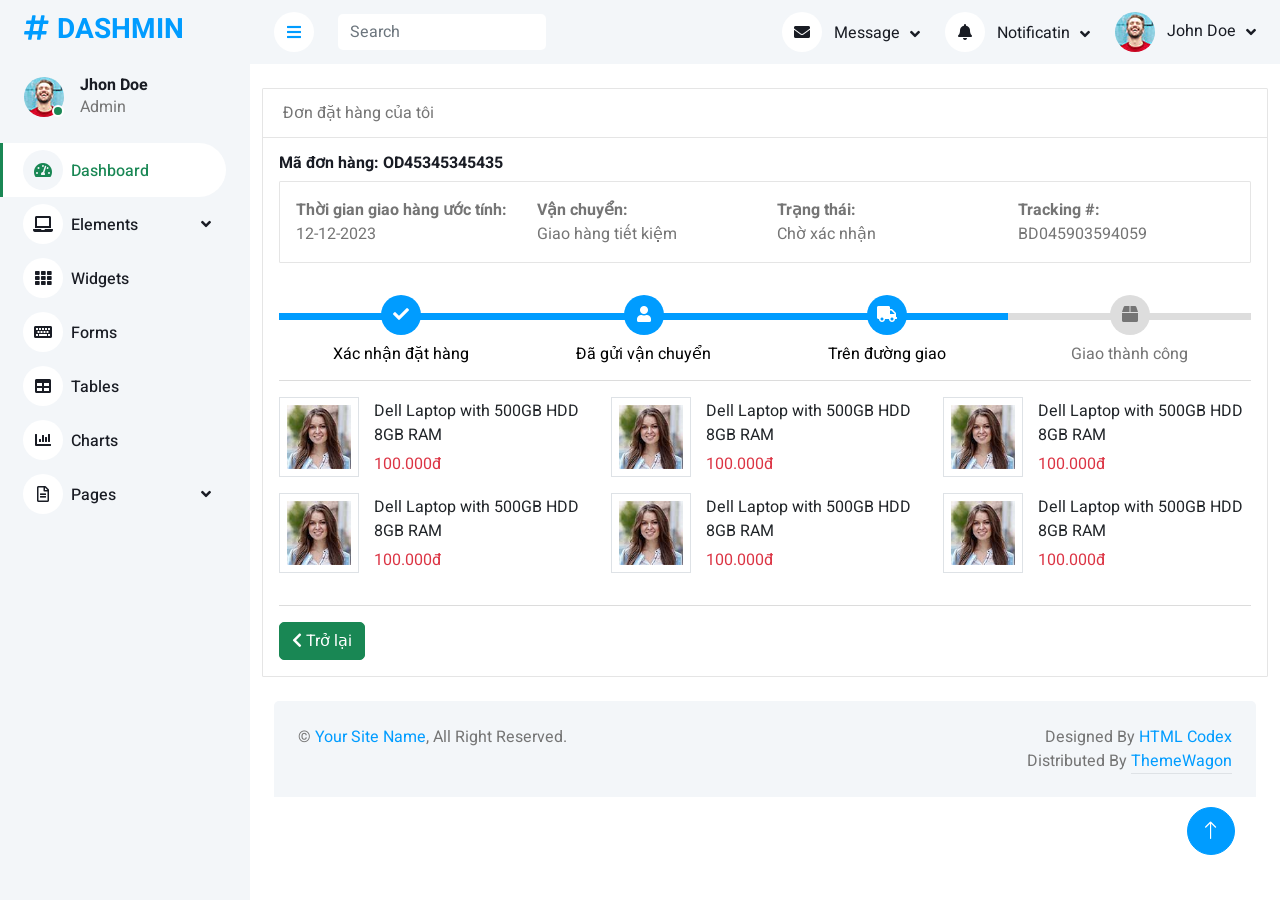
<file: admin/public_admin/order-detail.html>
<!DOCTYPE html>
<html lang="en">

<head>
    <meta charset="utf-8">
    <title>DASHMIN - Bootstrap Admin Template</title>
    <meta content="width=device-width, initial-scale=1.0" name="viewport">
    <meta content="" name="keywords">
    <meta content="" name="description">

    <!-- Favicon -->
    <link href="img/favicon.ico" rel="icon">

    <!-- Google Web Fonts -->
    <link rel="preconnect" href="https://fonts.googleapis.com">
    <link rel="preconnect" href="https://fonts.gstatic.com" crossorigin>
    <link href="https://fonts.googleapis.com/css2?family=Heebo:wght@400;500;600;700&display=swap" rel="stylesheet">

    <!-- Icon Font Stylesheet -->
    <link href="https://cdnjs.cloudflare.com/ajax/libs/font-awesome/5.10.0/css/all.min.css" rel="stylesheet">
    <link href="https://cdn.jsdelivr.net/npm/bootstrap-icons@1.4.1/font/bootstrap-icons.css" rel="stylesheet">

    <!-- Libraries Stylesheet -->
    <link href="lib/owlcarousel/assets/owl.carousel.min.css" rel="stylesheet">
    <link href="lib/tempusdominus/css/tempusdominus-bootstrap-4.min.css" rel="stylesheet" />

    <!-- Customized Bootstrap Stylesheet -->
    <link href="css/bootstrap.min.css" rel="stylesheet">

    <!-- Template Stylesheet -->
    <link href="css/style.css" rel="stylesheet">

</head>

<body>
    <div class="container-xxl position-relative bg-white d-flex p-0">
        <!-- Spinner Start -->
        <div id="spinner"
            class="show bg-white position-fixed translate-middle w-100 vh-100 top-50 start-50 d-flex align-items-center justify-content-center">
            <div class="spinner-border text-primary" style="width: 3rem; height: 3rem;" role="status">
                <span class="sr-only">Loading...</span>
            </div>
        </div>
        <!-- Spinner End -->


        <!-- Sidebar Start -->
        <div class="sidebar pe-4 pb-3">
            <nav class="navbar bg-light navbar-light">
                <a href="index.html" class="navbar-brand mx-4 mb-3">
                    <h3 class="text-primary"><i class="fa fa-hashtag me-2"></i>DASHMIN</h3>
                </a>
                <div class="d-flex align-items-center ms-4 mb-4">
                    <div class="position-relative">
                        <img class="rounded-circle" src="img/user.jpg" alt="" style="width: 40px; height: 40px;">
                        <div
                            class="bg-success rounded-circle border border-2 border-white position-absolute end-0 bottom-0 p-1">
                        </div>
                    </div>
                    <div class="ms-3">
                        <h6 class="mb-0">Jhon Doe</h6>
                        <span>Admin</span>
                    </div>
                </div>
                <div class="navbar-nav w-100">
                    <a href="index.html" class="nav-item nav-link active"><i
                            class="fa fa-tachometer-alt me-2"></i>Dashboard</a>
                    <div class="nav-item dropdown">
                        <a href="#" class="nav-link dropdown-toggle" data-bs-toggle="dropdown"><i
                                class="fa fa-laptop me-2"></i>Elements</a>
                        <div class="dropdown-menu bg-transparent border-0">
                            <a href="button.html" class="dropdown-item">Buttons</a>
                            <a href="typography.html" class="dropdown-item">Typography</a>
                            <a href="element.html" class="dropdown-item">Other Elements</a>
                        </div>
                    </div>
                    <a href="widget.html" class="nav-item nav-link"><i class="fa fa-th me-2"></i>Widgets</a>
                    <a href="form.html" class="nav-item nav-link"><i class="fa fa-keyboard me-2"></i>Forms</a>
                    <a href="table.html" class="nav-item nav-link"><i class="fa fa-table me-2"></i>Tables</a>
                    <a href="chart.html" class="nav-item nav-link"><i class="fa fa-chart-bar me-2"></i>Charts</a>
                    <div class="nav-item dropdown">
                        <a href="#" class="nav-link dropdown-toggle" data-bs-toggle="dropdown"><i
                                class="far fa-file-alt me-2"></i>Pages</a>
                        <div class="dropdown-menu bg-transparent border-0">
                            <a href="signin.html" class="dropdown-item">Sign In</a>
                            <a href="signup.html" class="dropdown-item">Sign Up</a>
                            <a href="404.html" class="dropdown-item">404 Error</a>
                            <a href="blank.html" class="dropdown-item">Blank Page</a>
                        </div>
                    </div>
                </div>
            </nav>
        </div>
        <!-- Sidebar End -->


        <!-- Content Start -->
        <div class="content">
            <!-- Navbar Start -->
            <nav class="navbar navbar-expand bg-light navbar-light sticky-top px-4 py-0">
                <a href="index.html" class="navbar-brand d-flex d-lg-none me-4">
                    <h2 class="text-primary mb-0"><i class="fa fa-hashtag"></i></h2>
                </a>
                <a href="#" class="sidebar-toggler flex-shrink-0">
                    <i class="fa fa-bars"></i>
                </a>
                <form class="d-none d-md-flex ms-4">
                    <input class="form-control border-0" type="search" placeholder="Search">
                </form>
                <div class="navbar-nav align-items-center ms-auto">
                    <div class="nav-item dropdown">
                        <a href="#" class="nav-link dropdown-toggle" data-bs-toggle="dropdown">
                            <i class="fa fa-envelope me-lg-2"></i>
                            <span class="d-none d-lg-inline-flex">Message</span>
                        </a>
                        <div class="dropdown-menu dropdown-menu-end bg-light border-0 rounded-0 rounded-bottom m-0">
                            <a href="#" class="dropdown-item">
                                <div class="d-flex align-items-center">
                                    <img class="rounded-circle" src="img/user.jpg" alt=""
                                        style="width: 40px; height: 40px;">
                                    <div class="ms-2">
                                        <h6 class="fw-normal mb-0">Jhon send you a message</h6>
                                        <small>15 minutes ago</small>
                                    </div>
                                </div>
                            </a>
                            <hr class="dropdown-divider">
                            <a href="#" class="dropdown-item">
                                <div class="d-flex align-items-center">
                                    <img class="rounded-circle" src="img/user.jpg" alt=""
                                        style="width: 40px; height: 40px;">
                                    <div class="ms-2">
                                        <h6 class="fw-normal mb-0">Jhon send you a message</h6>
                                        <small>15 minutes ago</small>
                                    </div>
                                </div>
                            </a>
                            <hr class="dropdown-divider">
                            <a href="#" class="dropdown-item">
                                <div class="d-flex align-items-center">
                                    <img class="rounded-circle" src="img/user.jpg" alt=""
                                        style="width: 40px; height: 40px;">
                                    <div class="ms-2">
                                        <h6 class="fw-normal mb-0">Jhon send you a message</h6>
                                        <small>15 minutes ago</small>
                                    </div>
                                </div>
                            </a>
                            <hr class="dropdown-divider">
                            <a href="#" class="dropdown-item text-center">See all message</a>
                        </div>
                    </div>
                    <div class="nav-item dropdown">
                        <a href="#" class="nav-link dropdown-toggle" data-bs-toggle="dropdown">
                            <i class="fa fa-bell me-lg-2"></i>
                            <span class="d-none d-lg-inline-flex">Notificatin</span>
                        </a>
                        <div class="dropdown-menu dropdown-menu-end bg-light border-0 rounded-0 rounded-bottom m-0">
                            <a href="#" class="dropdown-item">
                                <h6 class="fw-normal mb-0">Profile updated</h6>
                                <small>15 minutes ago</small>
                            </a>
                            <hr class="dropdown-divider">
                            <a href="#" class="dropdown-item">
                                <h6 class="fw-normal mb-0">New user added</h6>
                                <small>15 minutes ago</small>
                            </a>
                            <hr class="dropdown-divider">
                            <a href="#" class="dropdown-item">
                                <h6 class="fw-normal mb-0">Password changed</h6>
                                <small>15 minutes ago</small>
                            </a>
                            <hr class="dropdown-divider">
                            <a href="#" class="dropdown-item text-center">See all notifications</a>
                        </div>
                    </div>
                    <div class="nav-item dropdown">
                        <a href="#" class="nav-link dropdown-toggle" data-bs-toggle="dropdown">
                            <img class="rounded-circle me-lg-2" src="img/user.jpg" alt=""
                                style="width: 40px; height: 40px;">
                            <span class="d-none d-lg-inline-flex">John Doe</span>
                        </a>
                        <div class="dropdown-menu dropdown-menu-end bg-light border-0 rounded-0 rounded-bottom m-0">
                            <a href="#" class="dropdown-item">My Profile</a>
                            <a href="#" class="dropdown-item">Settings</a>
                            <a href="#" class="dropdown-item">Log Out</a>
                        </div>
                    </div>
                </div>
            </nav>
            <!-- Navbar End -->
            
            <div class="container-fluid pt-4">
                <article class="card">
                    <header class="card-header"> Đơn đặt hàng của tôi</header>
                    <div class="card-body">
                        <h6>Mã đơn hàng: OD45345345435</h6>
                        <article class="card">
                            <div class="card-body row">
                                <div class="col"> <strong>Thời gian giao hàng ước tính:</strong> <br>12-12-2023</div>
                                <div class="col"> <strong>Vận chuyển: </strong> <br> Giao hàng tiết kiệm</div>
                                <div class="col"> <strong>Trạng thái:</strong> <br> Chờ xác nhận </div>
                                <div class="col"> <strong>Tracking #:</strong> <br> BD045903594059 </div>
                            </div>
                        </article>
                        <div class="track">
                            <div class="step active"> <span class="icon"> <i class="fa fa-check"></i> </span> <span
                                    class="text">Xác nhận đặt hàng</span> </div>
                            <div class="step active"> <span class="icon"> <i class="fa fa-user"></i> </span> <span
                                    class="text"> Đã gửi vận chuyển</span> </div>
                            <div class="step active"> <span class="icon"> <i class="fa fa-truck"></i> </span> <span
                                    class="text"> Trên đường giao </span> </div>
                            <div class="step "> <span class="icon"> <i class="fa fa-box"></i> </span> <span
                                    class="text"> Giao thành công</span> </div>
                        </div>
                        <hr>
                        <ul class="row">
                            <li class="col-md-4">
                                <figure class="itemside mb-3">
                                    <div class="aside"><img src="./img/testimonial-1.jpg" class="img-sm border"></div>
                                    <figcaption class="info align-self-center">
                                        <p class="title">Dell Laptop with 500GB HDD <br> 8GB RAM</p> <span
                                            class="text-danger">100.000đ </span>
                                    </figcaption>
                                </figure>
                            </li>
                            <li class="col-md-4">
                                <figure class="itemside mb-3">
                                    <div class="aside"><img src="./img/testimonial-1.jpg" class="img-sm border"></div>
                                    <figcaption class="info align-self-center">
                                        <p class="title">Dell Laptop with 500GB HDD <br> 8GB RAM</p> <span
                                            class="text-danger">100.000đ </span>
                                    </figcaption>
                                </figure>
                            </li>
                            <li class="col-md-4">
                                <figure class="itemside mb-3">
                                    <div class="aside"><img src="./img/testimonial-1.jpg" class="img-sm border"></div>
                                    <figcaption class="info align-self-center">
                                        <p class="title">Dell Laptop with 500GB HDD <br> 8GB RAM</p> <span
                                            class="text-danger">100.000đ </span>
                                    </figcaption>
                                </figure>
                            </li>
                            <li class="col-md-4">
                                <figure class="itemside mb-3">
                                    <div class="aside"><img src="./img/testimonial-1.jpg" class="img-sm border"></div>
                                    <figcaption class="info align-self-center">
                                        <p class="title">Dell Laptop with 500GB HDD <br> 8GB RAM</p> <span
                                            class="text-danger">100.000đ </span>
                                    </figcaption>
                                </figure>
                            </li>
                            <li class="col-md-4">
                                <figure class="itemside mb-3">
                                    <div class="aside"><img src="./img/testimonial-1.jpg" class="img-sm border"></div>
                                    <figcaption class="info align-self-center">
                                        <p class="title">Dell Laptop with 500GB HDD <br> 8GB RAM</p> <span
                                            class="text-danger">100.000đ </span>
                                    </figcaption>
                                </figure>
                            </li>
                            <li class="col-md-4">
                                <figure class="itemside mb-3">
                                    <div class="aside"><img src="./img/testimonial-1.jpg" class="img-sm border"></div>
                                    <figcaption class="info align-self-center">
                                        <p class="title">Dell Laptop with 500GB HDD <br> 8GB RAM</p> <span
                                            class="text-danger">100.000đ </span>
                                    </figcaption>
                                </figure>
                            </li>
                        </ul>
                        <hr>
                        <a href="#" class="btn btn-success" data-abc="true"> <i class="fa fa-chevron-left"></i> Trở lại</a>
                    </div>
                </article>
            </div>



            







            <!-- Footer Start -->
            <div class="container-fluid pt-4 px-4">
                <div class="bg-light rounded-top p-4">
                    <div class="row">
                        <div class="col-12 col-sm-6 text-center text-sm-start">
                            &copy; <a href="#">Your Site Name</a>, All Right Reserved.
                        </div>
                        <div class="col-12 col-sm-6 text-center text-sm-end">
                            <!--/*** This template is free as long as you keep the footer author’s credit link/attribution link/backlink. If you'd like to use the template without the footer author’s credit link/attribution link/backlink, you can purchase the Credit Removal License from "https://htmlcodex.com/credit-removal". Thank you for your support. ***/-->
                            Designed By <a href="https://htmlcodex.com">HTML Codex</a>
                            </br>
                            Distributed By <a class="border-bottom" href="https://themewagon.com"
                                target="_blank">ThemeWagon</a>
                        </div>
                    </div>
                </div>
            </div>
            <!-- Footer End -->
        </div>
        <!-- Content End -->


        <!-- Back to Top -->
        <a href="#" class="btn btn-lg btn-primary btn-lg-square back-to-top"><i class="bi bi-arrow-up"></i></a>
    </div>

    <!-- JavaScript Libraries -->
    <script src="https://code.jquery.com/jquery-3.4.1.min.js"></script>
    <script src="https://cdn.jsdelivr.net/npm/bootstrap@5.0.0/dist/js/bootstrap.bundle.min.js"></script>
    <script src="lib/chart/chart.min.js"></script>
    <script src="lib/easing/easing.min.js"></script>
    <script src="lib/waypoints/waypoints.min.js"></script>
    <script src="lib/owlcarousel/owl.carousel.min.js"></script>
    <script src="lib/tempusdominus/js/moment.min.js"></script>
    <script src="lib/tempusdominus/js/moment-timezone.min.js"></script>
    <script src="lib/tempusdominus/js/tempusdominus-bootstrap-4.min.js"></script>

    <!-- Template Javascript -->
    <script src="js/main.js"></script>
</body>

</html>
</file>
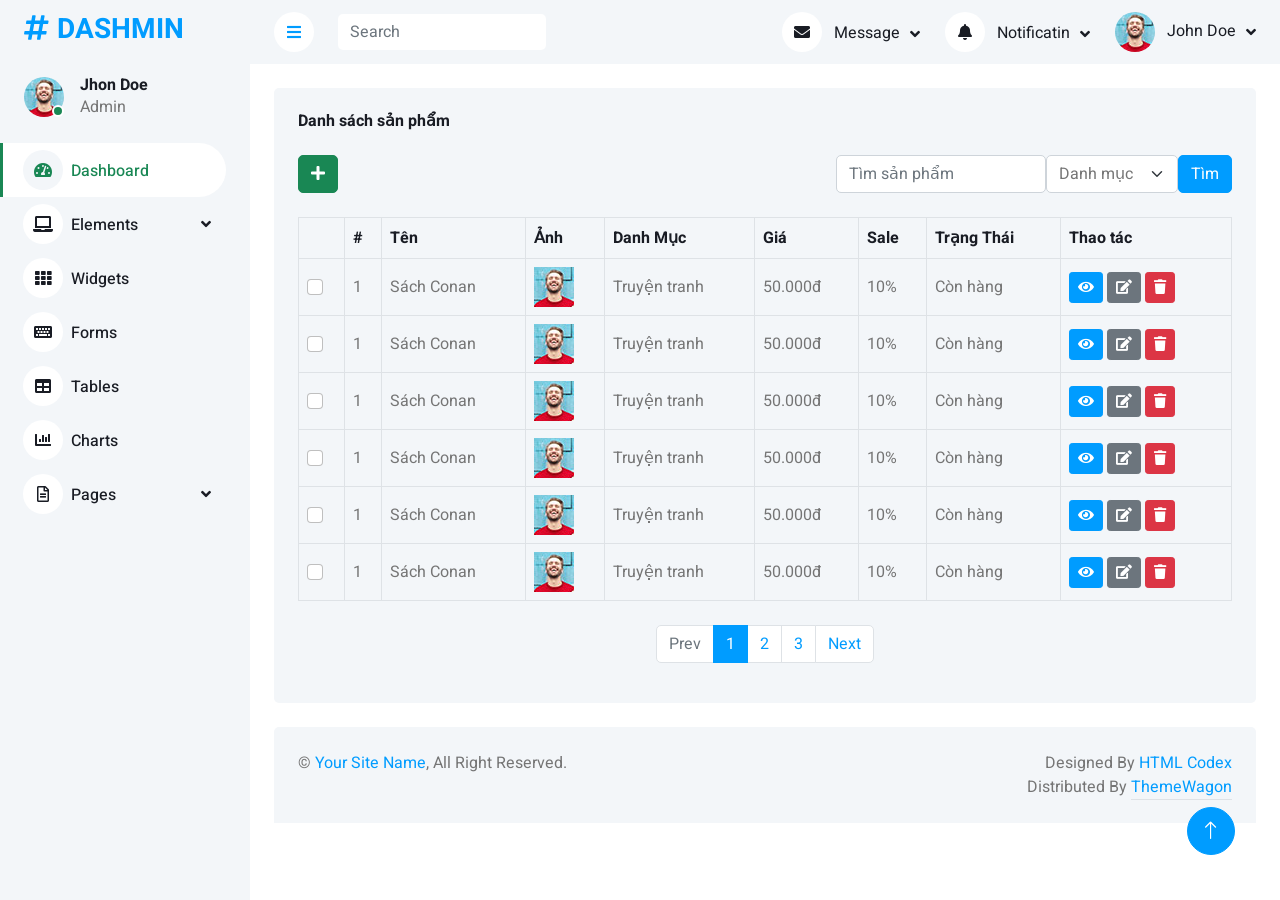
<file: admin/public_admin/quan-li-video.html>
<!DOCTYPE html>
<html lang="en">

<head>
    <meta charset="utf-8">
    <title>DASHMIN - Bootstrap Admin Template</title>
    <meta content="width=device-width, initial-scale=1.0" name="viewport">
    <meta content="" name="keywords">
    <meta content="" name="description">

    <!-- Favicon -->
    <link href="img/favicon.ico" rel="icon">

    <!-- Google Web Fonts -->
    <link rel="preconnect" href="https://fonts.googleapis.com">
    <link rel="preconnect" href="https://fonts.gstatic.com" crossorigin>
    <link href="https://fonts.googleapis.com/css2?family=Heebo:wght@400;500;600;700&display=swap" rel="stylesheet">
    
    <!-- Icon Font Stylesheet -->
    <link href="https://cdnjs.cloudflare.com/ajax/libs/font-awesome/5.10.0/css/all.min.css" rel="stylesheet">
    <link href="https://cdn.jsdelivr.net/npm/bootstrap-icons@1.4.1/font/bootstrap-icons.css" rel="stylesheet">

    <!-- Libraries Stylesheet -->
    <link href="lib/owlcarousel/assets/owl.carousel.min.css" rel="stylesheet">
    <link href="lib/tempusdominus/css/tempusdominus-bootstrap-4.min.css" rel="stylesheet" />

    <!-- Customized Bootstrap Stylesheet -->
    <link href="css/bootstrap.min.css" rel="stylesheet">

    <!-- Template Stylesheet -->
    <link href="css/style.css" rel="stylesheet">
</head>

<body>
    <div class="container-xxl position-relative bg-white d-flex p-0">
        <!-- Spinner Start -->
        <div id="spinner" class="show bg-white position-fixed translate-middle w-100 vh-100 top-50 start-50 d-flex align-items-center justify-content-center">
            <div class="spinner-border text-primary" style="width: 3rem; height: 3rem;" role="status">
                <span class="sr-only">Loading...</span>
            </div>
        </div>
        <!-- Spinner End -->


        <!-- Sidebar Start -->
        <div class="sidebar pe-4 pb-3">
            <nav class="navbar bg-light navbar-light">
                <a href="index.html" class="navbar-brand mx-4 mb-3">
                    <h3 class="text-primary"><i class="fa fa-hashtag me-2"></i>DASHMIN</h3>
                </a>
                <div class="d-flex align-items-center ms-4 mb-4">
                    <div class="position-relative">
                        <img class="rounded-circle" src="img/user.jpg" alt="" style="width: 40px; height: 40px;">
                        <div class="bg-success rounded-circle border border-2 border-white position-absolute end-0 bottom-0 p-1"></div>
                    </div>
                    <div class="ms-3">
                        <h6 class="mb-0">Jhon Doe</h6>
                        <span>Admin</span>
                    </div>
                </div>
                <div class="navbar-nav w-100">
                    <a href="index.html" class="nav-item nav-link active"><i class="fa fa-tachometer-alt me-2"></i>Dashboard</a>
                    <div class="nav-item dropdown">
                        <a href="#" class="nav-link dropdown-toggle" data-bs-toggle="dropdown"><i class="fa fa-laptop me-2"></i>Elements</a>
                        <div class="dropdown-menu bg-transparent border-0">
                            <a href="button.html" class="dropdown-item">Buttons</a>
                            <a href="typography.html" class="dropdown-item">Typography</a>
                            <a href="element.html" class="dropdown-item">Other Elements</a>
                        </div>
                    </div>
                    <a href="widget.html" class="nav-item nav-link"><i class="fa fa-th me-2"></i>Widgets</a>
                    <a href="form.html" class="nav-item nav-link"><i class="fa fa-keyboard me-2"></i>Forms</a>
                    <a href="table.html" class="nav-item nav-link"><i class="fa fa-table me-2"></i>Tables</a>
                    <a href="chart.html" class="nav-item nav-link"><i class="fa fa-chart-bar me-2"></i>Charts</a>
                    <div class="nav-item dropdown">
                        <a href="#" class="nav-link dropdown-toggle" data-bs-toggle="dropdown"><i class="far fa-file-alt me-2"></i>Pages</a>
                        <div class="dropdown-menu bg-transparent border-0">
                            <a href="signin.html" class="dropdown-item">Sign In</a>
                            <a href="signup.html" class="dropdown-item">Sign Up</a>
                            <a href="404.html" class="dropdown-item">404 Error</a>
                            <a href="blank.html" class="dropdown-item">Blank Page</a>
                        </div>
                    </div>
                </div>
            </nav>
        </div>
        <!-- Sidebar End -->


        <!-- Content Start -->
        <div class="content">
            <!-- Navbar Start -->
            <nav class="navbar navbar-expand bg-light navbar-light sticky-top px-4 py-0">
                <a href="index.html" class="navbar-brand d-flex d-lg-none me-4">
                    <h2 class="text-primary mb-0"><i class="fa fa-hashtag"></i></h2>
                </a>
                <a href="#" class="sidebar-toggler flex-shrink-0">
                    <i class="fa fa-bars"></i>
                </a>
                <form class="d-none d-md-flex ms-4">
                    <input class="form-control border-0" type="search" placeholder="Search">
                </form>
                <div class="navbar-nav align-items-center ms-auto">
                    <div class="nav-item dropdown">
                        <a href="#" class="nav-link dropdown-toggle" data-bs-toggle="dropdown">
                            <i class="fa fa-envelope me-lg-2"></i>
                            <span class="d-none d-lg-inline-flex">Message</span>
                        </a>
                        <div class="dropdown-menu dropdown-menu-end bg-light border-0 rounded-0 rounded-bottom m-0">
                            <a href="#" class="dropdown-item">
                                <div class="d-flex align-items-center">
                                    <img class="rounded-circle" src="img/user.jpg" alt="" style="width: 40px; height: 40px;">
                                    <div class="ms-2">
                                        <h6 class="fw-normal mb-0">Jhon send you a message</h6>
                                        <small>15 minutes ago</small>
                                    </div>
                                </div>
                            </a>
                            <hr class="dropdown-divider">
                            <a href="#" class="dropdown-item">
                                <div class="d-flex align-items-center">
                                    <img class="rounded-circle" src="img/user.jpg" alt="" style="width: 40px; height: 40px;">
                                    <div class="ms-2">
                                        <h6 class="fw-normal mb-0">Jhon send you a message</h6>
                                        <small>15 minutes ago</small>
                                    </div>
                                </div>
                            </a>
                            <hr class="dropdown-divider">
                            <a href="#" class="dropdown-item">
                                <div class="d-flex align-items-center">
                                    <img class="rounded-circle" src="img/user.jpg" alt="" style="width: 40px; height: 40px;">
                                    <div class="ms-2">
                                        <h6 class="fw-normal mb-0">Jhon send you a message</h6>
                                        <small>15 minutes ago</small>
                                    </div>
                                </div>
                            </a>
                            <hr class="dropdown-divider">
                            <a href="#" class="dropdown-item text-center">See all message</a>
                        </div>
                    </div>
                    <div class="nav-item dropdown">
                        <a href="#" class="nav-link dropdown-toggle" data-bs-toggle="dropdown">
                            <i class="fa fa-bell me-lg-2"></i>
                            <span class="d-none d-lg-inline-flex">Notificatin</span>
                        </a>
                        <div class="dropdown-menu dropdown-menu-end bg-light border-0 rounded-0 rounded-bottom m-0">
                            <a href="#" class="dropdown-item">
                                <h6 class="fw-normal mb-0">Profile updated</h6>
                                <small>15 minutes ago</small>
                            </a>
                            <hr class="dropdown-divider">
                            <a href="#" class="dropdown-item">
                                <h6 class="fw-normal mb-0">New user added</h6>
                                <small>15 minutes ago</small>
                            </a>
                            <hr class="dropdown-divider">
                            <a href="#" class="dropdown-item">
                                <h6 class="fw-normal mb-0">Password changed</h6>
                                <small>15 minutes ago</small>
                            </a>
                            <hr class="dropdown-divider">
                            <a href="#" class="dropdown-item text-center">See all notifications</a>
                        </div>
                    </div>
                    <div class="nav-item dropdown">
                        <a href="#" class="nav-link dropdown-toggle" data-bs-toggle="dropdown">
                            <img class="rounded-circle me-lg-2" src="img/user.jpg" alt="" style="width: 40px; height: 40px;">
                            <span class="d-none d-lg-inline-flex">John Doe</span>
                        </a>
                        <div class="dropdown-menu dropdown-menu-end bg-light border-0 rounded-0 rounded-bottom m-0">
                            <a href="#" class="dropdown-item">My Profile</a>
                            <a href="#" class="dropdown-item">Settings</a>
                            <a href="#" class="dropdown-item">Log Out</a>
                        </div>
                    </div>
                </div>
            </nav>
            <!-- Navbar End -->


            

            
            <!-- LIST PRODUCTS -->
            <div class="container-fluid pt-4 px-4">
                <div class="bg-light text-center rounded p-4">
                    <div class="d-flex align-items-center justify-content-between mb-4">
                        <h6 class="mb-0">Danh sách sản phẩm</h6>
                        
                    </div>
                    <div class="d-flex align-items-center justify-content-between mb-4">
                       
                        <a href="" class="btn btn-success"><i class="fa fa-plus"></i></a>
                        <div class="d-flex">
                            <div class="form-group">
                                <input type="search" class="form-control" placeholder="Tìm sản phẩm">
                            </div>
                            <div class="form-group">
                                <select class="form-select" id="floatingSelect"
                                    aria-label="Floating label select example">
                                    <option selected>Danh mục</option>
                                    <option value="1">Tiểu thuyết</option>
                                    <option value="1">Thiếu nhi</option>
                                </select>
                            </div>   
                            
                            <input type="submit" class="btn btn-primary" value="Tìm">
                           
                        </div>     
                    </div>
                    <div class="table-responsive">
                        <table class="table text-start align-middle table-bordered table-hover mb-0">
                            <thead>
                                <tr class="text-dark">
                                    <th scope="col"></th>
                                    <th scope="col">#</th>
                                    <th scope="col">Tên</th>
                                    <th scope="col">Ảnh</th>
                                    <th scope="col">Danh Mục</th>
                                    <th scope="col">Giá</th>
                                    <th scope="col">Sale</th>
                                    <th scope="col">Trạng Thái</th>
                                    <th scope="col">Thao tác</th>
                                </tr>
                            </thead>
                            <tbody>
                                <tr>
                                    <td><input class="form-check-input" type="checkbox"></td>
                                    <td>1</td>
                                    <td>Sách Conan</td>
                                    <td>
                                        <img src="./img/user.jpg" alt="">
                                    </td>
                                    <td>Truyện tranh</td>
                                    <td>50.000đ</td>
                                    <td>10%</td>
                                    <td>Còn hàng</td>
                                    <td>
                                        <a class="btn btn-sm btn-primary" href=""><i class="fa fa-eye"></i></a>
                                        <a class="btn btn-sm btn-secondary" href=""><i class="fa fa-edit"></i></a>
                                        <a class="btn btn-sm btn-danger" href=""><i class="fa fa-trash"></i></a>                                                                         
                                    </td>
                                </tr>
                                <tr>
                                    <td><input class="form-check-input" type="checkbox"></td>
                                    <td>1</td>
                                    <td>Sách Conan</td>
                                    <td>
                                        <img src="./img/user.jpg" alt="">
                                    </td>
                                    <td>Truyện tranh</td>
                                    <td>50.000đ</td>
                                    <td>10%</td>
                                    <td>Còn hàng</td>
                                    <td>
                                        <a class="btn btn-sm btn-primary" href=""><i class="fa fa-eye"></i></a>
                                        <a class="btn btn-sm btn-secondary" href=""><i class="fa fa-edit"></i></a>
                                        <a class="btn btn-sm btn-danger" href=""><i class="fa fa-trash"></i></a>                                                                         
                                    </td>
                                </tr>
                                <tr>
                                    <td><input class="form-check-input" type="checkbox"></td>
                                    <td>1</td>
                                    <td>Sách Conan</td>
                                    <td>
                                        <img src="./img/user.jpg" alt="">
                                    </td>
                                    <td>Truyện tranh</td>
                                    <td>50.000đ</td>
                                    <td>10%</td>
                                    <td>Còn hàng</td>
                                    <td>
                                        <a class="btn btn-sm btn-primary" href=""><i class="fa fa-eye"></i></a>
                                        <a class="btn btn-sm btn-secondary" href=""><i class="fa fa-edit"></i></a>
                                        <a class="btn btn-sm btn-danger" href=""><i class="fa fa-trash"></i></a>                                                                         
                                    </td>
                                </tr>
                                <tr>
                                    <td><input class="form-check-input" type="checkbox"></td>
                                    <td>1</td>
                                    <td>Sách Conan</td>
                                    <td>
                                        <img src="./img/user.jpg" alt="">
                                    </td>
                                    <td>Truyện tranh</td>
                                    <td>50.000đ</td>
                                    <td>10%</td>
                                    <td>Còn hàng</td>
                                    <td>
                                        <a class="btn btn-sm btn-primary" href=""><i class="fa fa-eye"></i></a>
                                        <a class="btn btn-sm btn-secondary" href=""><i class="fa fa-edit"></i></a>
                                        <a class="btn btn-sm btn-danger" href=""><i class="fa fa-trash"></i></a>                                                                         
                                    </td>
                                </tr>
                                <tr>
                                    <td><input class="form-check-input" type="checkbox"></td>
                                    <td>1</td>
                                    <td>Sách Conan</td>
                                    <td>
                                        <img src="./img/user.jpg" alt="">
                                    </td>
                                    <td>Truyện tranh</td>
                                    <td>50.000đ</td>
                                    <td>10%</td>
                                    <td>Còn hàng</td>
                                    <td>
                                        <a class="btn btn-sm btn-primary" href=""><i class="fa fa-eye"></i></a>
                                        <a class="btn btn-sm btn-secondary" href=""><i class="fa fa-edit"></i></a>
                                        <a class="btn btn-sm btn-danger" href=""><i class="fa fa-trash"></i></a>                                                                         
                                    </td>
                                </tr>
                                <tr>
                                    <td><input class="form-check-input" type="checkbox"></td>
                                    <td>1</td>
                                    <td>Sách Conan</td>
                                    <td>
                                        <img src="./img/user.jpg" alt="">
                                    </td>
                                    <td>Truyện tranh</td>
                                    <td>50.000đ</td>
                                    <td>10%</td>
                                    <td>Còn hàng</td>
                                    <td>
                                        <a class="btn btn-sm btn-primary" href=""><i class="fa fa-eye"></i></a>
                                        <a class="btn btn-sm btn-secondary" href=""><i class="fa fa-edit"></i></a>
                                        <a class="btn btn-sm btn-danger" href=""><i class="fa fa-trash"></i></a>                                                                         
                                    </td>
                                </tr>
                                
                                
                            </tbody>
                        </table>
                        <div class="col-12 mt-4">
                            <nav>
                                <ul class="pagination justify-content-center">
                                    <li class="page-item disabled"><a class="page-link" href="#">Prev</span></a></li>
                                    <li class="page-item active">
                                        <a class="page-link" href="list_product&page=">1</a>
                                    </li>
                                    <li class="page-item">
                                        <a class="page-link" href="list_product&page=">2</a>
                                    </li>
                                    <li class="page-item">
                                        <a class="page-link" href="list_product&page=">3</a>
                                    </li>
                                    
                                    <li class="page-item"><a class="page-link" href="#">Next</a></li>
                                </ul>
                            </nav>
                        </div>
                    </div>
                </div>
            </div>
            <!-- LIST PRODUCTS END -->

            
            <!-- Footer Start -->
            <div class="container-fluid pt-4 px-4">
                <div class="bg-light rounded-top p-4">
                    <div class="row">
                        <div class="col-12 col-sm-6 text-center text-sm-start">
                            &copy; <a href="#">Your Site Name</a>, All Right Reserved. 
                        </div>
                        <div class="col-12 col-sm-6 text-center text-sm-end">
                            <!--/*** This template is free as long as you keep the footer author’s credit link/attribution link/backlink. If you'd like to use the template without the footer author’s credit link/attribution link/backlink, you can purchase the Credit Removal License from "https://htmlcodex.com/credit-removal". Thank you for your support. ***/-->
                            Designed By <a href="https://htmlcodex.com">HTML Codex</a>
                        </br>
                        Distributed By <a class="border-bottom" href="https://themewagon.com" target="_blank">ThemeWagon</a>
                        </div>
                    </div>
                </div>
            </div>
            <!-- Footer End -->
        </div>
        <!-- Content End -->


        <!-- Back to Top -->
        <a href="#" class="btn btn-lg btn-primary btn-lg-square back-to-top"><i class="bi bi-arrow-up"></i></a>
    </div>

    <!-- JavaScript Libraries -->
    <script src="https://code.jquery.com/jquery-3.4.1.min.js"></script>
    <script src="https://cdn.jsdelivr.net/npm/bootstrap@5.0.0/dist/js/bootstrap.bundle.min.js"></script>
    <script src="lib/chart/chart.min.js"></script>
    <script src="lib/easing/easing.min.js"></script>
    <script src="lib/waypoints/waypoints.min.js"></script>
    <script src="lib/owlcarousel/owl.carousel.min.js"></script>
    <script src="lib/tempusdominus/js/moment.min.js"></script>
    <script src="lib/tempusdominus/js/moment-timezone.min.js"></script>
    <script src="lib/tempusdominus/js/tempusdominus-bootstrap-4.min.js"></script>

    <!-- Template Javascript -->
    <script src="js/main.js"></script>
</body>

</html>
</file>
<file: admin/public_admin/css/style.css>
/* @import url('https://fonts.googleapis.com/css?family=Open+Sans&display=swap'); */
:root {
    /* --primary: #009CFF; */
    --primary:  #198754;
   
    --light: #F3F6F9;
    --dark: #191C24;
}

.back-to-top {
    position: fixed;
    display: none;
    right: 45px;
    bottom: 45px;
    z-index: 99;
}


/*** Spinner ***/
#spinner {
    opacity: 0;
    visibility: hidden;
    transition: opacity .5s ease-out, visibility 0s linear .5s;
    z-index: 99999;
}

#spinner.show {
    transition: opacity .5s ease-out, visibility 0s linear 0s;
    visibility: visible;
    opacity: 1;
}


/*** Button ***/
.btn {
    transition: .5s;
}

.btn.btn-primary {
    color: #FFFFFF;
}

.btn-square {
    width: 38px;
    height: 38px;
}

.btn-sm-square {
    width: 32px;
    height: 32px;
}

.btn-lg-square {
    width: 48px;
    height: 48px;
}

.btn-square,
.btn-sm-square,
.btn-lg-square {
    padding: 0;
    display: inline-flex;
    align-items: center;
    justify-content: center;
    font-weight: normal;
    border-radius: 50px;
}


/*** Layout ***/
.sidebar {
    position: fixed;
    top: 0;
    left: 0;
    bottom: 0;
    width: 250px;
    height: 100vh;
    overflow-y: auto;
    background: var(--light);
    transition: 0.5s;
    z-index: 999;
}

.content {
    
    margin-left: 250px;
    min-height: 100vh;
    background: #FFFFFF;
    transition: 0.5s;
}

@media (min-width: 992px) {
    .sidebar {
        margin-left: 0;
    }

    .sidebar.open {
        margin-left: -250px;
    }

    .content {
        width: calc(100% - 250px);
    }

    .content.open {
        width: 100%;
        margin-left: 0;
    }
}

@media (max-width: 991.98px) {
    .sidebar {
        margin-left: -250px;
    }

    .sidebar.open {
        margin-left: 0;
    }

    .content {
        width: 100%;
        margin-left: 0;
    }
}


/*** Navbar ***/
.sidebar .navbar .navbar-nav .nav-link {
    padding: 7px 20px;
    color: var(--dark);
    font-weight: 500;
    border-left: 3px solid var(--light);
    border-radius: 0 30px 30px 0;
    outline: none;
}

.sidebar .navbar .navbar-nav .nav-link:hover,
.sidebar .navbar .navbar-nav .nav-link.active {
    color: var(--primary);
    background: #FFFFFF;
    border-color: var(--primary);
}

.sidebar .navbar .navbar-nav .nav-link i {
    width: 40px;
    height: 40px;
    display: inline-flex;
    align-items: center;
    justify-content: center;
    background: #FFFFFF;
    border-radius: 40px;
}

.sidebar .navbar .navbar-nav .nav-link:hover i,
.sidebar .navbar .navbar-nav .nav-link.active i {
    background: var(--light);
}

.sidebar .navbar .dropdown-toggle::after {
    position: absolute;
    top: 15px;
    right: 15px;
    border: none;
    content: "\f107";
    font-family: "Font Awesome 5 Free";
    font-weight: 900;
    transition: .5s;
}

.sidebar .navbar .dropdown-toggle[aria-expanded=true]::after {
    transform: rotate(-180deg);
}

.sidebar .navbar .dropdown-item {
    padding-left: 25px;
    border-radius: 0 30px 30px 0;
}

.content .navbar .navbar-nav .nav-link {
    margin-left: 25px;
    padding: 12px 0;
    color: var(--dark);
    outline: none;
}

.content .navbar .navbar-nav .nav-link:hover,
.content .navbar .navbar-nav .nav-link.active {
    color: var(--primary);
}

.content .navbar .sidebar-toggler,
.content .navbar .navbar-nav .nav-link i {
    width: 40px;
    height: 40px;
    display: inline-flex;
    align-items: center;
    justify-content: center;
    background: #FFFFFF;
    border-radius: 40px;
}

.content .navbar .dropdown-toggle::after {
    margin-left: 6px;
    vertical-align: middle;
    border: none;
    content: "\f107";
    font-family: "Font Awesome 5 Free";
    font-weight: 900;
    transition: .5s;
}

.content .navbar .dropdown-toggle[aria-expanded=true]::after {
    transform: rotate(-180deg);
}

@media (max-width: 575.98px) {
    .content .navbar .navbar-nav .nav-link {
        margin-left: 15px;
    }
}


/*** Date Picker ***/
.bootstrap-datetimepicker-widget.bottom {
    top: auto !important;
}

.bootstrap-datetimepicker-widget .table * {
    border-bottom-width: 0px;
}

.bootstrap-datetimepicker-widget .table th {
    font-weight: 500;
}

.bootstrap-datetimepicker-widget.dropdown-menu {
    padding: 10px;
    border-radius: 2px;
}

.bootstrap-datetimepicker-widget table td.active,
.bootstrap-datetimepicker-widget table td.active:hover {
    background: var(--primary);
}

.bootstrap-datetimepicker-widget table td.today::before {
    border-bottom-color: var(--primary);
}


/*** Testimonial ***/
.progress .progress-bar {
    width: 0px;
    transition: 2s;
}


/*** Testimonial ***/
.testimonial-carousel .owl-dots {
    margin-top: 24px;
    display: flex;
    align-items: flex-end;
    justify-content: center;
}

.testimonial-carousel .owl-dot {
    position: relative;
    display: inline-block;
    margin: 0 5px;
    width: 15px;
    height: 15px;
    border: 5px solid var(--primary);
    border-radius: 15px;
    transition: .5s;
}

.testimonial-carousel .owl-dot.active {
    background: var(--dark);
    border-color: var(--primary);
}


/* Order detail css */
.card {
    position: relative;
    display: -webkit-box;
    display: -ms-flexbox;
    display: flex;
    -webkit-box-orient: vertical;
    -webkit-box-direction: normal;
    -ms-flex-direction: column;
    flex-direction: column;
    min-width: 0;
    word-wrap: break-word;
    background-color: #fff;
    background-clip: border-box;
    border: 1px solid rgba(0, 0, 0, 0.1);
    border-radius: 0.10rem
}

.card-header:first-child {
    border-radius: calc(0.37rem - 1px) calc(0.37rem - 1px) 0 0
}

.card-header {
    padding: 0.75rem 1.25rem;
    margin-bottom: 0;
    background-color: #fff;
    border-bottom: 1px solid rgba(0, 0, 0, 0.1)
}

.track {
    position: relative;
    background-color: #ddd;
    height: 7px;
    display: -webkit-box;
    display: -ms-flexbox;
    display: flex;
    margin-bottom: 60px;
    margin-top: 50px
}

.track .step {
    -webkit-box-flex: 1;
    -ms-flex-positive: 1;
    flex-grow: 1;
    width: 25%;
    margin-top: -18px;
    text-align: center;
    position: relative
}

.track .step.active:before {
    background: #009CFF;
}

.track .step::before {
    height: 7px;
    position: absolute;
    content: "";
    width: 100%;
    left: 0;
    top: 18px
}

.track .step.active .icon {
    background: #009CFF;
    color: #fff;
}

.track .icon {
    display: inline-block;
    width: 40px;
    height: 40px;
    line-height: 40px;
    position: relative;
    border-radius: 100%;
    background: #ddd;
}

.track .step.active .text {
    font-weight: 400;
    color: #000;
}

.track .text {
    display: block;
    margin-top: 7px
}

.itemside {
    position: relative;
    display: -webkit-box;
    display: -ms-flexbox;
    display: flex;
    width: 100%;
}

.itemside .aside {
    position: relative;
    -ms-flex-negative: 0;
    flex-shrink: 0
}

.img-sm {
    width: 80px;
    height: 80px;
    padding: 7px
}

ul.row,
ul.row-sm {
    list-style: none;
    padding: 0
}

.itemside .info {
    padding-left: 15px;
    padding-right: 7px
}

.itemside .title {
    display: block;
    margin-bottom: 5px;
    color: #212529
}

p {
    margin-top: 0;
    margin-bottom: 1rem
}

.td-responsive-2 {
    min-width: 120px; 
    max-width: 145px;
}

.td-responsive-3 {
    min-width: 180px; 
    max-width: 218px;
}

.td-date {
    min-width: 145px;
}

.td-name {
    min-width: 150px;
}
</file>
<file: admin/public_admin/plugins/toastr/toastr.css>
/*
 * Note that this is toastr v2.1.3, the "latest" version in url has no more maintenance,
 * please go to https://cdnjs.com/libraries/toastr.js and pick a certain version you want to use,
 * make sure you copy the url from the website since the url may change between versions.
 * */
 .toast-title {
    font-weight: bold;
  }
  .toast-message {
    -ms-word-wrap: break-word;
    word-wrap: break-word;
  }
  .toast-message a,
  .toast-message label {
    color: #FFFFFF;
  }
  .toast-message a:hover {
    color: #CCCCCC;
    text-decoration: none;
  }
  .toast-close-button {
    position: relative;
    right: -0.3em;
    top: -0.3em;
    float: right;
    font-size: 20px;
    font-weight: bold;
    color: #FFFFFF;
    -webkit-text-shadow: 0 1px 0 #ffffff;
    text-shadow: 0 1px 0 #ffffff;
    opacity: 0.8;
    -ms-filter: progid:DXImageTransform.Microsoft.Alpha(Opacity=80);
    filter: alpha(opacity=80);
    line-height: 1;
  }
  .toast-close-button:hover,
  .toast-close-button:focus {
    color: #000000;
    text-decoration: none;
    cursor: pointer;
    opacity: 0.4;
    -ms-filter: progid:DXImageTransform.Microsoft.Alpha(Opacity=40);
    filter: alpha(opacity=40);
  }
  .rtl .toast-close-button {
    left: -0.3em;
    float: left;
    right: 0.3em;
  }
  /*Additional properties for button version
   iOS requires the button element instead of an anchor tag.
   If you want the anchor version, it requires `href="#"`.*/
  button.toast-close-button {
    padding: 0;
    cursor: pointer;
    background: transparent;
    border: 0;
    -webkit-appearance: none;
  }
  .toast-top-center {
    top: 0;
    right: 0;
    width: 100%;
  }
  .toast-bottom-center {
    bottom: 0;
    right: 0;
    width: 100%;
  }
  .toast-top-full-width {
    top: 0;
    right: 0;
    width: 100%;
  }
  .toast-bottom-full-width {
    bottom: 0;
    right: 0;
    width: 100%;
  }
  .toast-top-left {
    top: 12px;
    left: 12px;
  }
  .toast-top-right {
    top: 12px;
    right: 12px;
  }
  .toast-bottom-right {
    right: 12px;
    bottom: 12px;
  }
  .toast-bottom-left {
    bottom: 12px;
    left: 12px;
  }
  #toast-container {
    position: fixed;
    z-index: 999999;
    pointer-events: none;
    /*overrides*/
  }
  #toast-container * {
    -moz-box-sizing: border-box;
    -webkit-box-sizing: border-box;
    box-sizing: border-box;
  }
  #toast-container > div {
    position: relative;
    pointer-events: auto;
    overflow: hidden;
    margin: 0 0 6px;
    padding: 15px 15px 15px 50px;
    width: 300px;
    -moz-border-radius: 3px 3px 3px 3px;
    -webkit-border-radius: 3px 3px 3px 3px;
    border-radius: 3px 3px 3px 3px;
    background-position: 15px center;
    background-repeat: no-repeat;
    -moz-box-shadow: 0 0 12px #999999;
    -webkit-box-shadow: 0 0 12px #999999;
    box-shadow: 0 0 12px #999999;
    color: #FFFFFF;
    -ms-filter: progid:DXImageTransform.Microsoft.Alpha(Opacity=80);
    filter: alpha(opacity=80);
  }
  #toast-container > div.rtl {
    direction: rtl;
    padding: 15px 50px 15px 15px;
    background-position: right 15px center;
  }
  #toast-container > div:hover {
    -moz-box-shadow: 0 0 12px #000000;
    -webkit-box-shadow: 0 0 12px #000000;
    box-shadow: 0 0 12px #000000;
    opacity: 1;
    -ms-filter: progid:DXImageTransform.Microsoft.Alpha(Opacity=100);
    filter: alpha(opacity=100);
    cursor: pointer;
  }
  #toast-container > .toast-info {
    background-image: url("[data-uri]") !important;
  }
  #toast-container > .toast-danger,
  #toast-container > .toast-error {
    background-image: url("[data-uri]") !important;
  }
  #toast-container > .toast-success {
    background-image: url("[data-uri]") !important;
  }
  #toast-container > .toast-warning {
    background-image: url("[data-uri]") !important;
  }
  #toast-container.toast-top-center > div,
  #toast-container.toast-bottom-center > div {
    width: 300px;
    margin-left: auto;
    margin-right: auto;
  }
  #toast-container.toast-top-full-width > div,
  #toast-container.toast-bottom-full-width > div {
    width: 96%;
    margin-left: auto;
    margin-right: auto;
  }
  .toast {
    background-color: #924AEF;
  }
  .toast-success {
    background-color: #38E25D;
  }
  .toast-error {
    background-color: #FF4A55;
  }
  .toast-info {
    background-color: #5ECFFF;
  }
  .toast-warning {
    background-color: #FF9325;
  }
  .toast-progress {
    position: absolute;
    left: 0;
    bottom: 0;
    height: 4px;
    background-color: #FFFFFF;
    opacity: 0.85;
    -ms-filter: progid:DXImageTransform.Microsoft.Alpha(Opacity=40);
    filter: alpha(opacity=40);
  }
  /*Responsive Design*/
  @media all and (max-width: 240px) {
    #toast-container > div {
      padding: 8px 8px 8px 50px;
      width: 11em;
    }
    #toast-container > div.rtl {
      padding: 8px 50px 8px 8px;
    }
    #toast-container .toast-close-button {
      right: -0.2em;
      top: -0.2em;
    }
    #toast-container .rtl .toast-close-button {
      left: -0.2em;
      right: 0.2em;
    }
  }
  @media all and (min-width: 241px) and (max-width: 480px) {
    #toast-container > div {
      padding: 8px 8px 8px 50px;
      width: 18em;
    }
    #toast-container > div.rtl {
      padding: 8px 50px 8px 8px;
    }
    #toast-container .toast-close-button {
      right: -0.2em;
      top: -0.2em;
    }
    #toast-container .rtl .toast-close-button {
      left: -0.2em;
      right: 0.2em;
    }
  }
  @media all and (min-width: 481px) and (max-width: 768px) {
    #toast-container > div {
      padding: 15px 15px 15px 50px;
      width: 25em;
    }
    #toast-container > div.rtl {
      padding: 15px 50px 15px 15px;
    }
  }
</file>
<file: admin/public_admin/css/custom.css>
.link-hover {
    color: #111111;
}

.link-hover:hover {
    color: #007dcc;
}

.link-not-hover {
    color: #007dcc;
}

.link-not-hover:hover {
    color: #111111;
    
}

.btn-custom {
    color: #007dcc;
    background-color: white;
    border-color: #007dcc;
}
.btn-custom:hover {
    background: #f0f0f1;
    border-color: #0a4b78;
    color: #0a4b78;
}

.text-custom {
    color: #007dcc;
}


/* Video */
.video-courses .box-video{
    width: 100%; height: 600px
}

.video-courses .box-video iframe{
    width: 100%; height: 100%;
}

.video-courses .box-video video{
    width: 100%; height: 100%;
}

.btn-small {
    padding: .05rem 0.2rem;
    font-size: .85rem;
}

.bg-custom {
    background-color: #F5F5F5;
}
</file>
